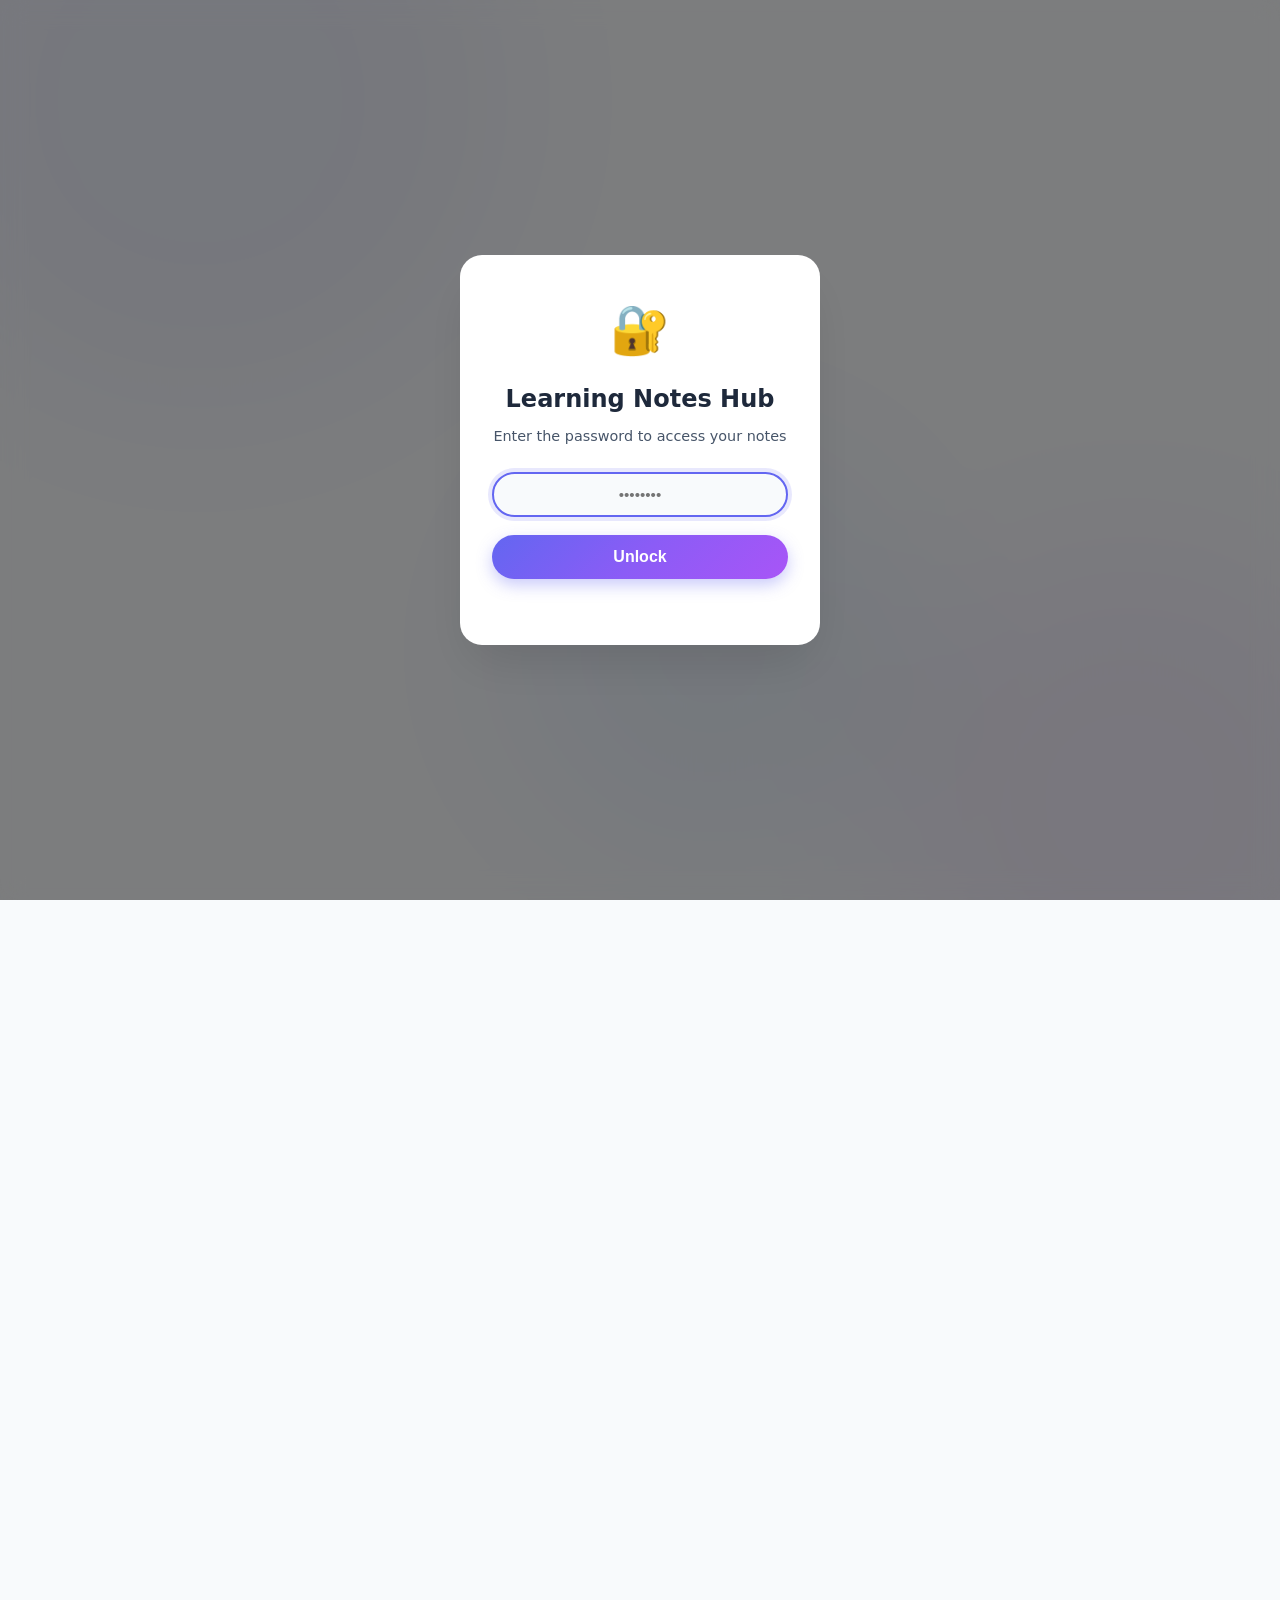
<file: index.html>
<!DOCTYPE html>
<html lang="en">
<head>
    <meta charset="UTF-8">
    <meta name="viewport" content="width=device-width, initial-scale=1.0">
    <title>📚 Learning Notes Hub | Secure Login</title>
    <style>
        :root {
            --bg: #f8fafc;
            --bg-card: #ffffff;
            --bg-sidebar: #ffffff;
            --text: #1e293b;
            --text-secondary: #475569;
            --text-muted: #94a3b8;
            --border: #e2e8f0;
            --shadow-sm: 0 1px 2px rgba(0,0,0,0.05), 0 1px 3px rgba(0,0,0,0.04);
            --shadow-md: 0 4px 12px rgba(0,0,0,0.06), 0 2px 6px rgba(0,0,0,0.04);
            --shadow-lg: 0 12px 28px rgba(0,0,0,0.08), 0 4px 12px rgba(0,0,0,0.04);
            --shadow-xl: 0 25px 50px -12px rgba(0,0,0,0.12);
            --accent: #6366f1;
            --accent-light: #818cf8;
            --accent-bg: #eef2ff;
            --accent-gradient: linear-gradient(135deg, #6366f1 0%, #8b5cf6 50%, #a855f7 100%);
            --radius-sm: 10px;
            --radius: 16px;
            --radius-lg: 22px;
            --radius-xl: 28px;
            --transition: 0.25s cubic-bezier(0.4, 0, 0.2, 1);
            --transition-smooth: 0.35s cubic-bezier(0.25, 0.8, 0.25, 1.2);
            --font: 'Inter', system-ui, -apple-system, 'Segoe UI', Roboto, sans-serif;
        }
        [data-theme="dark"] {
            --bg: #0f172a;
            --bg-card: #1e293b;
            --bg-sidebar: #1a2332;
            --text: #f1f5f9;
            --text-secondary: #cbd5e1;
            --text-muted: #64748b;
            --border: #334155;
            --shadow-sm: 0 1px 3px rgba(0,0,0,0.3);
            --shadow-md: 0 4px 16px rgba(0,0,0,0.35);
            --shadow-lg: 0 12px 30px rgba(0,0,0,0.4);
            --shadow-xl: 0 25px 55px rgba(0,0,0,0.45);
            --accent-bg: #1e1b4b;
        }

        * { box-sizing: border-box; margin: 0; padding: 0; }
        html { scroll-behavior: smooth; font-size: 16px; }
        body {
            font-family: var(--font);
            background: var(--bg);
            color: var(--text);
            line-height: 1.6;
            min-height: 100vh;
            transition: background 0.4s, color 0.4s;
            display: flex;
            flex-direction: column;
            overflow-x: hidden;
        }

        .bg-decoration {
            position: fixed; top:0; left:0; width:100%; height:100%; pointer-events: none; z-index:0; overflow: hidden;
        }
        .blob {
            position: absolute; border-radius: 50%; filter: blur(80px); opacity: 0.07;
            transition: opacity 0.4s; will-change: transform;
        }
        .blob-1 { width:600px; height:600px; background: var(--accent); top:-200px; left:-100px; animation: floatBlob 20s infinite alternate ease-in-out; }
        .blob-2 { width:500px; height:500px; background:#a855f7; bottom:-150px; right:-100px; animation: floatBlob 25s infinite alternate-reverse ease-in-out; }
        .blob-3 { width:400px; height:400px; background:#3b82f6; top:50%; left:40%; animation: floatBlob 30s infinite alternate ease-in-out; }
        @keyframes floatBlob {
            0% { transform: translate(0,0) scale(1); }
            100% { transform: translate(40px,-30px) scale(1.1); }
        }

        .login-overlay {
            position: fixed; inset: 0; background: rgba(0,0,0,0.5);
            backdrop-filter: blur(12px); -webkit-backdrop-filter: blur(12px);
            display: flex; align-items: center; justify-content: center;
            z-index: 1000; transition: opacity 0.4s, visibility 0.4s;
        }
        .login-overlay.hidden { opacity: 0; visibility: hidden; pointer-events: none; }
        .login-card {
            background: var(--bg-card); border-radius: var(--radius-lg);
            padding: 36px 32px; width: 360px; max-width: 90vw;
            box-shadow: var(--shadow-xl); text-align: center;
            animation: slideUp 0.5s cubic-bezier(0.22,0.61,0.36,1);
        }
        @keyframes slideUp {
            from { opacity: 0; transform: translateY(30px); }
            to { opacity: 1; transform: translateY(0); }
        }
        .login-logo { font-size: 3rem; margin-bottom: 12px; }
        .login-title { font-weight: 700; font-size: 1.5rem; margin-bottom: 6px; color: var(--text); }
        .login-subtitle { color: var(--text-secondary); font-size: 0.9rem; margin-bottom: 24px; }
        .login-input {
            width: 100%; padding: 12px 16px; border-radius: 50px;
            border: 2px solid var(--border); background: var(--bg);
            font-size: 0.95rem; color: var(--text); outline: none;
            transition: all var(--transition); text-align: center;
        }
        .login-input:focus { border-color: var(--accent); box-shadow: 0 0 0 4px rgba(99,102,241,0.15); }
        .login-btn {
            width: 100%; margin-top: 18px; padding: 13px;
            border-radius: 50px; border: none;
            background: var(--accent-gradient); color: white;
            font-weight: 700; font-size: 1rem; cursor: pointer;
            transition: all var(--transition); box-shadow: 0 6px 16px rgba(99,102,241,0.35);
        }
        .login-btn:hover { transform: translateY(-2px); box-shadow: 0 10px 22px rgba(99,102,241,0.45); }
        .login-error { color: #ef4444; font-size: 0.85rem; margin-top: 10px; min-height: 20px; transition: 0.2s; }

        .app-wrapper { display: flex; flex: 1; flex-direction: column; opacity: 0; transition: opacity 0.4s; }
        .app-wrapper.visible { opacity: 1; }

        .top-nav {
            position: sticky; top:0; z-index:100; background: var(--bg-card);
            border-bottom:1px solid var(--border); padding:0 28px; height:68px;
            display:flex; align-items:center; justify-content:space-between;
            backdrop-filter:blur(14px); -webkit-backdrop-filter:blur(14px);
            box-shadow:var(--shadow-sm); transition:all 0.4s;
        }
        @supports (backdrop-filter: blur(14px)) {
            .top-nav { background: color-mix(in srgb, var(--bg-card) 80%, transparent); }
        }
        .nav-brand { display:flex; align-items:center; gap:12px; font-weight:700; font-size:1.35rem; letter-spacing:-0.4px; color:var(--text); text-decoration:none; white-space:nowrap; }
        .logo-icon { width:44px; height:44px; border-radius:var(--radius-sm); background:var(--accent-gradient); display:flex; align-items:center; justify-content:center; font-size:1.4rem; color:white; box-shadow:0 6px 16px rgba(99,102,241,0.35); transition:transform 0.3s; }
        .nav-brand:hover .logo-icon { transform:scale(1.05) rotate(5deg); }
        .nav-actions { display:flex; align-items:center; gap:10px; }
        .icon-btn { width:42px; height:42px; border-radius:50%; border:2px solid var(--border); background:var(--bg-card); cursor:pointer; font-size:1.2rem; display:flex; align-items:center; justify-content:center; color:var(--text); transition:all var(--transition); flex-shrink:0; }
        .icon-btn:hover { border-color:var(--accent); background:var(--accent-bg); box-shadow:var(--shadow-md); transform:scale(1.05); }
        .theme-toggle .moon, .theme-toggle .sun { position:absolute; transition:opacity 0.3s, transform 0.3s; }
        .theme-toggle .sun { opacity:0; transform:rotate(90deg); }
        [data-theme="dark"] .theme-toggle .moon { opacity:0; transform:rotate(-90deg); }
        [data-theme="dark"] .theme-toggle .sun { opacity:1; transform:rotate(0deg); }
        .menu-btn { display:none; }

        .app-container { display:flex; flex:1; position:relative; z-index:1; }
        .sidebar-overlay { display:none; position:fixed; inset:0; background:rgba(0,0,0,0.4); z-index:48; backdrop-filter:blur(2px); }
        .sidebar-overlay.active { display:block; }

        .sidebar {
            width:270px; min-width:270px; background:var(--bg-sidebar);
            border-right:1px solid var(--border); padding:24px 14px;
            display:flex; flex-direction:column; gap:4px; overflow-y:auto;
            transition:all 0.4s; z-index:50; position:sticky;
            top:68px; height:calc(100vh - 68px); backdrop-filter:blur(12px);
        }
        .sidebar-label { font-size:0.7rem; text-transform:uppercase; letter-spacing:1.8px; color:var(--text-muted); padding:8px 14px 6px; font-weight:700; }
        .sidebar-link {
            display:flex; align-items:center; gap:10px; padding:11px 14px;
            border-radius:var(--radius-sm); text-decoration:none;
            color:var(--text-secondary); font-weight:500; font-size:0.9rem;
            transition:all var(--transition); cursor:pointer; border:none;
            background:transparent; width:100%; text-align:left; position:relative;
        }
        .sidebar-link:hover { background:var(--accent-bg); color:var(--accent); }
        .sidebar-link.active {
            background:var(--accent-bg); color:var(--accent);
            font-weight:600; box-shadow:inset 3px 0 0 var(--accent);
        }
        .cat-dot { width:10px; height:10px; border-radius:50%; flex-shrink:0; }
        .sidebar-link .badge { margin-left:auto; background:var(--border); color:var(--text-secondary); font-size:0.7rem; padding:2px 9px; border-radius:20px; font-weight:600; transition:all var(--transition); }
        .sidebar-link.active .badge { background:var(--accent); color:white; }

        .main-content { flex:1; padding:32px 36px 40px; overflow-y:auto; max-width:100%; position:relative; }
        .search-wrapper { position:relative; max-width:540px; margin-bottom:32px; }
        .search-input {
            width:100%; padding:14px 20px 14px 48px; border-radius:60px;
            border:2px solid var(--border); background:var(--bg-card);
            font-size:0.95rem; color:var(--text); transition:all var(--transition-smooth);
            outline:none; box-shadow:var(--shadow-sm);
        }
        .search-input:focus { border-color:var(--accent); box-shadow:0 0 0 5px rgba(99,102,241,0.12), var(--shadow-md); transform:scale(1.01); }
        .search-input::placeholder { color:var(--text-muted); }
        .search-icon { position:absolute; left:18px; top:50%; transform:translateY(-50%); font-size:1.1rem; color:var(--text-muted); transition:color 0.3s; pointer-events:none; }
        .search-input:focus ~ .search-icon { color:var(--accent); }
        .search-clear { position:absolute; right:15px; top:50%; transform:translateY(-50%); background:var(--border); border:none; width:28px; height:28px; border-radius:50%; cursor:pointer; font-size:0.85rem; color:var(--text-secondary); display:none; align-items:center; justify-content:center; transition:all 0.2s; }
        .search-clear.visible { display:flex; }
        .search-clear:hover { background:#ef4444; color:white; }

        .section-header { display:flex; align-items:baseline; gap:14px; margin-bottom:22px; flex-wrap:wrap; }
        .section-title { font-size:1.55rem; font-weight:700; letter-spacing:-0.5px; }
        .section-count { font-size:0.8rem; color:var(--text-muted); background:var(--border); padding:3px 12px; border-radius:24px; font-weight:600; }

        .notes-grid { display:grid; grid-template-columns:repeat(auto-fill, minmax(300px,1fr)); gap:20px; margin-bottom:30px; }

        .note-card {
            background:var(--bg-card); border-radius:var(--radius);
            padding:24px 20px 20px; border:1px solid var(--border);
            box-shadow:var(--shadow-sm); transition:all var(--transition-smooth);
            cursor:pointer; text-decoration:none; color:inherit;
            display:flex; flex-direction:column; gap:14px;
            position:relative; overflow:hidden;
            animation:cardEntry 0.5s cubic-bezier(0.22,0.61,0.36,1) forwards;
            opacity:0; transform:translateY(20px) scale(0.97);
        }
        @keyframes cardEntry { to { opacity:1; transform:translateY(0) scale(1); } }
        .note-card::before { content:''; position:absolute; top:0; left:0; right:0; height:5px; border-radius:var(--radius) var(--radius) 0 0; transition:height 0.35s; }
        .note-card:hover { box-shadow:var(--shadow-xl); transform:translateY(-6px) scale(1.02); border-color:transparent; }
        .note-card:hover::before { height:8px; }
        .note-card:active { transform:scale(0.98); transition:0.1s; }
        .card-arrow { position:absolute; top:20px; right:20px; font-size:0.9rem; color:var(--text-muted); opacity:0; transform:translateX(-10px); transition:all 0.35s; }
        .note-card:hover .card-arrow { opacity:1; transform:translateX(0); }
        .card-icon-row { display:flex; align-items:center; gap:12px; }
        .card-icon { width:44px; height:44px; border-radius:var(--radius-sm); display:flex; align-items:center; justify-content:center; font-size:1.3rem; flex-shrink:0; }
        .card-title { font-weight:700; font-size:1.05rem; letter-spacing:-0.2px; }
        .card-desc { font-size:0.88rem; color:var(--text-secondary); line-height:1.5; flex:1; }
        .card-tags { display:flex; flex-wrap:wrap; gap:6px; }
        .tag { font-size:0.7rem; padding:5px 10px; border-radius:24px; font-weight:600; letter-spacing:0.2px; background:var(--accent-bg); color:var(--accent); }
        .card-meta { font-size:0.75rem; color:var(--text-muted); display:flex; align-items:center; gap:6px; }

        .no-results { display:none; text-align:center; padding:50px; color:var(--text-muted); }
        .no-results.visible { display:block; }

        .app-footer { text-align:center; padding:18px 24px; font-size:0.8rem; color:var(--text-muted); border-top:1px solid var(--border); background:var(--bg-card); z-index:2; }

        @media (max-width:900px) {
            .sidebar { position:fixed; left:-290px; top:68px; height:calc(100vh - 68px); width:280px; min-width:280px; z-index:99; box-shadow:var(--shadow-xl); }
            .sidebar.open { left:0; }
            .menu-btn { display:flex; }
            .main-content { padding:20px 16px; }
            .notes-grid { grid-template-columns:repeat(auto-fill, minmax(260px,1fr)); gap:14px; }
            .nav-brand { font-size:1.15rem; }
            .logo-icon { width:38px; height:38px; font-size:1.2rem; }
        }
        @media (max-width:500px) {
            .notes-grid { grid-template-columns:1fr; }
            .note-card { padding:18px 14px; }
        }
    </style>
</head>
<body>
    <div class="bg-decoration">
        <div class="blob blob-1"></div>
        <div class="blob blob-2"></div>
        <div class="blob blob-3"></div>
    </div>

    <!-- LOGIN OVERLAY -->
    <div class="login-overlay" id="loginOverlay">
        <div class="login-card">
            <div class="login-logo">🔐</div>
            <h2 class="login-title">Learning Notes Hub</h2>
            <p class="login-subtitle">Enter the password to access your notes</p>
            <input type="password" class="login-input" id="passwordInput" placeholder="••••••••" autocomplete="off" />
            <button class="login-btn" id="loginBtn">Unlock</button>
            <div class="login-error" id="loginError"></div>
        </div>
    </div>

    <!-- MAIN APP -->
    <div class="app-wrapper" id="appWrapper">
        <nav class="top-nav">
            <a href="#" class="nav-brand">
                <span class="logo-icon">📚</span>
                <span>Learning Notes Hub</span>
            </a>
            <div class="nav-actions">
                <button class="icon-btn" id="logoutBtn" title="Logout">🚪</button>
                <button class="icon-btn theme-toggle" id="themeToggle" aria-label="Toggle theme">
                    <span class="moon">🌙</span>
                    <span class="sun">☀️</span>
                </button>
                <button class="icon-btn menu-btn" id="menuBtn">☰</button>
            </div>
        </nav>

        <div class="sidebar-overlay" id="sidebarOverlay"></div>

        <div class="app-container">
            <aside class="sidebar" id="sidebar">
                <span class="sidebar-label">📂 Categories</span>
            </aside>

            <main class="main-content" id="mainContent">
                <div class="search-wrapper">
                    <span class="search-icon">🔍</span>
                    <input type="text" class="search-input" id="searchInput" placeholder="Search notes (title, tag, description)..." aria-label="Search notes">
                    <button class="search-clear" id="searchClear" aria-label="Clear">✕</button>
                </div>
                <div class="section-header">
                    <h2 class="section-title" id="sectionTitle">📋 All Notes</h2>
                    <span class="section-count" id="sectionCount">0 notes</span>
                </div>
                <div class="notes-grid" id="notesGrid"></div>
                <div class="no-results" id="noResults">
                    <div style="font-size:3rem; margin-bottom:12px;">🔎</div>
                    <h3>No matching notes</h3>
                    <p>Try another search or category.</p>
                </div>
            </main>
        </div>

        <footer class="app-footer">
            <p>📚 <strong>Learning Notes Hub</strong> — your knowledge, beautifully organized.</p>
        </footer>
    </div>

    <script>
        (function() {
            // ========== AUTHENTICATION CONFIGURATION ==========
            // 🔐 Current password: notes123
            //    To change it, replace PASSWORD_HASH with the SHA‑256 of your new password.
            //    Use the browser console: crypto.subtle.digest('SHA-256', new TextEncoder().encode('your_password'))
            //      .then(hash => Array.from(new Uint8Array(hash)).map(b => b.toString(16).padStart(2,'0')).join(''))
            const PASSWORD_HASH = '717e5bbdad33ca4d119b7cf28fd6fa3317fd1bb2cbd108b54d0abb254392460f'; // hash for "notes123"
            const SESSION_KEY = 'notesHubAuthenticated';

            // ========== NOTES DATA (Updated Topics) ==========
            const notesData = [
                { id:1, title:'Selenium WebDriver Basics', desc:'Setting up WebDriver, browser commands, locating elements, first script.', category:'selenium', icon:'🌐', link:'notes/selenium-webdriver-basics.html', date:'2024-01-10', tags:['webdriver','browser','locators'] },
                { id:2, title:'Selenium Locators Deep Dive', desc:'ID, name, XPath, CSS selectors, relative locators, best practices.', category:'selenium', icon:'🔍', link:'notes/selenium-locators.html', date:'2024-02-15', tags:['xpath','css','selectors'] },
                { id:3, title:'Handling Web Elements with Selenium', desc:'Checkboxes, radio buttons, dropdowns, alerts, frames, waits.', category:'selenium', icon:'🖱️', link:'notes/selenium-web-elements.html', date:'2024-03-20', tags:['waits','alerts','frames'] },
                { id:4, title:'Selenium Grid & Parallel Testing', desc:'Setting up Grid, running tests in parallel, configuration, scaling.', category:'selenium', icon:'⚡', link:'notes/selenium-grid.html', date:'2024-04-12', tags:['grid','parallel','hub'] },
                { id:5, title:'Java Fundamentals for Testers', desc:'OOP concepts, data types, control flow, exception handling.', category:'java', icon:'☕', link:'notes/java-fundamentals.html', date:'2024-01-05', tags:['oop','basics','syntax'] },
                { id:6, title:'Java Collections Framework', desc:'Lists, sets, maps, iterators, sorting, and common use in automation.', category:'java', icon:'🗃️', link:'notes/java-collections.html', date:'2024-02-18', tags:['arraylist','hashmap','streams'] },
                { id:7, title:'Java File Handling & I/O', desc:'Reading/writing files, properties files, Excel/CSV parsing for test data.', category:'java', icon:'📄', link:'notes/java-file-io.html', date:'2024-04-02', tags:['io','properties','csv'] },
                { id:8, title:'Unix/Linux Commands for QA', desc:'Navigating file system, permissions, process management, grep, awk, sed.', category:'unix', icon:'🐧', link:'notes/unix-commands-qa.html', date:'2024-03-01', tags:['bash','shell','scripting'] },
                { id:9, title:'Shell Scripting for Automation', desc:'Writing .sh scripts, variables, loops, cron jobs, error handling.', category:'unix', icon:'📜', link:'notes/shell-scripting.html', date:'2024-04-10', tags:['bash','automation','cron'] },
                { id:10, title:'DevOps Culture & Practices', desc:'CI/CD principles, collaboration, tools overview, monitoring.', category:'devops', icon:'🔄', link:'notes/devops-culture.html', date:'2024-01-28', tags:['ci/cd','agile','collaboration'] },
                { id:11, title:'CI/CD with Jenkins', desc:'Pipeline as code, job creation, integration with Git, automated builds.', category:'devops', icon:'🔧', link:'notes/jenkins-cicd.html', date:'2024-03-12', tags:['jenkins','pipeline','groovy'] },
                { id:12, title:'Docker for Test Environments', desc:'Containerization, Dockerfile, docker-compose, running Selenium in containers.', category:'devops', icon:'🐳', link:'notes/docker-test-env.html', date:'2024-05-06', tags:['docker','containers','grid'] },
                { id:13, title:'Introduction to API Testing', desc:'REST vs SOAP, HTTP methods, status codes, Postman basics.', category:'api-testing', icon:'🔗', link:'notes/api-testing-intro.html', date:'2024-02-05', tags:['rest','http','postman'] },
                { id:14, title:'API Test Automation with REST Assured', desc:'Setting up REST Assured, request/response validation, JSON/XML parsing.', category:'api-testing', icon:'🧪', link:'notes/rest-assured.html', date:'2024-04-22', tags:['restassured','java','json'] },
                { id:15, title:'Advanced API Testing Techniques', desc:'Authentication, OAuth2, chaining requests, schema validation.', category:'api-testing', icon:'🔐', link:'notes/api-advanced.html', date:'2024-06-01', tags:['oauth','schema','headers'] },
                { id:16, title:'Testing Fundamentals', desc:'SDLC, STLC, test levels, test types, black-box vs white-box.', category:'testing-basics', icon:'📋', link:'notes/testing-fundamentals.html', date:'2024-01-15', tags:['sdlc','stlc','types'] },
                { id:17, title:'Test Case Design Techniques', desc:'Equivalence partitioning, boundary value analysis, decision tables.', category:'testing-basics', icon:'✏️', link:'notes/test-design.html', date:'2024-03-08', tags:['testcase','bva','ecp'] },
                { id:18, title:'Defect Life Cycle & Management', desc:'Bug reporting, severity vs priority, JIRA workflow, root cause analysis.', category:'testing-basics', icon:'🐞', link:'notes/defect-management.html', date:'2024-05-20', tags:['bug','jira','severity'] },
                { id:5, title:'Java Notes By Pawan Kumar Part 1', category:'java', icon:'☕', link:'PawanKumarPart1.html', tags:['oop','basics','syntax'] },
                { id:5, title:'Java Notes By Pawan Kumar Part 2', category:'java', icon:'☕', link:'PawanKumarPart2.html', tags:['oop','basics','syntax'] },
                { id:19, title:'Selenium Basics Tentative notes', category:'selenium', icon:'🌐', link:'SeleniumBasicsPart1.html',tags:['webdriver','browser','locators'] },
                { id:20, title:'Selenium Locators Tentative notes', category:'selenium', icon:'🌐', link:'SeleniumBasicsPart2.html',tags:['webdriver','browser','locators'] },
                
            ];

            const categoryColors = {
                selenium:        { dot:'#10b981', cardAccent:'accent-green', iconBg:'green' },
                java:            { dot:'#f59e0b', cardAccent:'accent-amber', iconBg:'amber' },
                unix:            { dot:'#3b82f6', cardAccent:'accent-blue', iconBg:'blue' },
                devops:          { dot:'#8b5cf6', cardAccent:'accent-purple', iconBg:'purple' },
                'api-testing':   { dot:'#ec4899', cardAccent:'accent-pink', iconBg:'pink' },
                'testing-basics':{ dot:'#ef4444', cardAccent:'accent-red', iconBg:'red' }
            };

            // ========== DOM REFS ==========
            const loginOverlay = document.getElementById('loginOverlay');
            const passwordInput = document.getElementById('passwordInput');
            const loginBtn = document.getElementById('loginBtn');
            const loginError = document.getElementById('loginError');
            const appWrapper = document.getElementById('appWrapper');
            const logoutBtn = document.getElementById('logoutBtn');
            const sidebar = document.getElementById('sidebar');
            const notesGrid = document.getElementById('notesGrid');
            const searchInput = document.getElementById('searchInput');
            const searchClear = document.getElementById('searchClear');
            const noResults = document.getElementById('noResults');
            const sectionTitle = document.getElementById('sectionTitle');
            const sectionCount = document.getElementById('sectionCount');
            const themeToggle = document.getElementById('themeToggle');
            const menuBtn = document.getElementById('menuBtn');
            const sidebarOverlay = document.getElementById('sidebarOverlay');

            let activeCategory = 'all';
            let searchQuery = '';

            // ========== AUTH LOGIC ==========
            async function sha256(message) {
                const msgBuffer = new TextEncoder().encode(message);
                const hashBuffer = await crypto.subtle.digest('SHA-256', msgBuffer);
                const hashArray = Array.from(new Uint8Array(hashBuffer));
                return hashArray.map(b => b.toString(16).padStart(2, '0')).join('');
            }

            async function checkPassword(password) {
                const hash = await sha256(password);
                return hash === PASSWORD_HASH;
            }

            function showApp() {
                loginOverlay.classList.add('hidden');
                appWrapper.classList.add('visible');
                sessionStorage.setItem(SESSION_KEY, 'true');
                setTimeout(() => searchInput.focus(), 100);
            }

            function showLogin() {
                loginOverlay.classList.remove('hidden');
                appWrapper.classList.remove('visible');
                sessionStorage.removeItem(SESSION_KEY);
                passwordInput.value = '';
                loginError.textContent = '';
                passwordInput.focus();
            }

            loginBtn.addEventListener('click', async () => {
                const password = passwordInput.value.trim();
                if (!password) {
                    loginError.textContent = 'Please enter a password.';
                    return;
                }
                const valid = await checkPassword(password);
                if (valid) {
                    showApp();
                } else {
                    loginError.textContent = 'Incorrect password. Try again.';
                    passwordInput.value = '';
                    passwordInput.focus();
                }
            });

            passwordInput.addEventListener('keypress', (e) => {
                if (e.key === 'Enter') loginBtn.click();
            });

            logoutBtn.addEventListener('click', showLogin);

            if (sessionStorage.getItem(SESSION_KEY) === 'true') {
                showApp();
            } else {
                loginOverlay.classList.remove('hidden');
                passwordInput.focus();
            }

            // ========== BUILD SIDEBAR ==========
            function buildSidebar() {
                const label = sidebar.querySelector('.sidebar-label');
                sidebar.innerHTML = '';
                sidebar.appendChild(label);

                const allBtn = document.createElement('button');
                allBtn.className = 'sidebar-link active';
                allBtn.setAttribute('data-category', 'all');
                allBtn.innerHTML = `<span>📋</span> All Notes <span class="badge">${notesData.length}</span>`;
                sidebar.appendChild(allBtn);

                const catMap = new Map();
                notesData.forEach(note => {
                    if (!catMap.has(note.category)) catMap.set(note.category, 0);
                    catMap.set(note.category, catMap.get(note.category) + 1);
                });

                catMap.forEach((count, cat) => {
                    const colors = categoryColors[cat] || { dot:'#94a3b8' };
                    const btn = document.createElement('button');
                    btn.className = 'sidebar-link';
                    btn.setAttribute('data-category', cat);
                    btn.innerHTML = `
                        <span class="cat-dot" style="background:${colors.dot};"></span>
                        ${cat.charAt(0).toUpperCase() + cat.slice(1).replace('-',' ')}
                        <span class="badge">${count}</span>
                    `;
                    sidebar.appendChild(btn);
                });

                const quickLabel = document.createElement('span');
                quickLabel.className = 'sidebar-label';
                quickLabel.style.marginTop = '14px';
                quickLabel.textContent = '🔗 Quick Links';
                sidebar.appendChild(quickLabel);
                ['⭐ Starred Notes', '🕐 Recently Viewed', '📝 Add New Note'].forEach(text => {
                    const link = document.createElement('a');
                    link.href = '#';
                    link.className = 'sidebar-link';
                    link.style.fontSize = '0.84rem';
                    link.textContent = text;
                    sidebar.appendChild(link);
                });

                document.querySelectorAll('.sidebar-link[data-category]').forEach(btn => {
                    btn.addEventListener('click', function() {
                        document.querySelectorAll('.sidebar-link[data-category]').forEach(b => b.classList.remove('active'));
                        this.classList.add('active');
                        activeCategory = this.getAttribute('data-category');
                        renderNotes();
                        if (window.innerWidth <= 900) closeSidebar();
                        document.getElementById('mainContent').scrollTop = 0;
                    });
                });
            }

            // ========== RENDER NOTES ==========
            function renderNotes() {
                let filtered = notesData;
                if (activeCategory !== 'all') filtered = filtered.filter(n => n.category === activeCategory);
                if (searchQuery.trim()) {
                    const q = searchQuery.trim().toLowerCase();
                    filtered = filtered.filter(n =>
                        n.title.toLowerCase().includes(q) ||
                        n.desc.toLowerCase().includes(q) ||
                        n.tags.some(t => t.toLowerCase().includes(q)) ||
                        n.category.toLowerCase().includes(q)
                    );
                }

                notesGrid.innerHTML = '';
                if (filtered.length === 0) {
                    noResults.classList.add('visible');
                    sectionCount.textContent = '0 notes';
                } else {
                    noResults.classList.remove('visible');
                    sectionCount.textContent = `${filtered.length} note${filtered.length>1?'s':''}`;
                    filtered.forEach((note, index) => {
                        const colors = categoryColors[note.category] || { cardAccent:'accent-indigo', iconBg:'indigo' };
                        const card = document.createElement('a');
                        card.className = `note-card ${colors.cardAccent}`;
                        card.href = note.link;
                        card.target = '_blank';
                        card.rel = 'noopener';
                        card.style.animationDelay = `${index * 0.04}s`;
                        card.innerHTML = `
                            <span class="card-arrow">↗</span>
                            <div class="card-icon-row">
                                <span class="card-icon ${colors.iconBg}" style="background: var(--${colors.iconBg}-bg); color: var(--${colors.iconBg});">${note.icon}</span>
                                <span class="card-title">${escapeHTML(note.title)}</span>
                            </div>
                            <p class="card-desc">${escapeHTML(note.desc)}</p>
                            <div class="card-tags">
                                ${note.tags.map(tag => `<span class="tag">#${escapeHTML(tag)}</span>`).join('')}
                            </div>
                            <span class="card-meta">📅 ${note.date}</span>
                        `;
                        notesGrid.appendChild(card);
                    });
                }

                const emojiMap = {
                    selenium: '🌐',
                    java: '☕',
                    unix: '🐧',
                    devops: '🔄',
                    'api-testing': '🔗',
                    'testing-basics': '📋'
                };
                sectionTitle.textContent = activeCategory === 'all' ? '📋 All Notes' : `${emojiMap[activeCategory] || '📌'} ${activeCategory.charAt(0).toUpperCase() + activeCategory.slice(1).replace('-',' ')} Notes`;
                updateBadgeCounts();
            }

            function updateBadgeCounts() {
                const allBadge = document.querySelector('.sidebar-link[data-category="all"] .badge');
                if (allBadge) allBadge.textContent = notesData.length;
                const catCounts = new Map();
                notesData.forEach(n => catCounts.set(n.category, (catCounts.get(n.category)||0)+1));
                document.querySelectorAll('.sidebar-link[data-category]').forEach(btn => {
                    const cat = btn.getAttribute('data-category');
                    if (cat === 'all') return;
                    const badge = btn.querySelector('.badge');
                    if (badge) badge.textContent = catCounts.get(cat) || 0;
                });
            }

            function escapeHTML(str) { const d = document.createElement('div'); d.textContent = str; return d.innerHTML; }

            searchInput.addEventListener('input', function() {
                searchQuery = this.value;
                searchClear.classList.toggle('visible', !!searchQuery.trim());
                renderNotes();
            });
            searchClear.addEventListener('click', ()=>{
                searchInput.value=''; searchQuery=''; searchClear.classList.remove('visible'); renderNotes(); searchInput.focus();
            });

            const setTheme = (theme) => {
                document.documentElement.setAttribute('data-theme', theme);
                localStorage.setItem('notesHubTheme', theme);
            };
            setTheme(localStorage.getItem('notesHubTheme') || 'light');
            themeToggle.addEventListener('click', ()=>{
                const current = document.documentElement.getAttribute('data-theme');
                setTheme(current === 'dark' ? 'light' : 'dark');
            });

            function openSidebar() { sidebar.classList.add('open'); sidebarOverlay.classList.add('active'); document.body.style.overflow='hidden'; }
            function closeSidebar() { sidebar.classList.remove('open'); sidebarOverlay.classList.remove('active'); document.body.style.overflow=''; }
            menuBtn.addEventListener('click', ()=> sidebar.classList.contains('open') ? closeSidebar() : openSidebar());
            sidebarOverlay.addEventListener('click', closeSidebar);
            document.addEventListener('keydown', (e)=>{
                if (e.key === 'Escape' && sidebar.classList.contains('open')) closeSidebar();
                if ((e.ctrlKey && e.key === 'k') || (e.key === '/' && document.activeElement !== searchInput)) {
                    e.preventDefault(); searchInput.focus();
                }
            });
            window.addEventListener('resize', ()=>{ if (window.innerWidth > 900) closeSidebar(); });

            buildSidebar();
            renderNotes();
            document.querySelector(`.sidebar-link[data-category="${activeCategory}"]`)?.classList.add('active');
        })();
    </script>
</body>
</html>
</file>
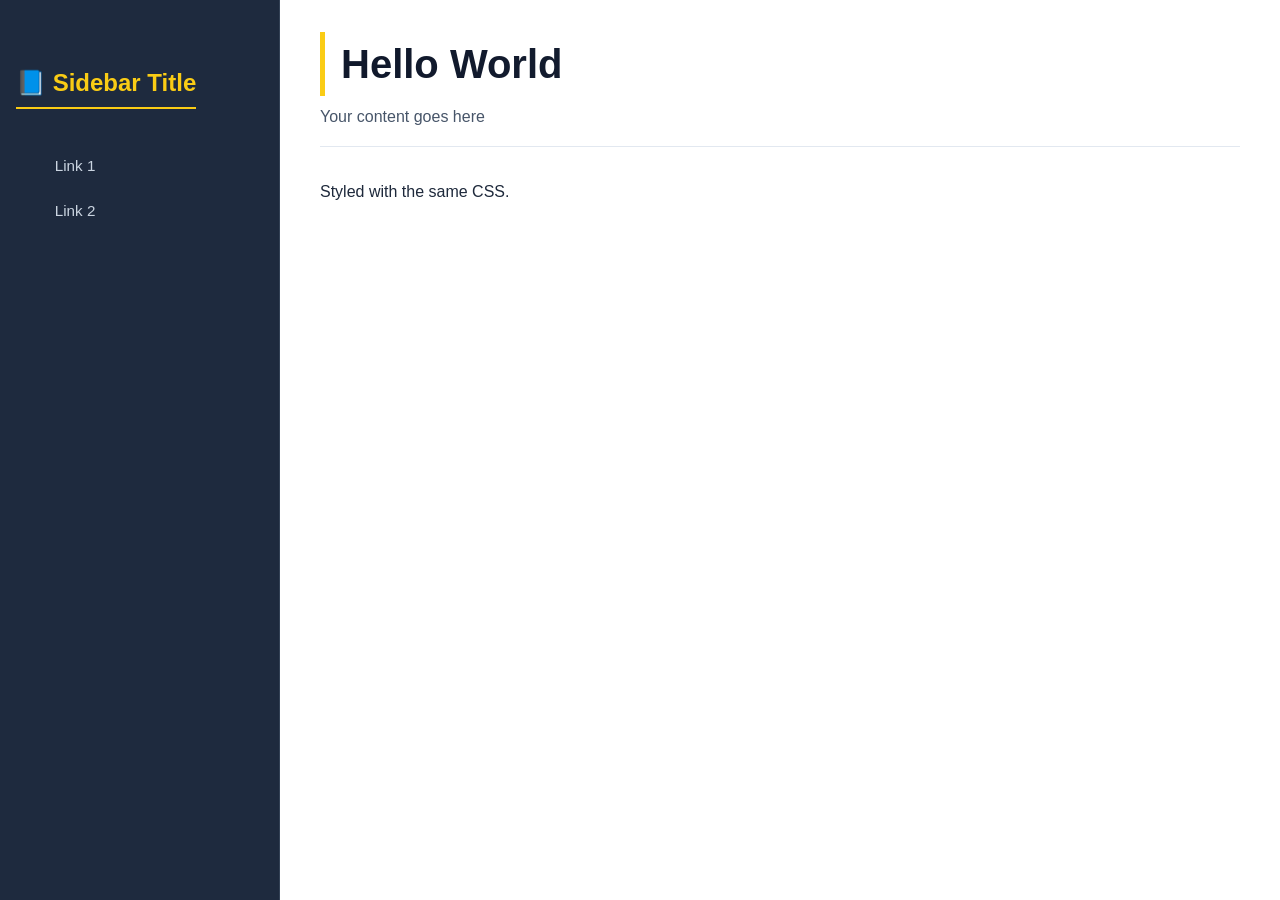
<file: deepseek_html_20260602_417289.html>
<!DOCTYPE html>
<html lang="en">
<head>
    <meta charset="UTF-8">
    <meta name="viewport" content="width=device-width, initial-scale=1.0">
    <title>My Page</title>
    <link rel="stylesheet" href="styles.css">
</head>
<body>
    <div class="container">
        <aside class="sidebar">
            <h2>📘 Sidebar Title</h2>
            <nav>
                <ul>
                    <li><a href="#">Link 1</a></li>
                    <li><a href="#">Link 2</a></li>
                </ul>
            </nav>
        </aside>
        <main class="main-content">
            <h1>Hello World</h1>
            <div class="subhead">Your content goes here</div>
            <p>Styled with the same CSS.</p>
        </main>
    </div>
</body>
</html>
</file>
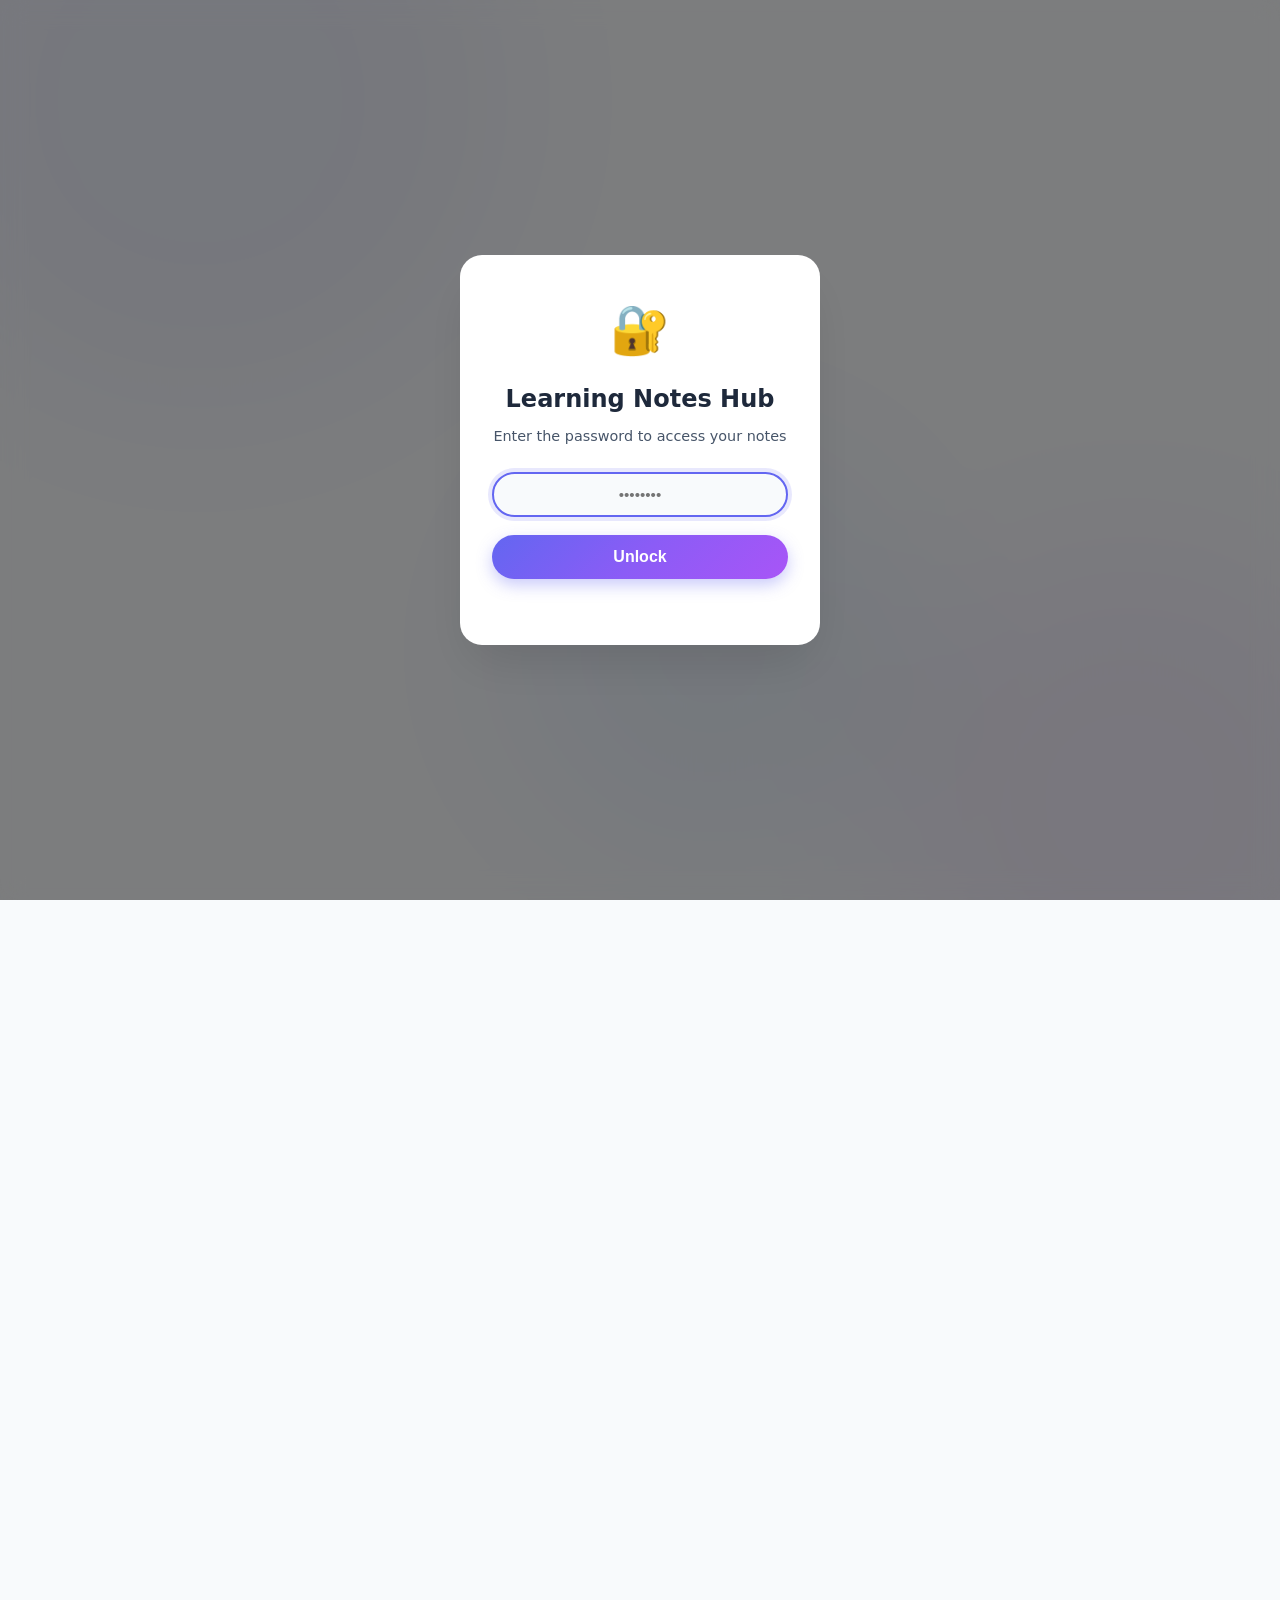
<file: Demo.html>
<!DOCTYPE html>
<html lang="en">
<head>
    <meta charset="UTF-8">
    <meta name="viewport" content="width=device-width, initial-scale=1.0">
    <title>📚 Learning Notes Hub | Secure Login</title>
    <style>
        :root {
            --bg: #f8fafc;
            --bg-card: #ffffff;
            --bg-sidebar: #ffffff;
            --text: #1e293b;
            --text-secondary: #475569;
            --text-muted: #94a3b8;
            --border: #e2e8f0;
            --shadow-sm: 0 1px 2px rgba(0,0,0,0.05), 0 1px 3px rgba(0,0,0,0.04);
            --shadow-md: 0 4px 12px rgba(0,0,0,0.06), 0 2px 6px rgba(0,0,0,0.04);
            --shadow-lg: 0 12px 28px rgba(0,0,0,0.08), 0 4px 12px rgba(0,0,0,0.04);
            --shadow-xl: 0 25px 50px -12px rgba(0,0,0,0.12);
            --accent: #6366f1;
            --accent-light: #818cf8;
            --accent-bg: #eef2ff;
            --accent-gradient: linear-gradient(135deg, #6366f1 0%, #8b5cf6 50%, #a855f7 100%);
            --radius-sm: 10px;
            --radius: 16px;
            --radius-lg: 22px;
            --radius-xl: 28px;
            --transition: 0.25s cubic-bezier(0.4, 0, 0.2, 1);
            --transition-smooth: 0.35s cubic-bezier(0.25, 0.8, 0.25, 1.2);
            --font: 'Inter', system-ui, -apple-system, 'Segoe UI', Roboto, sans-serif;
        }
        [data-theme="dark"] {
            --bg: #0f172a;
            --bg-card: #1e293b;
            --bg-sidebar: #1a2332;
            --text: #f1f5f9;
            --text-secondary: #cbd5e1;
            --text-muted: #64748b;
            --border: #334155;
            --shadow-sm: 0 1px 3px rgba(0,0,0,0.3);
            --shadow-md: 0 4px 16px rgba(0,0,0,0.35);
            --shadow-lg: 0 12px 30px rgba(0,0,0,0.4);
            --shadow-xl: 0 25px 55px rgba(0,0,0,0.45);
            --accent-bg: #1e1b4b;
        }

        * { box-sizing: border-box; margin: 0; padding: 0; }
        html { scroll-behavior: smooth; font-size: 16px; }
        body {
            font-family: var(--font);
            background: var(--bg);
            color: var(--text);
            line-height: 1.6;
            min-height: 100vh;
            transition: background 0.4s, color 0.4s;
            display: flex;
            flex-direction: column;
            overflow-x: hidden;
        }

        .bg-decoration {
            position: fixed; top:0; left:0; width:100%; height:100%; pointer-events: none; z-index:0; overflow: hidden;
        }
        .blob {
            position: absolute; border-radius: 50%; filter: blur(80px); opacity: 0.07;
            transition: opacity 0.4s; will-change: transform;
        }
        .blob-1 { width:600px; height:600px; background: var(--accent); top:-200px; left:-100px; animation: floatBlob 20s infinite alternate ease-in-out; }
        .blob-2 { width:500px; height:500px; background:#a855f7; bottom:-150px; right:-100px; animation: floatBlob 25s infinite alternate-reverse ease-in-out; }
        .blob-3 { width:400px; height:400px; background:#3b82f6; top:50%; left:40%; animation: floatBlob 30s infinite alternate ease-in-out; }
        @keyframes floatBlob {
            0% { transform: translate(0,0) scale(1); }
            100% { transform: translate(40px,-30px) scale(1.1); }
        }

        .login-overlay {
            position: fixed; inset: 0; background: rgba(0,0,0,0.5);
            backdrop-filter: blur(12px); -webkit-backdrop-filter: blur(12px);
            display: flex; align-items: center; justify-content: center;
            z-index: 1000; transition: opacity 0.4s, visibility 0.4s;
        }
        .login-overlay.hidden { opacity: 0; visibility: hidden; pointer-events: none; }
        .login-card {
            background: var(--bg-card); border-radius: var(--radius-lg);
            padding: 36px 32px; width: 360px; max-width: 90vw;
            box-shadow: var(--shadow-xl); text-align: center;
            animation: slideUp 0.5s cubic-bezier(0.22,0.61,0.36,1);
        }
        @keyframes slideUp {
            from { opacity: 0; transform: translateY(30px); }
            to { opacity: 1; transform: translateY(0); }
        }
        .login-logo { font-size: 3rem; margin-bottom: 12px; }
        .login-title { font-weight: 700; font-size: 1.5rem; margin-bottom: 6px; color: var(--text); }
        .login-subtitle { color: var(--text-secondary); font-size: 0.9rem; margin-bottom: 24px; }
        .login-input {
            width: 100%; padding: 12px 16px; border-radius: 50px;
            border: 2px solid var(--border); background: var(--bg);
            font-size: 0.95rem; color: var(--text); outline: none;
            transition: all var(--transition); text-align: center;
        }
        .login-input:focus { border-color: var(--accent); box-shadow: 0 0 0 4px rgba(99,102,241,0.15); }
        .login-btn {
            width: 100%; margin-top: 18px; padding: 13px;
            border-radius: 50px; border: none;
            background: var(--accent-gradient); color: white;
            font-weight: 700; font-size: 1rem; cursor: pointer;
            transition: all var(--transition); box-shadow: 0 6px 16px rgba(99,102,241,0.35);
        }
        .login-btn:hover { transform: translateY(-2px); box-shadow: 0 10px 22px rgba(99,102,241,0.45); }
        .login-error { color: #ef4444; font-size: 0.85rem; margin-top: 10px; min-height: 20px; transition: 0.2s; }

        .app-wrapper { display: flex; flex: 1; flex-direction: column; opacity: 0; transition: opacity 0.4s; }
        .app-wrapper.visible { opacity: 1; }

        .top-nav {
            position: sticky; top:0; z-index:100; background: var(--bg-card);
            border-bottom:1px solid var(--border); padding:0 28px; height:68px;
            display:flex; align-items:center; justify-content:space-between;
            backdrop-filter:blur(14px); -webkit-backdrop-filter:blur(14px);
            box-shadow:var(--shadow-sm); transition:all 0.4s;
        }
        @supports (backdrop-filter: blur(14px)) {
            .top-nav { background: color-mix(in srgb, var(--bg-card) 80%, transparent); }
        }
        .nav-brand { display:flex; align-items:center; gap:12px; font-weight:700; font-size:1.35rem; letter-spacing:-0.4px; color:var(--text); text-decoration:none; white-space:nowrap; }
        .logo-icon { width:44px; height:44px; border-radius:var(--radius-sm); background:var(--accent-gradient); display:flex; align-items:center; justify-content:center; font-size:1.4rem; color:white; box-shadow:0 6px 16px rgba(99,102,241,0.35); transition:transform 0.3s; }
        .nav-brand:hover .logo-icon { transform:scale(1.05) rotate(5deg); }
        .nav-actions { display:flex; align-items:center; gap:10px; }
        .icon-btn { width:42px; height:42px; border-radius:50%; border:2px solid var(--border); background:var(--bg-card); cursor:pointer; font-size:1.2rem; display:flex; align-items:center; justify-content:center; color:var(--text); transition:all var(--transition); flex-shrink:0; }
        .icon-btn:hover { border-color:var(--accent); background:var(--accent-bg); box-shadow:var(--shadow-md); transform:scale(1.05); }
        .theme-toggle .moon, .theme-toggle .sun { position:absolute; transition:opacity 0.3s, transform 0.3s; }
        .theme-toggle .sun { opacity:0; transform:rotate(90deg); }
        [data-theme="dark"] .theme-toggle .moon { opacity:0; transform:rotate(-90deg); }
        [data-theme="dark"] .theme-toggle .sun { opacity:1; transform:rotate(0deg); }
        .menu-btn { display:none; }

        .app-container { display:flex; flex:1; position:relative; z-index:1; }
        .sidebar-overlay { display:none; position:fixed; inset:0; background:rgba(0,0,0,0.4); z-index:48; backdrop-filter:blur(2px); }
        .sidebar-overlay.active { display:block; }

        .sidebar {
            width:270px; min-width:270px; background:var(--bg-sidebar);
            border-right:1px solid var(--border); padding:24px 14px;
            display:flex; flex-direction:column; gap:4px; overflow-y:auto;
            transition:all 0.4s; z-index:50; position:sticky;
            top:68px; height:calc(100vh - 68px); backdrop-filter:blur(12px);
        }
        .sidebar-label { font-size:0.7rem; text-transform:uppercase; letter-spacing:1.8px; color:var(--text-muted); padding:8px 14px 6px; font-weight:700; }
        .sidebar-link {
            display:flex; align-items:center; gap:10px; padding:11px 14px;
            border-radius:var(--radius-sm); text-decoration:none;
            color:var(--text-secondary); font-weight:500; font-size:0.9rem;
            transition:all var(--transition); cursor:pointer; border:none;
            background:transparent; width:100%; text-align:left; position:relative;
        }
        .sidebar-link:hover { background:var(--accent-bg); color:var(--accent); }
        .sidebar-link.active {
            background:var(--accent-bg); color:var(--accent);
            font-weight:600; box-shadow:inset 3px 0 0 var(--accent);
        }
        .cat-dot { width:10px; height:10px; border-radius:50%; flex-shrink:0; }
        .sidebar-link .badge { margin-left:auto; background:var(--border); color:var(--text-secondary); font-size:0.7rem; padding:2px 9px; border-radius:20px; font-weight:600; transition:all var(--transition); }
        .sidebar-link.active .badge { background:var(--accent); color:white; }

        .main-content { flex:1; padding:32px 36px 40px; overflow-y:auto; max-width:100%; position:relative; }
        .search-wrapper { position:relative; max-width:540px; margin-bottom:32px; }
        .search-input {
            width:100%; padding:14px 20px 14px 48px; border-radius:60px;
            border:2px solid var(--border); background:var(--bg-card);
            font-size:0.95rem; color:var(--text); transition:all var(--transition-smooth);
            outline:none; box-shadow:var(--shadow-sm);
        }
        .search-input:focus { border-color:var(--accent); box-shadow:0 0 0 5px rgba(99,102,241,0.12), var(--shadow-md); transform:scale(1.01); }
        .search-input::placeholder { color:var(--text-muted); }
        .search-icon { position:absolute; left:18px; top:50%; transform:translateY(-50%); font-size:1.1rem; color:var(--text-muted); transition:color 0.3s; pointer-events:none; }
        .search-input:focus ~ .search-icon { color:var(--accent); }
        .search-clear { position:absolute; right:15px; top:50%; transform:translateY(-50%); background:var(--border); border:none; width:28px; height:28px; border-radius:50%; cursor:pointer; font-size:0.85rem; color:var(--text-secondary); display:none; align-items:center; justify-content:center; transition:all 0.2s; }
        .search-clear.visible { display:flex; }
        .search-clear:hover { background:#ef4444; color:white; }

        .section-header { display:flex; align-items:baseline; gap:14px; margin-bottom:22px; flex-wrap:wrap; }
        .section-title { font-size:1.55rem; font-weight:700; letter-spacing:-0.5px; }
        .section-count { font-size:0.8rem; color:var(--text-muted); background:var(--border); padding:3px 12px; border-radius:24px; font-weight:600; }

        .notes-grid { display:grid; grid-template-columns:repeat(auto-fill, minmax(300px,1fr)); gap:20px; margin-bottom:30px; }

        .note-card {
            background:var(--bg-card); border-radius:var(--radius);
            padding:24px 20px 20px; border:1px solid var(--border);
            box-shadow:var(--shadow-sm); transition:all var(--transition-smooth);
            cursor:pointer; text-decoration:none; color:inherit;
            display:flex; flex-direction:column; gap:14px;
            position:relative; overflow:hidden;
            animation:cardEntry 0.5s cubic-bezier(0.22,0.61,0.36,1) forwards;
            opacity:0; transform:translateY(20px) scale(0.97);
        }
        @keyframes cardEntry { to { opacity:1; transform:translateY(0) scale(1); } }
        .note-card::before { content:''; position:absolute; top:0; left:0; right:0; height:5px; border-radius:var(--radius) var(--radius) 0 0; transition:height 0.35s; }
        .note-card:hover { box-shadow:var(--shadow-xl); transform:translateY(-6px) scale(1.02); border-color:transparent; }
        .note-card:hover::before { height:8px; }
        .note-card:active { transform:scale(0.98); transition:0.1s; }
        .card-arrow { position:absolute; top:20px; right:20px; font-size:0.9rem; color:var(--text-muted); opacity:0; transform:translateX(-10px); transition:all 0.35s; }
        .note-card:hover .card-arrow { opacity:1; transform:translateX(0); }
        .card-icon-row { display:flex; align-items:center; gap:12px; }
        .card-icon { width:44px; height:44px; border-radius:var(--radius-sm); display:flex; align-items:center; justify-content:center; font-size:1.3rem; flex-shrink:0; }
        .card-title { font-weight:700; font-size:1.05rem; letter-spacing:-0.2px; }
        .card-desc { font-size:0.88rem; color:var(--text-secondary); line-height:1.5; flex:1; }
        .card-tags { display:flex; flex-wrap:wrap; gap:6px; }
        .tag { font-size:0.7rem; padding:5px 10px; border-radius:24px; font-weight:600; letter-spacing:0.2px; background:var(--accent-bg); color:var(--accent); }
        .card-meta { font-size:0.75rem; color:var(--text-muted); display:flex; align-items:center; gap:6px; }

        .no-results { display:none; text-align:center; padding:50px; color:var(--text-muted); }
        .no-results.visible { display:block; }

        .app-footer { text-align:center; padding:18px 24px; font-size:0.8rem; color:var(--text-muted); border-top:1px solid var(--border); background:var(--bg-card); z-index:2; }

        @media (max-width:900px) {
            .sidebar { position:fixed; left:-290px; top:68px; height:calc(100vh - 68px); width:280px; min-width:280px; z-index:99; box-shadow:var(--shadow-xl); }
            .sidebar.open { left:0; }
            .menu-btn { display:flex; }
            .main-content { padding:20px 16px; }
            .notes-grid { grid-template-columns:repeat(auto-fill, minmax(260px,1fr)); gap:14px; }
            .nav-brand { font-size:1.15rem; }
            .logo-icon { width:38px; height:38px; font-size:1.2rem; }
        }
        @media (max-width:500px) {
            .notes-grid { grid-template-columns:1fr; }
            .note-card { padding:18px 14px; }
        }
    </style>
</head>
<body>
    <div class="bg-decoration">
        <div class="blob blob-1"></div>
        <div class="blob blob-2"></div>
        <div class="blob blob-3"></div>
    </div>

    <!-- LOGIN OVERLAY -->
    <div class="login-overlay" id="loginOverlay">
        <div class="login-card">
            <div class="login-logo">🔐</div>
            <h2 class="login-title">Learning Notes Hub</h2>
            <p class="login-subtitle">Enter the password to access your notes</p>
            <input type="password" class="login-input" id="passwordInput" placeholder="••••••••" autocomplete="off" />
            <button class="login-btn" id="loginBtn">Unlock</button>
            <div class="login-error" id="loginError"></div>
        </div>
    </div>

    <!-- MAIN APP -->
    <div class="app-wrapper" id="appWrapper">
        <nav class="top-nav">
            <a href="#" class="nav-brand">
                <span class="logo-icon">📚</span>
                <span>Learning Notes Hub</span>
            </a>
            <div class="nav-actions">
                <button class="icon-btn" id="logoutBtn" title="Logout">🚪</button>
                <button class="icon-btn theme-toggle" id="themeToggle" aria-label="Toggle theme">
                    <span class="moon">🌙</span>
                    <span class="sun">☀️</span>
                </button>
                <button class="icon-btn menu-btn" id="menuBtn">☰</button>
            </div>
        </nav>

        <div class="sidebar-overlay" id="sidebarOverlay"></div>

        <div class="app-container">
            <aside class="sidebar" id="sidebar">
                <span class="sidebar-label">📂 Categories</span>
            </aside>

            <main class="main-content" id="mainContent">
                <div class="search-wrapper">
                    <span class="search-icon">🔍</span>
                    <input type="text" class="search-input" id="searchInput" placeholder="Search notes (title, tag, description)..." aria-label="Search notes">
                    <button class="search-clear" id="searchClear" aria-label="Clear">✕</button>
                </div>
                <div class="section-header">
                    <h2 class="section-title" id="sectionTitle">📋 All Notes</h2>
                    <span class="section-count" id="sectionCount">0 notes</span>
                </div>
                <div class="notes-grid" id="notesGrid"></div>
                <div class="no-results" id="noResults">
                    <div style="font-size:3rem; margin-bottom:12px;">🔎</div>
                    <h3>No matching notes</h3>
                    <p>Try another search or category.</p>
                </div>
            </main>
        </div>

        <footer class="app-footer">
            <p>📚 <strong>Learning Notes Hub</strong> — your knowledge, beautifully organized.</p>
        </footer>
    </div>

    <script>
        (function() {
            // ========== AUTHENTICATION CONFIGURATION ==========
            // 🔐 Current password: notes123
            //    To change it, replace PASSWORD_HASH with the SHA‑256 of your new password.
            //    Use the browser console: crypto.subtle.digest('SHA-256', new TextEncoder().encode('your_password'))
            //      .then(hash => Array.from(new Uint8Array(hash)).map(b => b.toString(16).padStart(2,'0')).join(''))
            const PASSWORD_HASH = '717e5bbdad33ca4d119b7cf28fd6fa3317fd1bb2cbd108b54d0abb254392460f'; // hash for "notes123"
            const SESSION_KEY = 'notesHubAuthenticated';

            // ========== NOTES DATA (Updated Topics) ==========
            const notesData = [
                { id:1, title:'Selenium WebDriver Basics', desc:'Setting up WebDriver, browser commands, locating elements, first script.', category:'selenium', icon:'🌐', link:'notes/selenium-webdriver-basics.html', date:'2024-01-10', tags:['webdriver','browser','locators'] },
                { id:2, title:'Selenium Locators Deep Dive', desc:'ID, name, XPath, CSS selectors, relative locators, best practices.', category:'selenium', icon:'🔍', link:'notes/selenium-locators.html', date:'2024-02-15', tags:['xpath','css','selectors'] },
                { id:3, title:'Handling Web Elements with Selenium', desc:'Checkboxes, radio buttons, dropdowns, alerts, frames, waits.', category:'selenium', icon:'🖱️', link:'notes/selenium-web-elements.html', date:'2024-03-20', tags:['waits','alerts','frames'] },
                { id:4, title:'Selenium Grid & Parallel Testing', desc:'Setting up Grid, running tests in parallel, configuration, scaling.', category:'selenium', icon:'⚡', link:'notes/selenium-grid.html', date:'2024-04-12', tags:['grid','parallel','hub'] },
                { id:5, title:'Java Fundamentals for Testers', desc:'OOP concepts, data types, control flow, exception handling.', category:'java', icon:'☕', link:'PawanKumarPart1.html', date:'2024-01-05', tags:['oop','basics','syntax'] },
                { id:6, title:'Java Collections Framework', desc:'Lists, sets, maps, iterators, sorting, and common use in automation.', category:'java', icon:'🗃️', link:'notes/java-collections.html', date:'2024-02-18', tags:['arraylist','hashmap','streams'] },
                { id:7, title:'Java File Handling & I/O', desc:'Reading/writing files, properties files, Excel/CSV parsing for test data.', category:'java', icon:'📄', link:'notes/java-file-io.html', date:'2024-04-02', tags:['io','properties','csv'] },
                { id:8, title:'Unix/Linux Commands for QA', desc:'Navigating file system, permissions, process management, grep, awk, sed.', category:'unix', icon:'🐧', link:'notes/unix-commands-qa.html', date:'2024-03-01', tags:['bash','shell','scripting'] },
                { id:9, title:'Shell Scripting for Automation', desc:'Writing .sh scripts, variables, loops, cron jobs, error handling.', category:'unix', icon:'📜', link:'notes/shell-scripting.html', date:'2024-04-10', tags:['bash','automation','cron'] },
                { id:10, title:'DevOps Culture & Practices', desc:'CI/CD principles, collaboration, tools overview, monitoring.', category:'devops', icon:'🔄', link:'notes/devops-culture.html', date:'2024-01-28', tags:['ci/cd','agile','collaboration'] },
                { id:11, title:'CI/CD with Jenkins', desc:'Pipeline as code, job creation, integration with Git, automated builds.', category:'devops', icon:'🔧', link:'notes/jenkins-cicd.html', date:'2024-03-12', tags:['jenkins','pipeline','groovy'] },
                { id:12, title:'Docker for Test Environments', desc:'Containerization, Dockerfile, docker-compose, running Selenium in containers.', category:'devops', icon:'🐳', link:'notes/docker-test-env.html', date:'2024-05-06', tags:['docker','containers','grid'] },
                { id:13, title:'Introduction to API Testing', desc:'REST vs SOAP, HTTP methods, status codes, Postman basics.', category:'api-testing', icon:'🔗', link:'notes/api-testing-intro.html', date:'2024-02-05', tags:['rest','http','postman'] },
                { id:14, title:'API Test Automation with REST Assured', desc:'Setting up REST Assured, request/response validation, JSON/XML parsing.', category:'api-testing', icon:'🧪', link:'notes/rest-assured.html', date:'2024-04-22', tags:['restassured','java','json'] },
                { id:15, title:'Advanced API Testing Techniques', desc:'Authentication, OAuth2, chaining requests, schema validation.', category:'api-testing', icon:'🔐', link:'notes/api-advanced.html', date:'2024-06-01', tags:['oauth','schema','headers'] },
                { id:16, title:'Testing Fundamentals', desc:'SDLC, STLC, test levels, test types, black-box vs white-box.', category:'testing-basics', icon:'📋', link:'notes/testing-fundamentals.html', date:'2024-01-15', tags:['sdlc','stlc','types'] },
                { id:17, title:'Test Case Design Techniques', desc:'Equivalence partitioning, boundary value analysis, decision tables.', category:'testing-basics', icon:'✏️', link:'notes/test-design.html', date:'2024-03-08', tags:['testcase','bva','ecp'] },
                { id:18, title:'Defect Life Cycle & Management', desc:'Bug reporting, severity vs priority, JIRA workflow, root cause analysis.', category:'testing-basics', icon:'🐞', link:'notes/defect-management.html', date:'2024-05-20', tags:['bug','jira','severity'] }
            ];

            const categoryColors = {
                selenium:        { dot:'#10b981', cardAccent:'accent-green', iconBg:'green' },
                java:            { dot:'#f59e0b', cardAccent:'accent-amber', iconBg:'amber' },
                unix:            { dot:'#3b82f6', cardAccent:'accent-blue', iconBg:'blue' },
                devops:          { dot:'#8b5cf6', cardAccent:'accent-purple', iconBg:'purple' },
                'api-testing':   { dot:'#ec4899', cardAccent:'accent-pink', iconBg:'pink' },
                'testing-basics':{ dot:'#ef4444', cardAccent:'accent-red', iconBg:'red' }
            };

            // ========== DOM REFS ==========
            const loginOverlay = document.getElementById('loginOverlay');
            const passwordInput = document.getElementById('passwordInput');
            const loginBtn = document.getElementById('loginBtn');
            const loginError = document.getElementById('loginError');
            const appWrapper = document.getElementById('appWrapper');
            const logoutBtn = document.getElementById('logoutBtn');
            const sidebar = document.getElementById('sidebar');
            const notesGrid = document.getElementById('notesGrid');
            const searchInput = document.getElementById('searchInput');
            const searchClear = document.getElementById('searchClear');
            const noResults = document.getElementById('noResults');
            const sectionTitle = document.getElementById('sectionTitle');
            const sectionCount = document.getElementById('sectionCount');
            const themeToggle = document.getElementById('themeToggle');
            const menuBtn = document.getElementById('menuBtn');
            const sidebarOverlay = document.getElementById('sidebarOverlay');

            let activeCategory = 'all';
            let searchQuery = '';

            // ========== AUTH LOGIC ==========
            async function sha256(message) {
                const msgBuffer = new TextEncoder().encode(message);
                const hashBuffer = await crypto.subtle.digest('SHA-256', msgBuffer);
                const hashArray = Array.from(new Uint8Array(hashBuffer));
                return hashArray.map(b => b.toString(16).padStart(2, '0')).join('');
            }

            async function checkPassword(password) {
                const hash = await sha256(password);
                return hash === PASSWORD_HASH;
            }

            function showApp() {
                loginOverlay.classList.add('hidden');
                appWrapper.classList.add('visible');
                sessionStorage.setItem(SESSION_KEY, 'true');
                setTimeout(() => searchInput.focus(), 100);
            }

            function showLogin() {
                loginOverlay.classList.remove('hidden');
                appWrapper.classList.remove('visible');
                sessionStorage.removeItem(SESSION_KEY);
                passwordInput.value = '';
                loginError.textContent = '';
                passwordInput.focus();
            }

            loginBtn.addEventListener('click', async () => {
                const password = passwordInput.value.trim();
                if (!password) {
                    loginError.textContent = 'Please enter a password.';
                    return;
                }
                const valid = await checkPassword(password);
                if (valid) {
                    showApp();
                } else {
                    loginError.textContent = 'Incorrect password. Try again.';
                    passwordInput.value = '';
                    passwordInput.focus();
                }
            });

            passwordInput.addEventListener('keypress', (e) => {
                if (e.key === 'Enter') loginBtn.click();
            });

            logoutBtn.addEventListener('click', showLogin);

            if (sessionStorage.getItem(SESSION_KEY) === 'true') {
                showApp();
            } else {
                loginOverlay.classList.remove('hidden');
                passwordInput.focus();
            }

            // ========== BUILD SIDEBAR ==========
            function buildSidebar() {
                const label = sidebar.querySelector('.sidebar-label');
                sidebar.innerHTML = '';
                sidebar.appendChild(label);

                const allBtn = document.createElement('button');
                allBtn.className = 'sidebar-link active';
                allBtn.setAttribute('data-category', 'all');
                allBtn.innerHTML = `<span>📋</span> All Notes <span class="badge">${notesData.length}</span>`;
                sidebar.appendChild(allBtn);

                const catMap = new Map();
                notesData.forEach(note => {
                    if (!catMap.has(note.category)) catMap.set(note.category, 0);
                    catMap.set(note.category, catMap.get(note.category) + 1);
                });

                catMap.forEach((count, cat) => {
                    const colors = categoryColors[cat] || { dot:'#94a3b8' };
                    const btn = document.createElement('button');
                    btn.className = 'sidebar-link';
                    btn.setAttribute('data-category', cat);
                    btn.innerHTML = `
                        <span class="cat-dot" style="background:${colors.dot};"></span>
                        ${cat.charAt(0).toUpperCase() + cat.slice(1).replace('-',' ')}
                        <span class="badge">${count}</span>
                    `;
                    sidebar.appendChild(btn);
                });

                const quickLabel = document.createElement('span');
                quickLabel.className = 'sidebar-label';
                quickLabel.style.marginTop = '14px';
                quickLabel.textContent = '🔗 Quick Links';
                sidebar.appendChild(quickLabel);
                ['⭐ Starred Notes', '🕐 Recently Viewed', '📝 Add New Note'].forEach(text => {
                    const link = document.createElement('a');
                    link.href = '#';
                    link.className = 'sidebar-link';
                    link.style.fontSize = '0.84rem';
                    link.textContent = text;
                    sidebar.appendChild(link);
                });

                document.querySelectorAll('.sidebar-link[data-category]').forEach(btn => {
                    btn.addEventListener('click', function() {
                        document.querySelectorAll('.sidebar-link[data-category]').forEach(b => b.classList.remove('active'));
                        this.classList.add('active');
                        activeCategory = this.getAttribute('data-category');
                        renderNotes();
                        if (window.innerWidth <= 900) closeSidebar();
                        document.getElementById('mainContent').scrollTop = 0;
                    });
                });
            }

            // ========== RENDER NOTES ==========
            function renderNotes() {
                let filtered = notesData;
                if (activeCategory !== 'all') filtered = filtered.filter(n => n.category === activeCategory);
                if (searchQuery.trim()) {
                    const q = searchQuery.trim().toLowerCase();
                    filtered = filtered.filter(n =>
                        n.title.toLowerCase().includes(q) ||
                        n.desc.toLowerCase().includes(q) ||
                        n.tags.some(t => t.toLowerCase().includes(q)) ||
                        n.category.toLowerCase().includes(q)
                    );
                }

                notesGrid.innerHTML = '';
                if (filtered.length === 0) {
                    noResults.classList.add('visible');
                    sectionCount.textContent = '0 notes';
                } else {
                    noResults.classList.remove('visible');
                    sectionCount.textContent = `${filtered.length} note${filtered.length>1?'s':''}`;
                    filtered.forEach((note, index) => {
                        const colors = categoryColors[note.category] || { cardAccent:'accent-indigo', iconBg:'indigo' };
                        const card = document.createElement('a');
                        card.className = `note-card ${colors.cardAccent}`;
                        card.href = note.link;
                        card.target = '_blank';
                        card.rel = 'noopener';
                        card.style.animationDelay = `${index * 0.04}s`;
                        card.innerHTML = `
                            <span class="card-arrow">↗</span>
                            <div class="card-icon-row">
                                <span class="card-icon ${colors.iconBg}" style="background: var(--${colors.iconBg}-bg); color: var(--${colors.iconBg});">${note.icon}</span>
                                <span class="card-title">${escapeHTML(note.title)}</span>
                            </div>
                            <p class="card-desc">${escapeHTML(note.desc)}</p>
                            <div class="card-tags">
                                ${note.tags.map(tag => `<span class="tag">#${escapeHTML(tag)}</span>`).join('')}
                            </div>
                            <span class="card-meta">📅 ${note.date}</span>
                        `;
                        notesGrid.appendChild(card);
                    });
                }

                const emojiMap = {
                    selenium: '🌐',
                    java: '☕',
                    unix: '🐧',
                    devops: '🔄',
                    'api-testing': '🔗',
                    'testing-basics': '📋'
                };
                sectionTitle.textContent = activeCategory === 'all' ? '📋 All Notes' : `${emojiMap[activeCategory] || '📌'} ${activeCategory.charAt(0).toUpperCase() + activeCategory.slice(1).replace('-',' ')} Notes`;
                updateBadgeCounts();
            }

            function updateBadgeCounts() {
                const allBadge = document.querySelector('.sidebar-link[data-category="all"] .badge');
                if (allBadge) allBadge.textContent = notesData.length;
                const catCounts = new Map();
                notesData.forEach(n => catCounts.set(n.category, (catCounts.get(n.category)||0)+1));
                document.querySelectorAll('.sidebar-link[data-category]').forEach(btn => {
                    const cat = btn.getAttribute('data-category');
                    if (cat === 'all') return;
                    const badge = btn.querySelector('.badge');
                    if (badge) badge.textContent = catCounts.get(cat) || 0;
                });
            }

            function escapeHTML(str) { const d = document.createElement('div'); d.textContent = str; return d.innerHTML; }

            searchInput.addEventListener('input', function() {
                searchQuery = this.value;
                searchClear.classList.toggle('visible', !!searchQuery.trim());
                renderNotes();
            });
            searchClear.addEventListener('click', ()=>{
                searchInput.value=''; searchQuery=''; searchClear.classList.remove('visible'); renderNotes(); searchInput.focus();
            });

            const setTheme = (theme) => {
                document.documentElement.setAttribute('data-theme', theme);
                localStorage.setItem('notesHubTheme', theme);
            };
            setTheme(localStorage.getItem('notesHubTheme') || 'light');
            themeToggle.addEventListener('click', ()=>{
                const current = document.documentElement.getAttribute('data-theme');
                setTheme(current === 'dark' ? 'light' : 'dark');
            });

            function openSidebar() { sidebar.classList.add('open'); sidebarOverlay.classList.add('active'); document.body.style.overflow='hidden'; }
            function closeSidebar() { sidebar.classList.remove('open'); sidebarOverlay.classList.remove('active'); document.body.style.overflow=''; }
            menuBtn.addEventListener('click', ()=> sidebar.classList.contains('open') ? closeSidebar() : openSidebar());
            sidebarOverlay.addEventListener('click', closeSidebar);
            document.addEventListener('keydown', (e)=>{
                if (e.key === 'Escape' && sidebar.classList.contains('open')) closeSidebar();
                if ((e.ctrlKey && e.key === 'k') || (e.key === '/' && document.activeElement !== searchInput)) {
                    e.preventDefault(); searchInput.focus();
                }
            });
            window.addEventListener('resize', ()=>{ if (window.innerWidth > 900) closeSidebar(); });

            buildSidebar();
            renderNotes();
            document.querySelector(`.sidebar-link[data-category="${activeCategory}"]`)?.classList.add('active');
        })();
    </script>
</body>
</html>
</file>
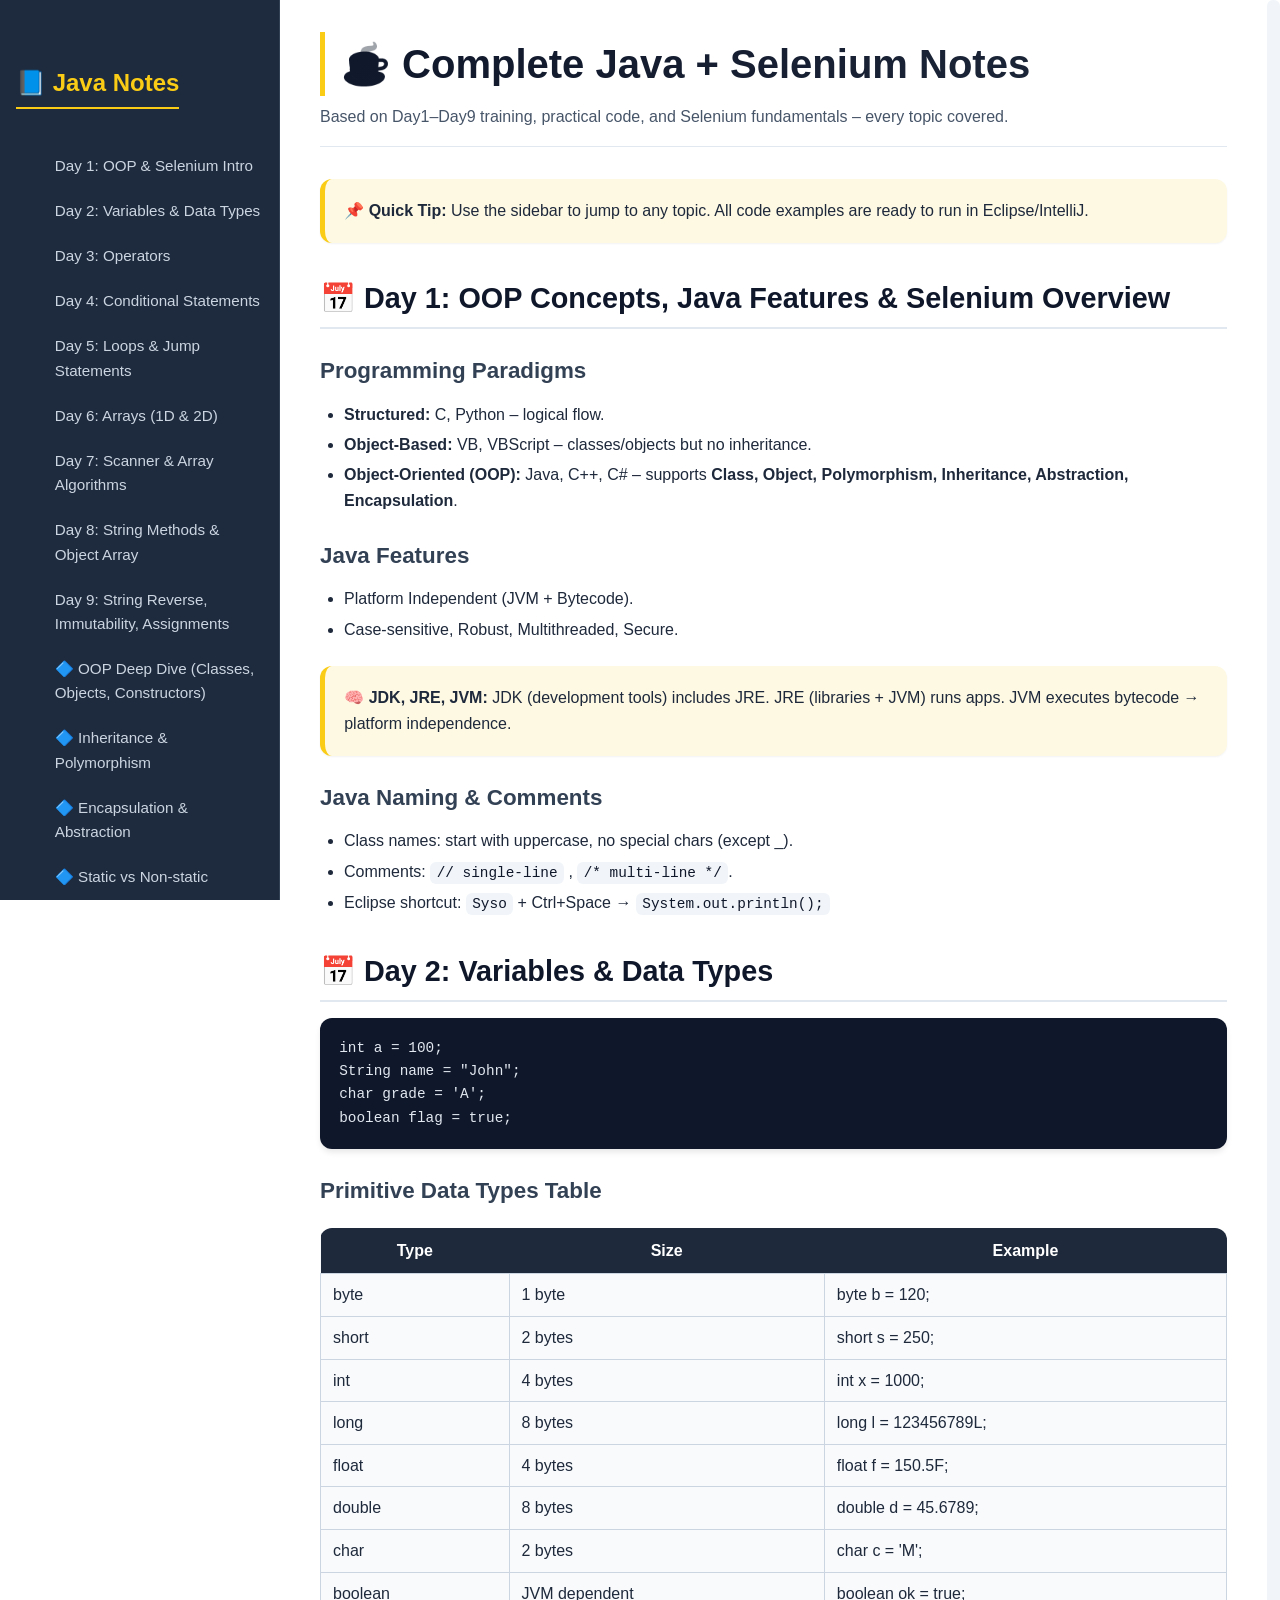
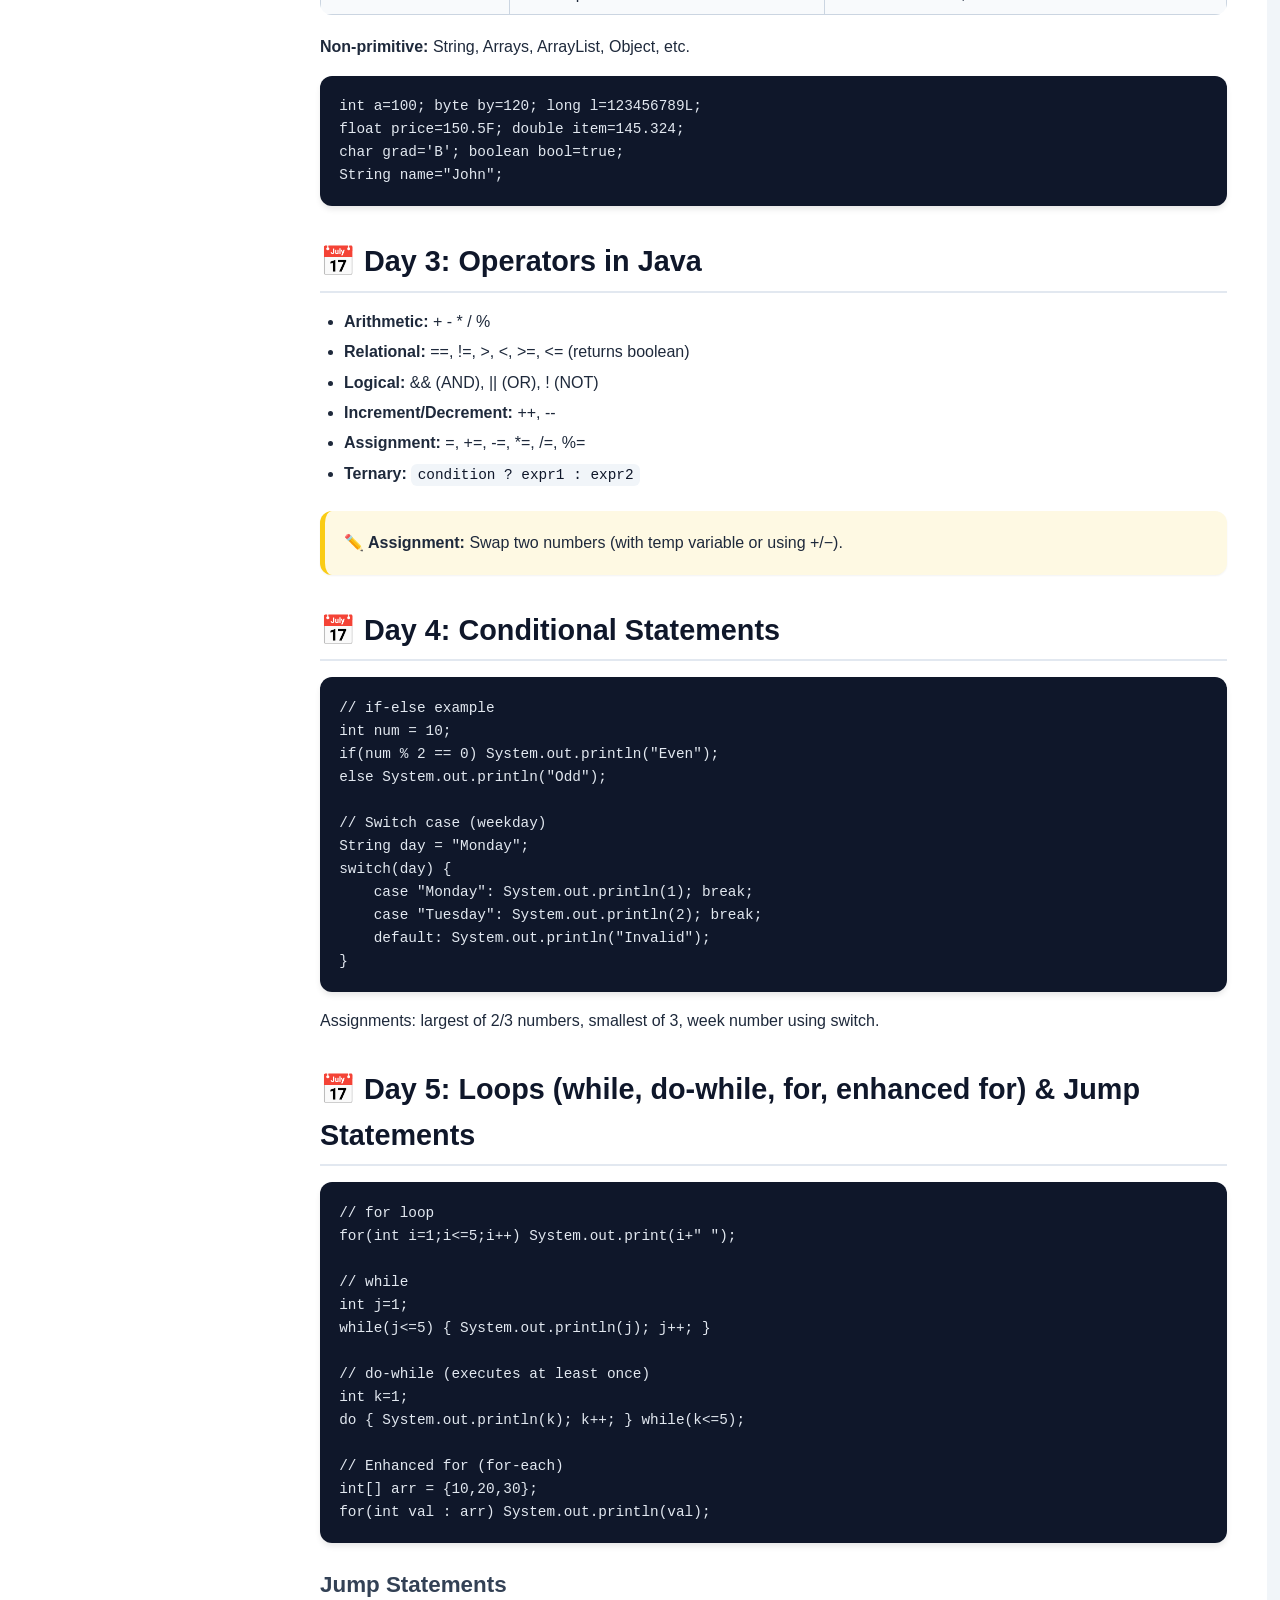
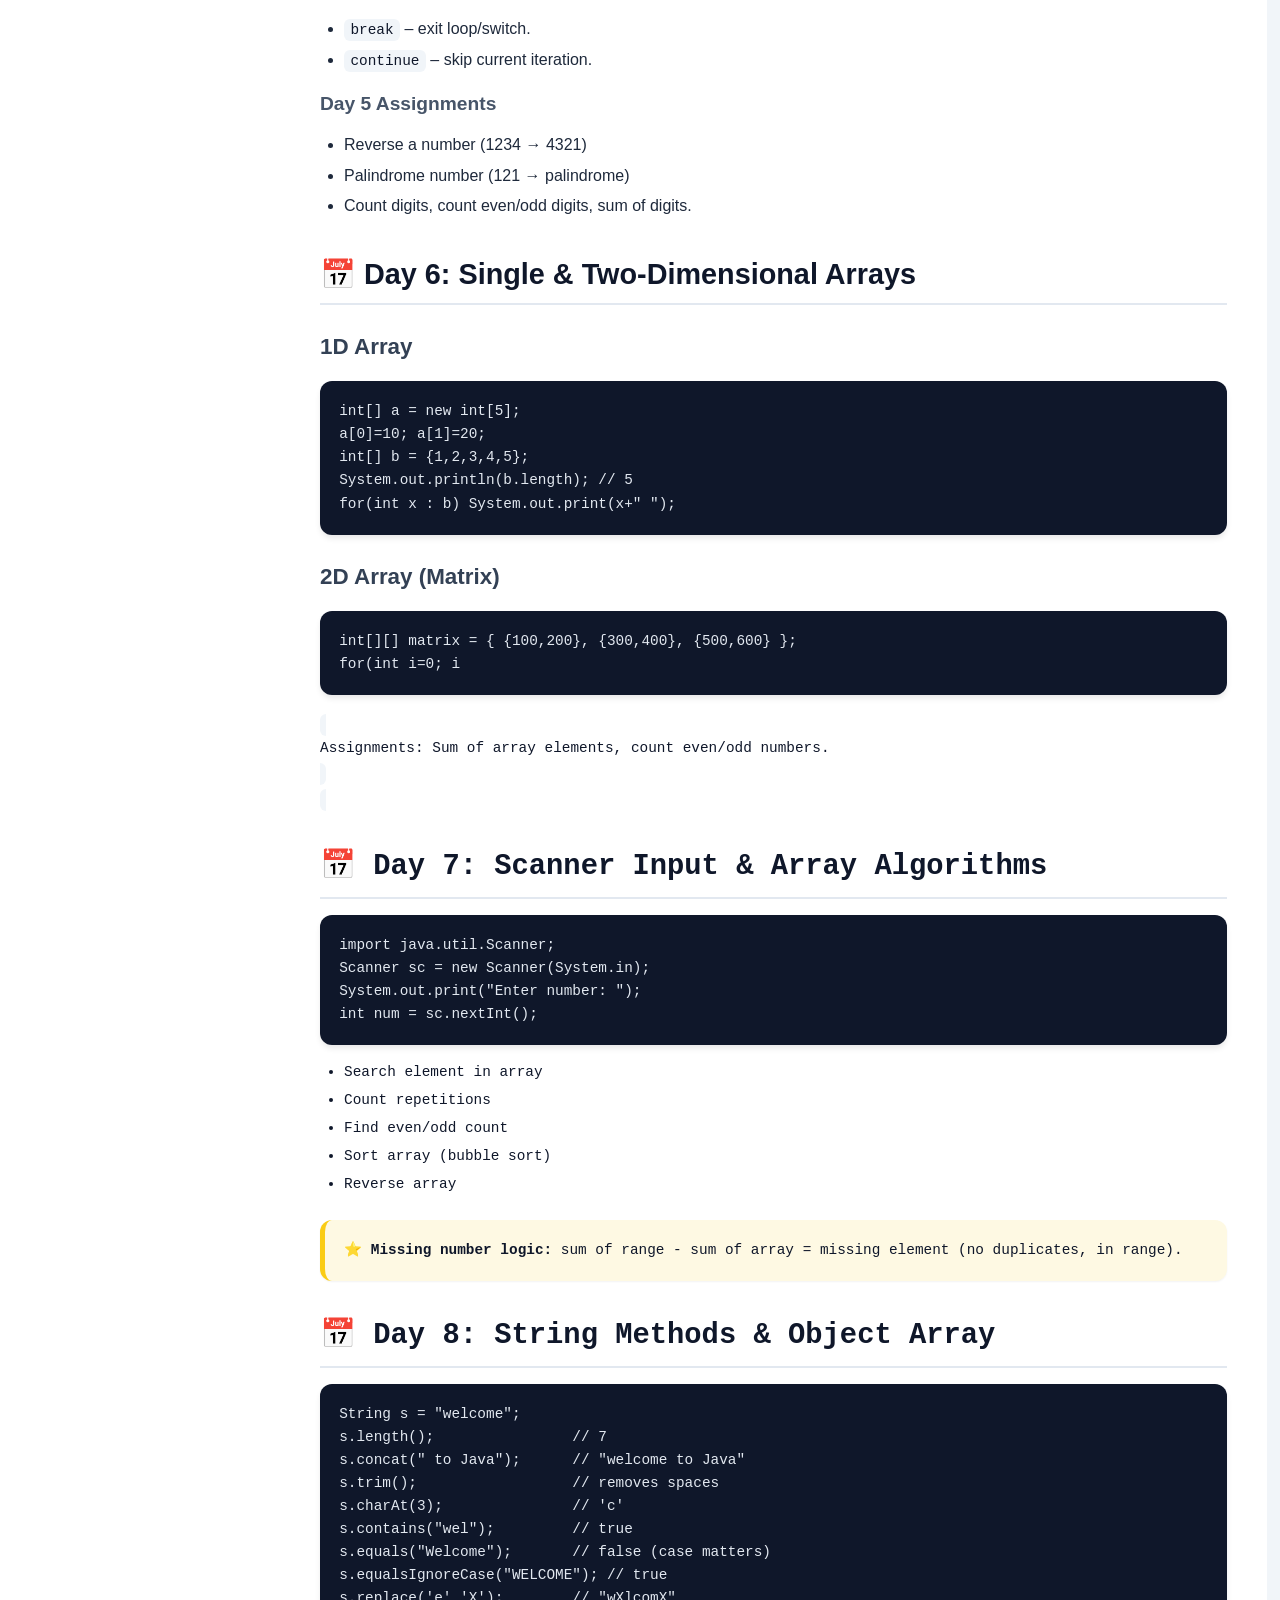
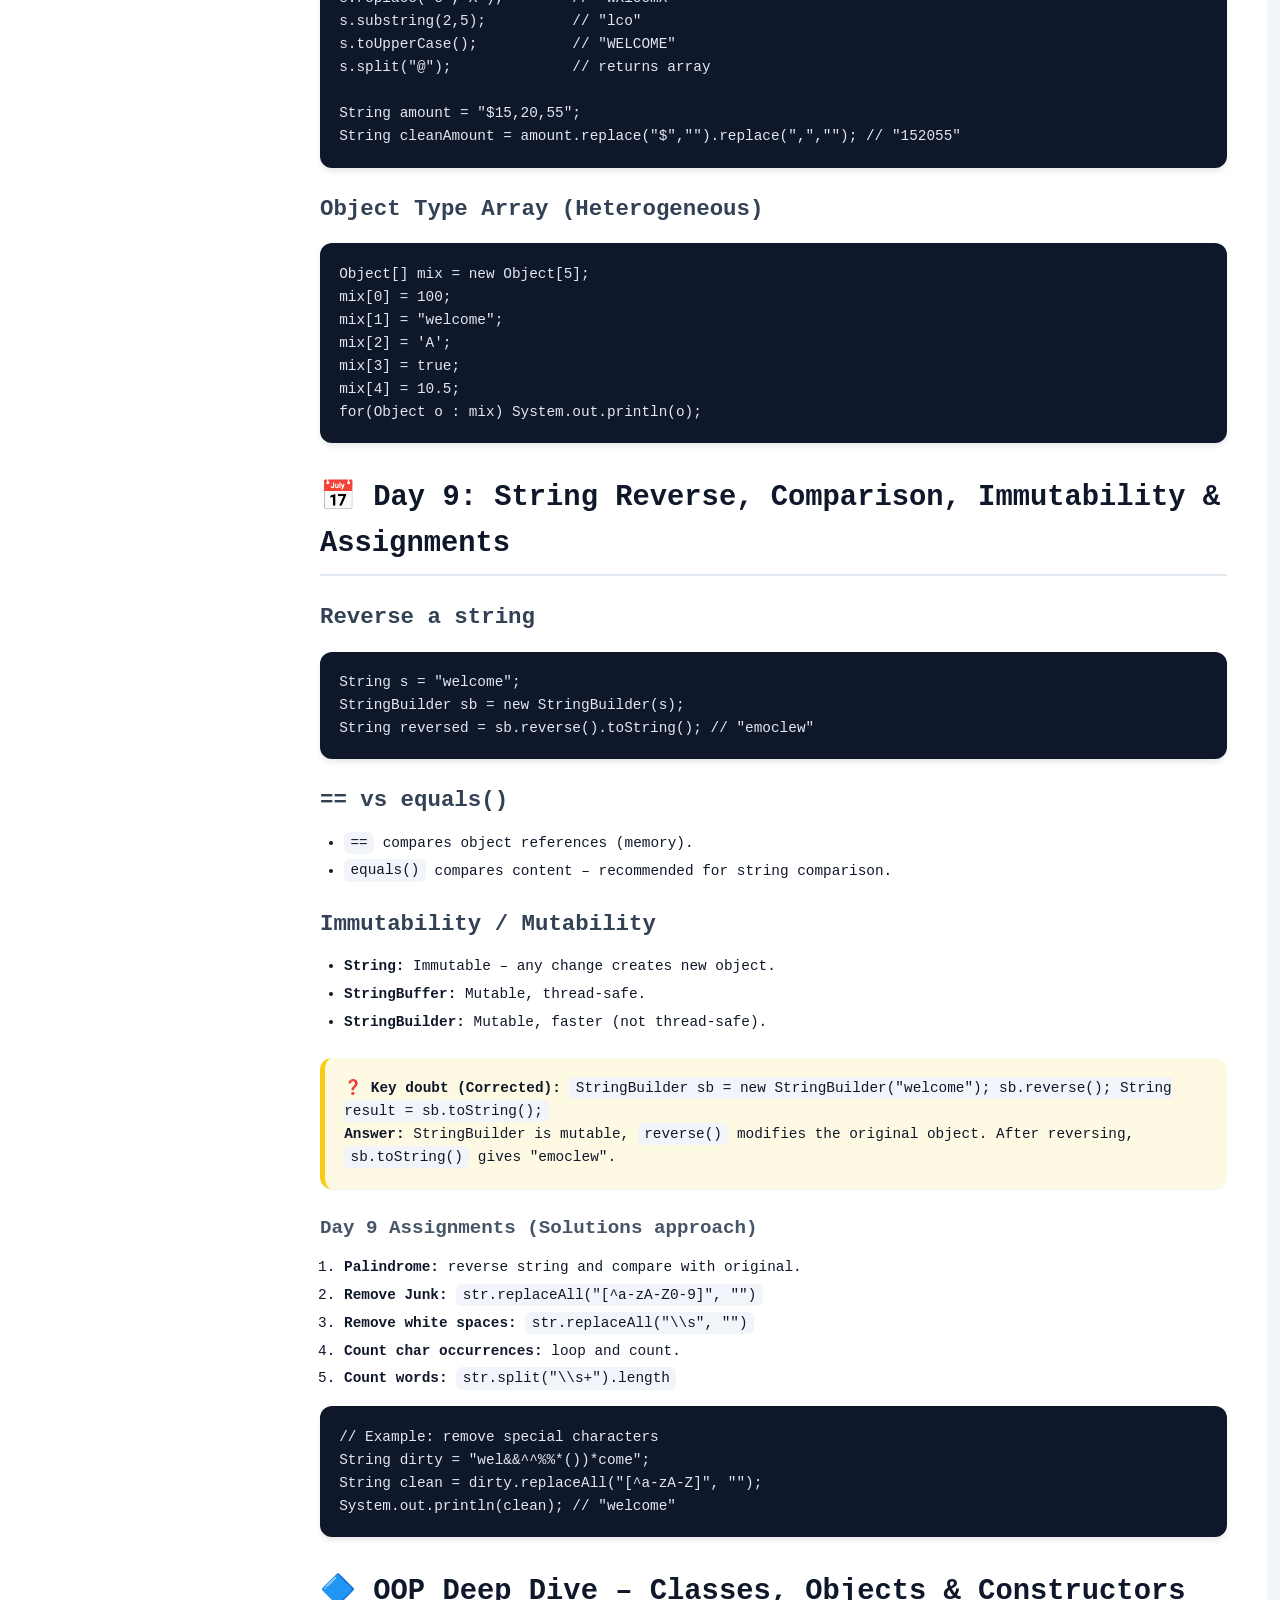
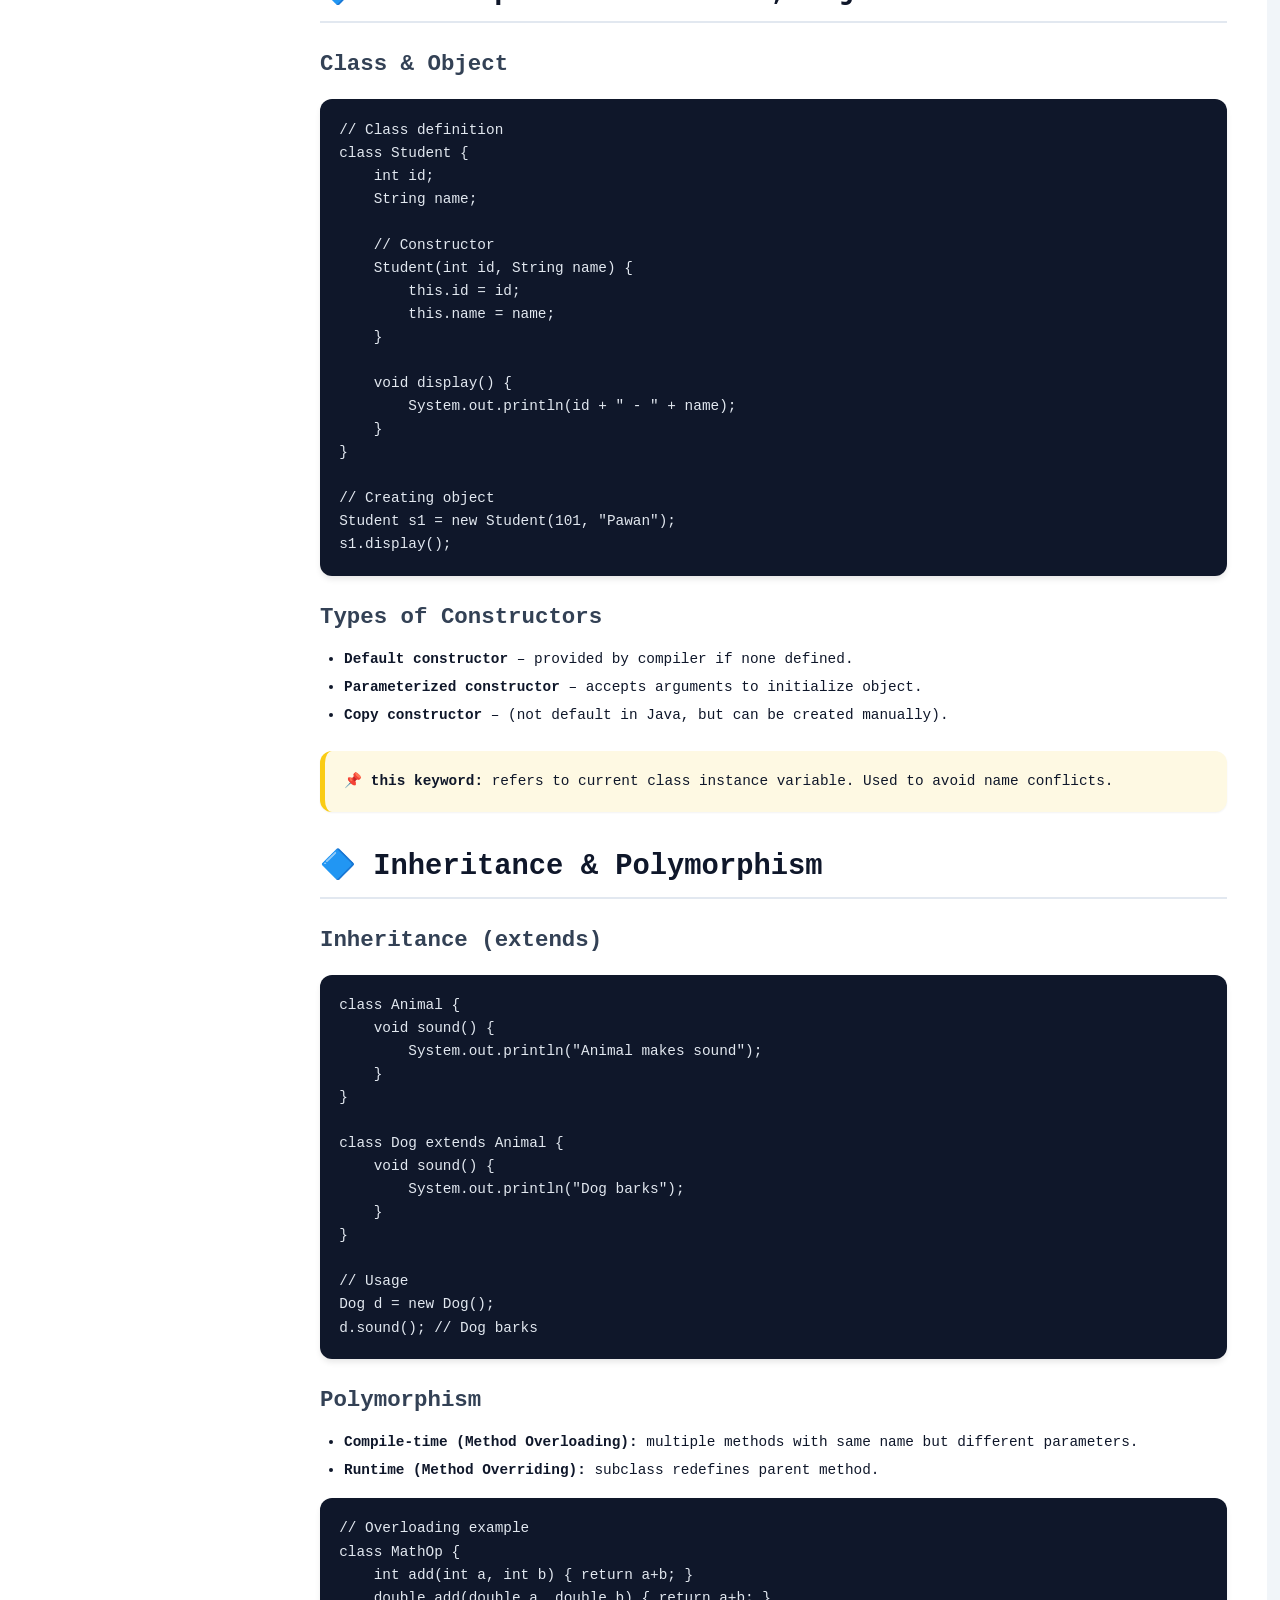
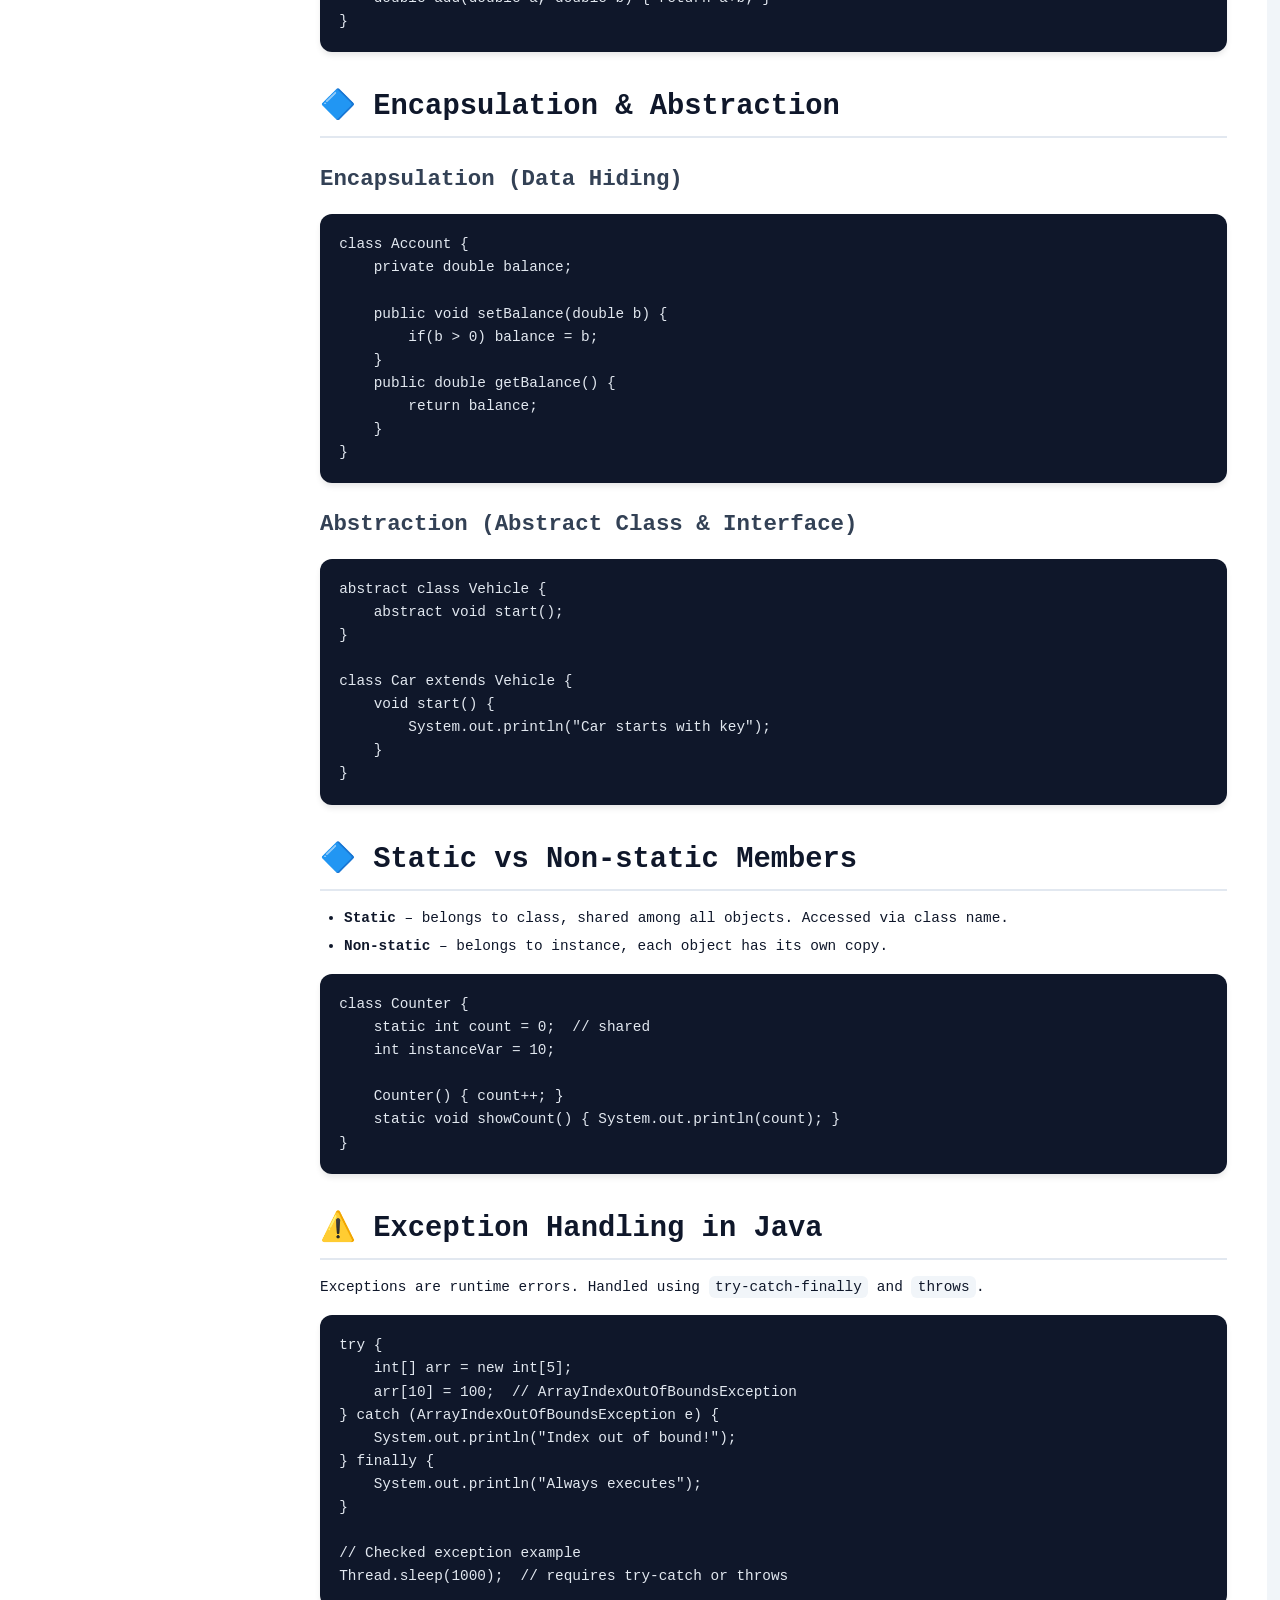
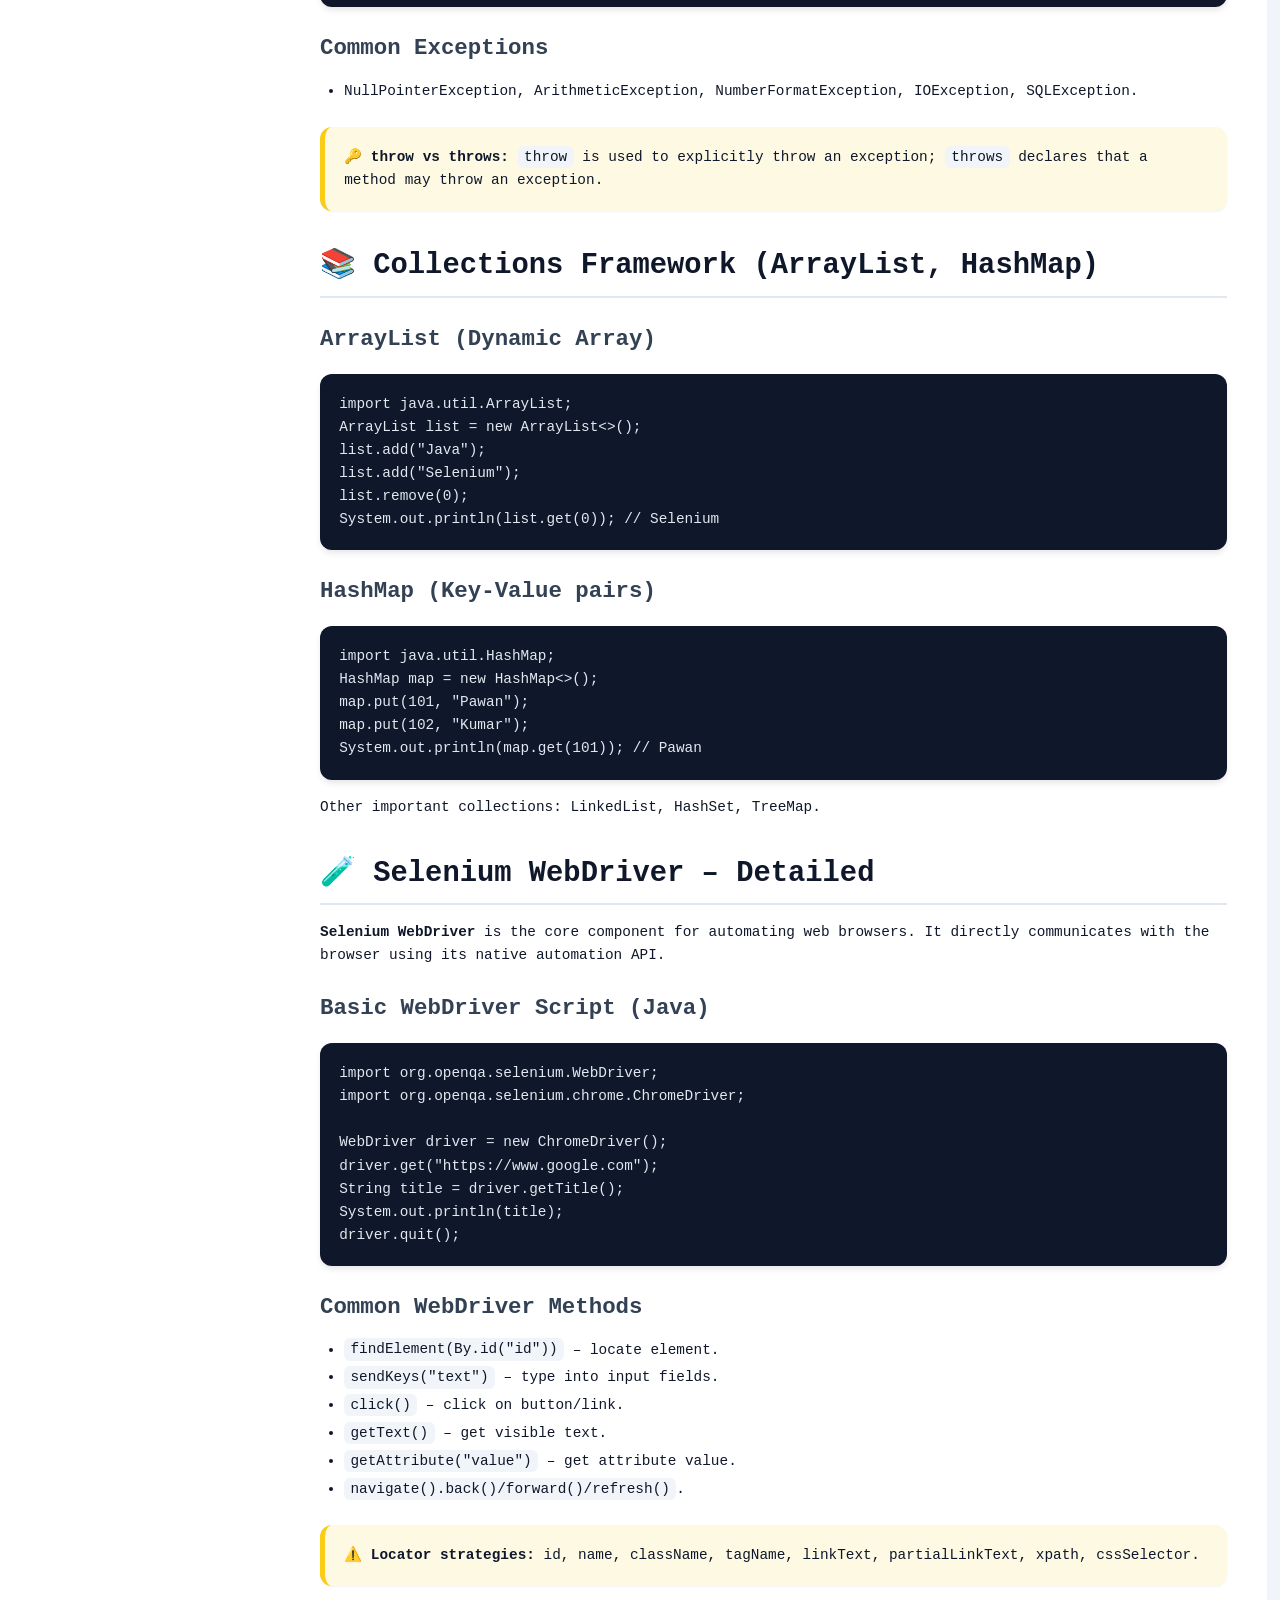
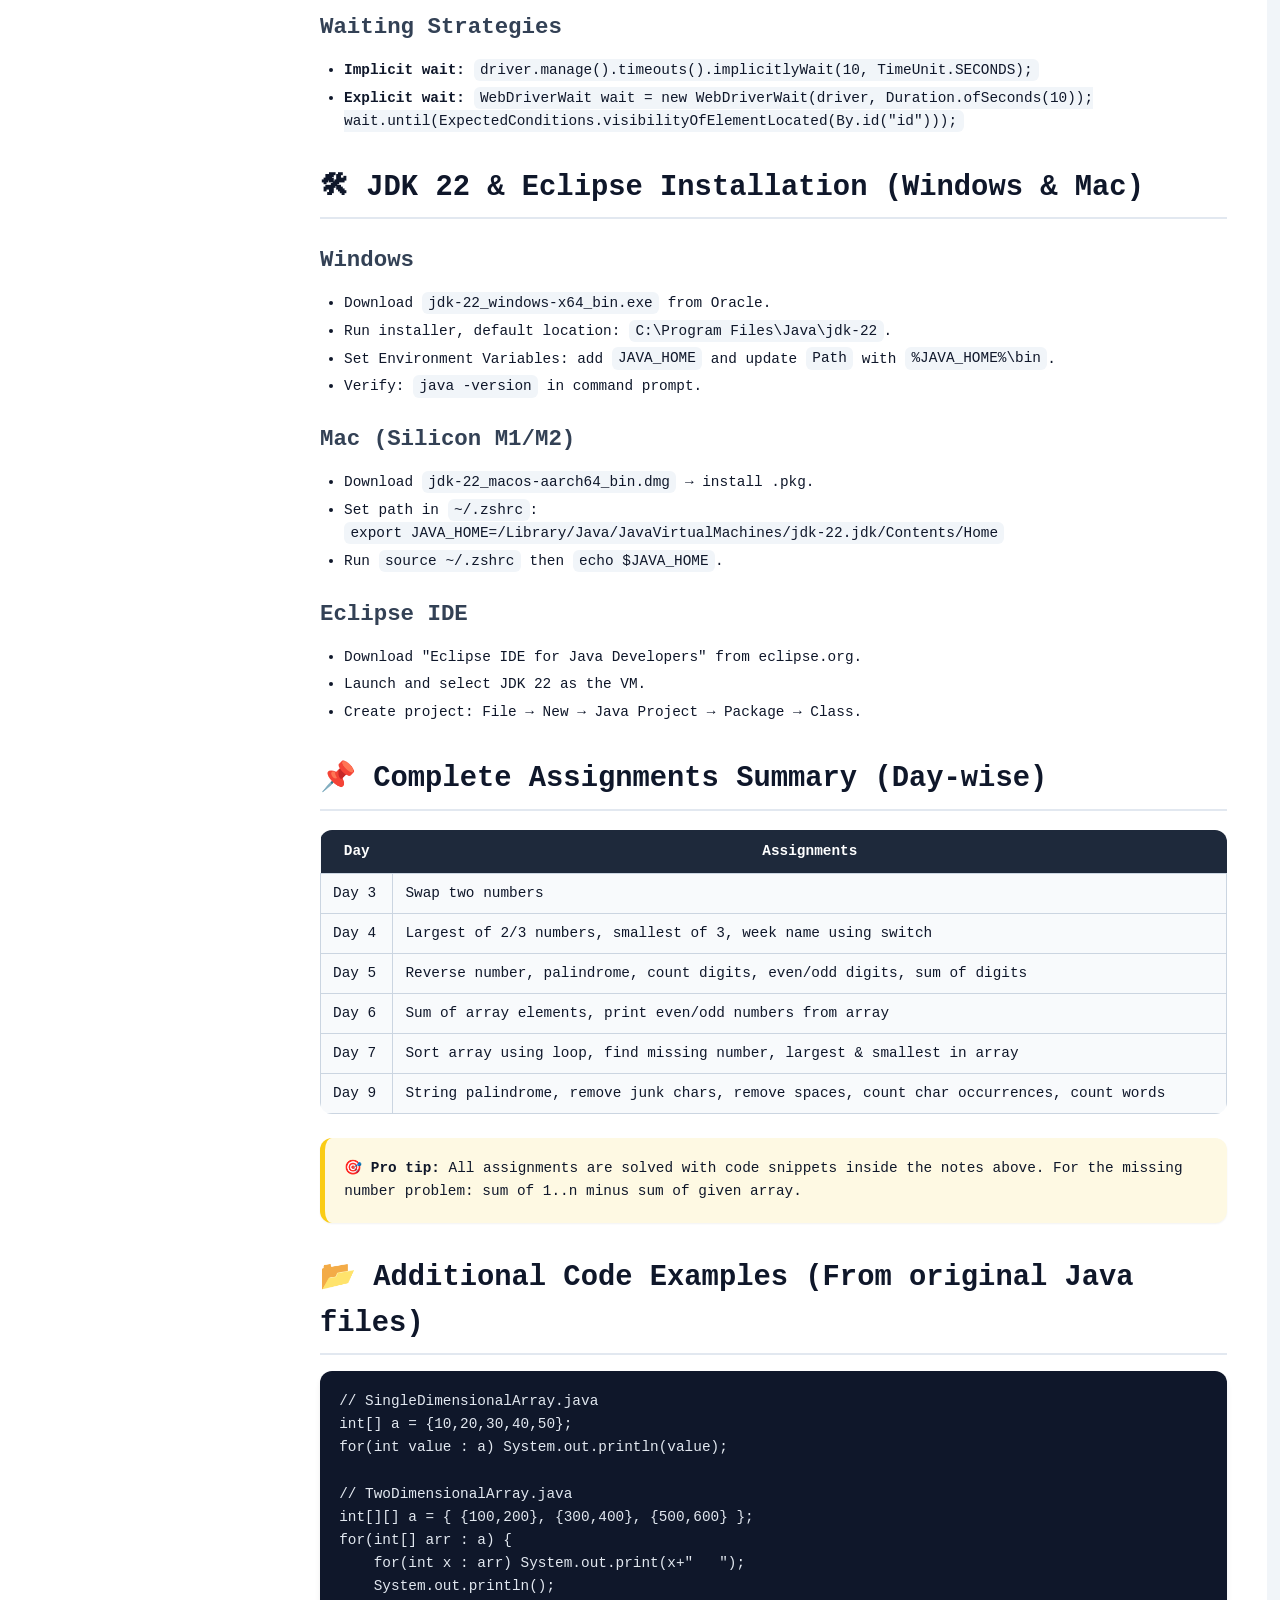
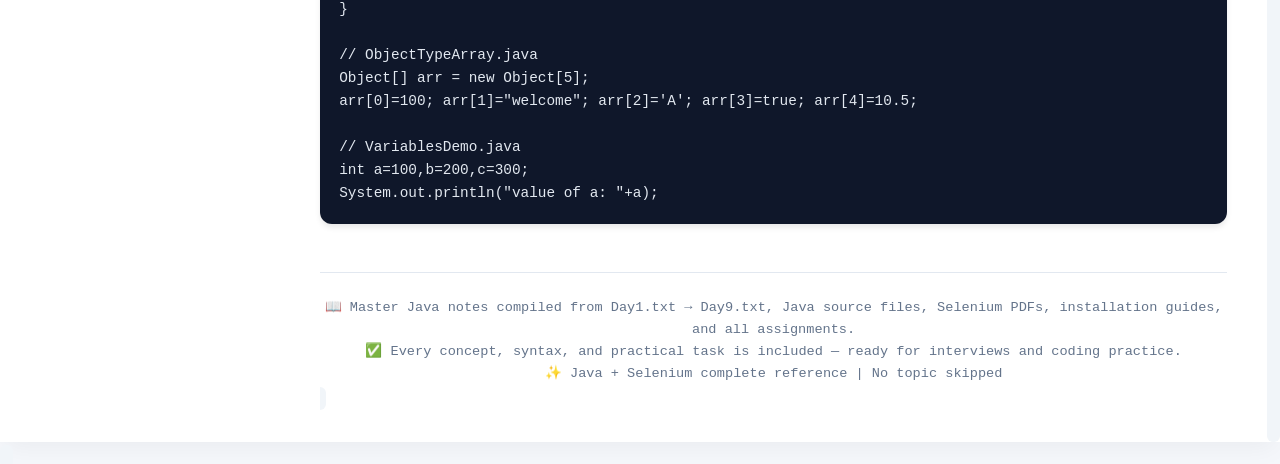
<file: PawanKumarPart1.html>
<!DOCTYPE html>
<html lang="en">
<head>
    <meta charset="UTF-8">
    <meta name="viewport" content="width=device-width, initial-scale=1.0">
    <title>Java + Selenium Notes – Pawan Kumar Part1 (Complete)</title>
    <link rel="stylesheet" href="styles.css">
</head>
<body>
<div class="container">
    <aside class="sidebar">
        <h2>📘 Java Notes</h2>
        <nav>
            <ul>
                <li><a href="#day1">Day 1: OOP & Selenium Intro</a></li>
                <li><a href="#day2">Day 2: Variables & Data Types</a></li>
                <li><a href="#day3">Day 3: Operators</a></li>
                <li><a href="#day4">Day 4: Conditional Statements</a></li>
                <li><a href="#day5">Day 5: Loops & Jump Statements</a></li>
                <li><a href="#day6">Day 6: Arrays (1D & 2D)</a></li>
                <li><a href="#day7">Day 7: Scanner & Array Algorithms</a></li>
                <li><a href="#day8">Day 8: String Methods & Object Array</a></li>
                <li><a href="#day9">Day 9: String Reverse, Immutability, Assignments</a></li>
                <li><a href="#oops">🔷 OOP Deep Dive (Classes, Objects, Constructors)</a></li>
                <li><a href="#inheritance">🔷 Inheritance & Polymorphism</a></li>
                <li><a href="#encapsulation">🔷 Encapsulation & Abstraction</a></li>
                <li><a href="#static">🔷 Static vs Non‑static</a></li>
                <li><a href="#exception">⚠️ Exception Handling</a></li>
                <li><a href="#collections">📚 Collections Framework (ArrayList, HashMap)</a></li>
                <li><a href="#selenium">🧪 Selenium WebDriver – Detailed</a></li>
                <li><a href="#install">🛠 JDK + Eclipse Install (Win/Mac)</a></li>
                <li><a href="#assignments">📌 All Assignments Summary</a></li>
            </ul>
        </nav>
    </aside>

    <main class="main-content">
        <h1>☕ Complete Java + Selenium Notes</h1>
        <div class="subhead">Based on Day1–Day9 training, practical code, and Selenium fundamentals – every topic covered.</div>
        
        <div class="note-box">
            <strong>📌 Quick Tip:</strong> Use the sidebar to jump to any topic. All code examples are ready to run in Eclipse/IntelliJ.
        </div>

        <!-- Day 1 to Day 9 (original content, unchanged) -->
        <section id="day1">
            <h2>📅 Day 1: OOP Concepts, Java Features & Selenium Overview</h2>
            <h3>Programming Paradigms</h3>
            <ul>
                <li><strong>Structured:</strong> C, Python – logical flow.</li>
                <li><strong>Object-Based:</strong> VB, VBScript – classes/objects but no inheritance.</li>
                <li><strong>Object-Oriented (OOP):</strong> Java, C++, C# – supports <strong>Class, Object, Polymorphism, Inheritance, Abstraction, Encapsulation</strong>.</li>
            </ul>
            <h3>Java Features</h3>
            <ul>
                <li>Platform Independent (JVM + Bytecode).</li>
                <li>Case-sensitive, Robust, Multithreaded, Secure.</li>
            </ul>
            <div class="note-box">
                <strong>🧠 JDK, JRE, JVM:</strong> JDK (development tools) includes JRE. JRE (libraries + JVM) runs apps. JVM executes bytecode → platform independence.
            </div>
            <h3>Java Naming & Comments</h3>
            <ul>
                <li>Class names: start with uppercase, no special chars (except _).</li>
                <li>Comments: <code>// single-line</code> , <code>/* multi-line */</code>.</li>
                <li>Eclipse shortcut: <code>Syso</code> + Ctrl+Space → <code>System.out.println();</code></li>
            </ul>
        </section>

        <section id="day2">
            <h2>📅 Day 2: Variables & Data Types</h2>
            <pre><code>int a = 100;
String name = "John";
char grade = 'A';
boolean flag = true;</code></pre>
            <h3>Primitive Data Types Table</h3>
            <table>
                <tr><th>Type</th><th>Size</th><th>Example</th></tr>
                <tr><td>byte</td><td>1 byte</td><td>byte b = 120;</td></tr>
                <tr><td>short</td><td>2 bytes</td><td>short s = 250;</td></tr>
                <tr><td>int</td><td>4 bytes</td><td>int x = 1000;</td></tr>
                <tr><td>long</td><td>8 bytes</td><td>long l = 123456789L;</td></tr>
                <tr><td>float</td><td>4 bytes</td><td>float f = 150.5F;</td></tr>
                <tr><td>double</td><td>8 bytes</td><td>double d = 45.6789;</td></tr>
                <tr><td>char</td><td>2 bytes</td><td>char c = 'M';</td></tr>
                <tr><td>boolean</td><td>JVM dependent</td><td>boolean ok = true;</td></tr>
            </table>
            <p><strong>Non-primitive:</strong> String, Arrays, ArrayList, Object, etc.</p>
            <pre><code>int a=100; byte by=120; long l=123456789L;
float price=150.5F; double item=145.324;
char grad='B'; boolean bool=true;
String name="John";</code></pre>
        </section>

        <section id="day3">
            <h2>📅 Day 3: Operators in Java</h2>
            <ul>
                <li><strong>Arithmetic:</strong> + - * / %</li>
                <li><strong>Relational:</strong> ==, !=, >, <, >=, <= (returns boolean)</li>
                <li><strong>Logical:</strong> && (AND), || (OR), ! (NOT)</li>
                <li><strong>Increment/Decrement:</strong> ++, --</li>
                <li><strong>Assignment:</strong> =, +=, -=, *=, /=, %=</li>
                <li><strong>Ternary:</strong> <code>condition ? expr1 : expr2</code></li>
            </ul>
            <div class="note-box">
                <strong>✏️ Assignment:</strong> Swap two numbers (with temp variable or using +/−).
            </div>
        </section>

        <section id="day4">
            <h2>📅 Day 4: Conditional Statements</h2>
            <pre><code>// if-else example
int num = 10;
if(num % 2 == 0) System.out.println("Even");
else System.out.println("Odd");

// Switch case (weekday)
String day = "Monday";
switch(day) {
    case "Monday": System.out.println(1); break;
    case "Tuesday": System.out.println(2); break;
    default: System.out.println("Invalid");
}</code></pre>
            <p>Assignments: largest of 2/3 numbers, smallest of 3, week number using switch.</p>
        </section>

        <section id="day5">
            <h2>📅 Day 5: Loops (while, do-while, for, enhanced for) & Jump Statements</h2>
            <pre><code>// for loop
for(int i=1;i<=5;i++) System.out.print(i+" ");

// while
int j=1;
while(j<=5) { System.out.println(j); j++; }

// do-while (executes at least once)
int k=1;
do { System.out.println(k); k++; } while(k<=5);

// Enhanced for (for-each)
int[] arr = {10,20,30};
for(int val : arr) System.out.println(val);</code></pre>
            <h3>Jump Statements</h3>
            <ul><li><code>break</code> – exit loop/switch.</li><li><code>continue</code> – skip current iteration.</li></ul>
            <h4>Day 5 Assignments</h4>
            <ul>
                <li>Reverse a number (1234 → 4321)</li>
                <li>Palindrome number (121 → palindrome)</li>
                <li>Count digits, count even/odd digits, sum of digits.</li>
            </ul>
        </section>

        <section id="day6">
            <h2>📅 Day 6: Single & Two-Dimensional Arrays</h2>
            <h3>1D Array</h3>
            <pre><code>int[] a = new int[5];
a[0]=10; a[1]=20;
int[] b = {1,2,3,4,5};
System.out.println(b.length); // 5
for(int x : b) System.out.print(x+" ");</code></pre>
            <h3>2D Array (Matrix)</h3>
            <pre><code>int[][] matrix = { {100,200}, {300,400}, {500,600} };
for(int i=0; i<matrix.length; i++) {
    for(int j=0; j<matrix[i].length; j++)
        System.out.print(matrix[i][j] + " ");
    System.out.println();
}
// Enhanced for 2D
for(int[] row : matrix) {
    for(int val : row) System.out.print(val + " ");
    System.out.println();
}</code></pre>
            <p>Assignments: Sum of array elements, count even/odd numbers.</p>
        </section>

        <section id="day7">
            <h2>📅 Day 7: Scanner Input & Array Algorithms</h2>
            <pre><code>import java.util.Scanner;
Scanner sc = new Scanner(System.in);
System.out.print("Enter number: ");
int num = sc.nextInt();</code></pre>
            <ul>
                <li>Search element in array</li>
                <li>Count repetitions</li>
                <li>Find even/odd count</li>
                <li>Sort array (bubble sort)</li>
                <li>Reverse array</li>
            </ul>
            <div class="note-box">
                <strong>⭐ Missing number logic:</strong> sum of range - sum of array = missing element (no duplicates, in range).
            </div>
        </section>

        <section id="day8">
            <h2>📅 Day 8: String Methods & Object Array</h2>
            <pre><code>String s = "welcome";
s.length();                // 7
s.concat(" to Java");      // "welcome to Java"
s.trim();                  // removes spaces
s.charAt(3);               // 'c'
s.contains("wel");         // true
s.equals("Welcome");       // false (case matters)
s.equalsIgnoreCase("WELCOME"); // true
s.replace('e','X');        // "wXlcomX"
s.substring(2,5);          // "lco"
s.toUpperCase();           // "WELCOME"
s.split("@");              // returns array

String amount = "$15,20,55";
String cleanAmount = amount.replace("$","").replace(",",""); // "152055"</code></pre>
            <h3>Object Type Array (Heterogeneous)</h3>
            <pre><code>Object[] mix = new Object[5];
mix[0] = 100;
mix[1] = "welcome";
mix[2] = 'A';
mix[3] = true;
mix[4] = 10.5;
for(Object o : mix) System.out.println(o);</code></pre>
        </section>

        <section id="day9">
            <h2>📅 Day 9: String Reverse, Comparison, Immutability & Assignments</h2>
            <h3>Reverse a string</h3>
            <pre><code>String s = "welcome";
StringBuilder sb = new StringBuilder(s);
String reversed = sb.reverse().toString(); // "emoclew"</code></pre>
            <h3>== vs equals()</h3>
            <ul><li><code>==</code> compares object references (memory).</li><li><code>equals()</code> compares content – recommended for string comparison.</li></ul>
            <h3>Immutability / Mutability</h3>
            <ul>
                <li><strong>String:</strong> Immutable – any change creates new object.</li>
                <li><strong>StringBuffer:</strong> Mutable, thread-safe.</li>
                <li><strong>StringBuilder:</strong> Mutable, faster (not thread-safe).</li>
            </ul>
            <div class="note-box">
                <strong>❓ Key doubt (Corrected):</strong> <code>StringBuilder sb = new StringBuilder("welcome"); sb.reverse(); String result = sb.toString();</code><br>
                <strong>Answer:</strong> StringBuilder is mutable, <code>reverse()</code> modifies the original object. After reversing, <code>sb.toString()</code> gives "emoclew".
            </div>
            <h4>Day 9 Assignments (Solutions approach)</h4>
            <ol>
                <li><strong>Palindrome:</strong> reverse string and compare with original.</li>
                <li><strong>Remove Junk:</strong> <code>str.replaceAll("[^a-zA-Z0-9]", "")</code></li>
                <li><strong>Remove white spaces:</strong> <code>str.replaceAll("\\s", "")</code></li>
                <li><strong>Count char occurrences:</strong> loop and count.</li>
                <li><strong>Count words:</strong> <code>str.split("\\s+").length</code></li>
            </ol>
            <pre><code>// Example: remove special characters
String dirty = "wel&&^^%%*())*come";
String clean = dirty.replaceAll("[^a-zA-Z]", "");
System.out.println(clean); // "welcome"</code></pre>
        </section>

        <!-- ========== NEW SECTIONS ADDED (Missing topics) ========== -->
        <section id="oops">
            <h2>🔷 OOP Deep Dive – Classes, Objects & Constructors</h2>
            <h3>Class & Object</h3>
            <pre><code>// Class definition
class Student {
    int id;
    String name;
    
    // Constructor
    Student(int id, String name) {
        this.id = id;
        this.name = name;
    }
    
    void display() {
        System.out.println(id + " - " + name);
    }
}

// Creating object
Student s1 = new Student(101, "Pawan");
s1.display();</code></pre>
            <h3>Types of Constructors</h3>
            <ul>
                <li><strong>Default constructor</strong> – provided by compiler if none defined.</li>
                <li><strong>Parameterized constructor</strong> – accepts arguments to initialize object.</li>
                <li><strong>Copy constructor</strong> – (not default in Java, but can be created manually).</li>
            </ul>
            <div class="note-box">
                <strong>📌 this keyword:</strong> refers to current class instance variable. Used to avoid name conflicts.
            </div>
        </section>

        <section id="inheritance">
            <h2>🔷 Inheritance & Polymorphism</h2>
            <h3>Inheritance (extends)</h3>
            <pre><code>class Animal {
    void sound() {
        System.out.println("Animal makes sound");
    }
}

class Dog extends Animal {
    void sound() {
        System.out.println("Dog barks");
    }
}

// Usage
Dog d = new Dog();
d.sound(); // Dog barks</code></pre>
            <h3>Polymorphism</h3>
            <ul>
                <li><strong>Compile-time (Method Overloading):</strong> multiple methods with same name but different parameters.</li>
                <li><strong>Runtime (Method Overriding):</strong> subclass redefines parent method.</li>
            </ul>
            <pre><code>// Overloading example
class MathOp {
    int add(int a, int b) { return a+b; }
    double add(double a, double b) { return a+b; }
}</code></pre>
        </section>

        <section id="encapsulation">
            <h2>🔷 Encapsulation & Abstraction</h2>
            <h3>Encapsulation (Data Hiding)</h3>
            <pre><code>class Account {
    private double balance;
    
    public void setBalance(double b) {
        if(b > 0) balance = b;
    }
    public double getBalance() {
        return balance;
    }
}</code></pre>
            <h3>Abstraction (Abstract Class & Interface)</h3>
            <pre><code>abstract class Vehicle {
    abstract void start();
}

class Car extends Vehicle {
    void start() {
        System.out.println("Car starts with key");
    }
}</code></pre>
        </section>

        <section id="static">
            <h2>🔷 Static vs Non‑static Members</h2>
            <ul>
                <li><strong>Static</strong> – belongs to class, shared among all objects. Accessed via class name.</li>
                <li><strong>Non‑static</strong> – belongs to instance, each object has its own copy.</li>
            </ul>
            <pre><code>class Counter {
    static int count = 0;  // shared
    int instanceVar = 10;
    
    Counter() { count++; }
    static void showCount() { System.out.println(count); }
}</code></pre>
        </section>

        <section id="exception">
            <h2>⚠️ Exception Handling in Java</h2>
            <p>Exceptions are runtime errors. Handled using <code>try-catch-finally</code> and <code>throws</code>.</p>
            <pre><code>try {
    int[] arr = new int[5];
    arr[10] = 100;  // ArrayIndexOutOfBoundsException
} catch (ArrayIndexOutOfBoundsException e) {
    System.out.println("Index out of bound!");
} finally {
    System.out.println("Always executes");
}

// Checked exception example
Thread.sleep(1000);  // requires try-catch or throws</code></pre>
            <h3>Common Exceptions</h3>
            <ul>
                <li>NullPointerException, ArithmeticException, NumberFormatException, IOException, SQLException.</li>
            </ul>
            <div class="note-box">
                <strong>🔑 throw vs throws:</strong> <code>throw</code> is used to explicitly throw an exception; <code>throws</code> declares that a method may throw an exception.
            </div>
        </section>

        <section id="collections">
            <h2>📚 Collections Framework (ArrayList, HashMap)</h2>
            <h3>ArrayList (Dynamic Array)</h3>
            <pre><code>import java.util.ArrayList;
ArrayList<String> list = new ArrayList<>();
list.add("Java");
list.add("Selenium");
list.remove(0);
System.out.println(list.get(0)); // Selenium</code></pre>
            <h3>HashMap (Key-Value pairs)</h3>
            <pre><code>import java.util.HashMap;
HashMap<Integer, String> map = new HashMap<>();
map.put(101, "Pawan");
map.put(102, "Kumar");
System.out.println(map.get(101)); // Pawan</code></pre>
            <p>Other important collections: LinkedList, HashSet, TreeMap.</p>
        </section>

        <!-- Enhanced Selenium Section -->
        <section id="selenium">
            <h2>🧪 Selenium WebDriver – Detailed</h2>
            <p><strong>Selenium WebDriver</strong> is the core component for automating web browsers. It directly communicates with the browser using its native automation API.</p>
            <h3>Basic WebDriver Script (Java)</h3>
            <pre><code>import org.openqa.selenium.WebDriver;
import org.openqa.selenium.chrome.ChromeDriver;

WebDriver driver = new ChromeDriver();
driver.get("https://www.google.com");
String title = driver.getTitle();
System.out.println(title);
driver.quit();</code></pre>
            <h3>Common WebDriver Methods</h3>
            <ul>
                <li><code>findElement(By.id("id"))</code> – locate element.</li>
                <li><code>sendKeys("text")</code> – type into input fields.</li>
                <li><code>click()</code> – click on button/link.</li>
                <li><code>getText()</code> – get visible text.</li>
                <li><code>getAttribute("value")</code> – get attribute value.</li>
                <li><code>navigate().back()/forward()/refresh()</code>.</li>
            </ul>
            <div class="note-box">
                <strong>⚠️ Locator strategies:</strong> id, name, className, tagName, linkText, partialLinkText, xpath, cssSelector.
            </div>
            <h3>Waiting Strategies</h3>
            <ul>
                <li><strong>Implicit wait:</strong> <code>driver.manage().timeouts().implicitlyWait(10, TimeUnit.SECONDS);</code></li>
                <li><strong>Explicit wait:</strong> <code>WebDriverWait wait = new WebDriverWait(driver, Duration.ofSeconds(10));<br>wait.until(ExpectedConditions.visibilityOfElementLocated(By.id("id")));</code></li>
            </ul>
        </section>

        <!-- Installation (unchanged) -->
        <section id="install">
            <h2>🛠 JDK 22 & Eclipse Installation (Windows & Mac)</h2>
            <h3>Windows</h3>
            <ul>
                <li>Download <code>jdk-22_windows-x64_bin.exe</code> from Oracle.</li>
                <li>Run installer, default location: <code>C:\Program Files\Java\jdk-22</code>.</li>
                <li>Set Environment Variables: add <code>JAVA_HOME</code> and update <code>Path</code> with <code>%JAVA_HOME%\bin</code>.</li>
                <li>Verify: <code>java -version</code> in command prompt.</li>
            </ul>
            <h3>Mac (Silicon M1/M2)</h3>
            <ul>
                <li>Download <code>jdk-22_macos-aarch64_bin.dmg</code> → install .pkg.</li>
                <li>Set path in <code>~/.zshrc</code>:<br>
                <code>export JAVA_HOME=/Library/Java/JavaVirtualMachines/jdk-22.jdk/Contents/Home</code></li>
                <li>Run <code>source ~/.zshrc</code> then <code>echo $JAVA_HOME</code>.</li>
            </ul>
            <h3>Eclipse IDE</h3>
            <ul>
                <li>Download "Eclipse IDE for Java Developers" from eclipse.org.</li>
                <li>Launch and select JDK 22 as the VM.</li>
                <li>Create project: File → New → Java Project → Package → Class.</li>
            </ul>
        </section>

        <!-- Assignments summary (unchanged) -->
        <section id="assignments">
            <h2>📌 Complete Assignments Summary (Day-wise)</h2>
            <table>
                <tr><th>Day</th><th>Assignments</th></tr>
                <tr><td>Day 3</td><td>Swap two numbers</td></tr>
                <tr><td>Day 4</td><td>Largest of 2/3 numbers, smallest of 3, week name using switch</td></tr>
                <tr><td>Day 5</td><td>Reverse number, palindrome, count digits, even/odd digits, sum of digits</td></tr>
                <tr><td>Day 6</td><td>Sum of array elements, print even/odd numbers from array</td></tr>
                <tr><td>Day 7</td><td>Sort array using loop, find missing number, largest & smallest in array</td></tr>
                <tr><td>Day 9</td><td>String palindrome, remove junk chars, remove spaces, count char occurrences, count words</td></tr>
            </table>
            <div class="note-box">
                <strong>🎯 Pro tip:</strong> All assignments are solved with code snippets inside the notes above. For the missing number problem: sum of 1..n minus sum of given array.
            </div>
        </section>

        <!-- Extra code snippets (unchanged) -->
        <h2>📂 Additional Code Examples (From original Java files)</h2>
        <pre><code>// SingleDimensionalArray.java
int[] a = {10,20,30,40,50};
for(int value : a) System.out.println(value);

// TwoDimensionalArray.java
int[][] a = { {100,200}, {300,400}, {500,600} };
for(int[] arr : a) {
    for(int x : arr) System.out.print(x+"   ");
    System.out.println();
}

// ObjectTypeArray.java
Object[] arr = new Object[5];
arr[0]=100; arr[1]="welcome"; arr[2]='A'; arr[3]=true; arr[4]=10.5;

// VariablesDemo.java
int a=100,b=200,c=300;
System.out.println("value of a: "+a);</code></pre>

        <footer>
            <p>📖 Master Java notes compiled from Day1.txt → Day9.txt, Java source files, Selenium PDFs, installation guides, and all assignments.<br>
            ✅ Every concept, syntax, and practical task is included — ready for interviews and coding practice.</p>
            <p>✨ Java + Selenium complete reference | No topic skipped</p>
        </footer>
    </main>
</div>
</body>
</html>
</file>
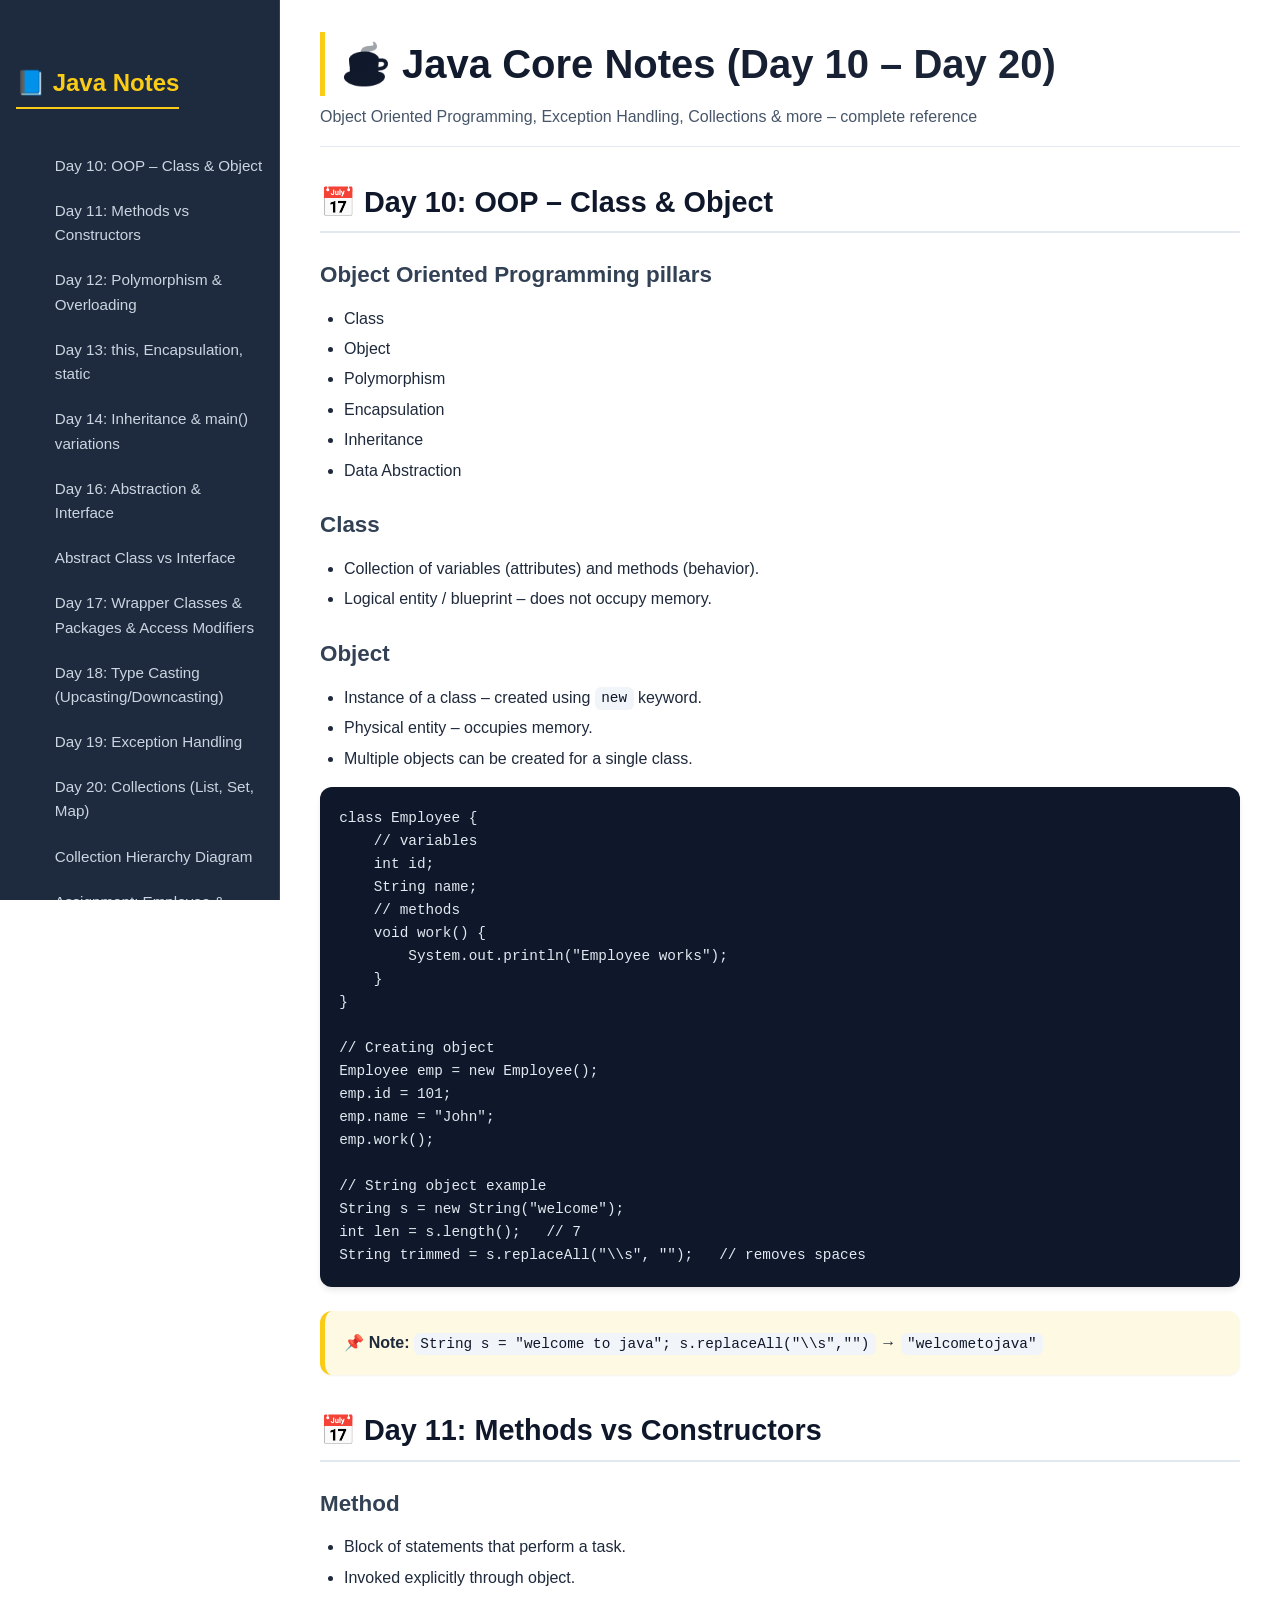
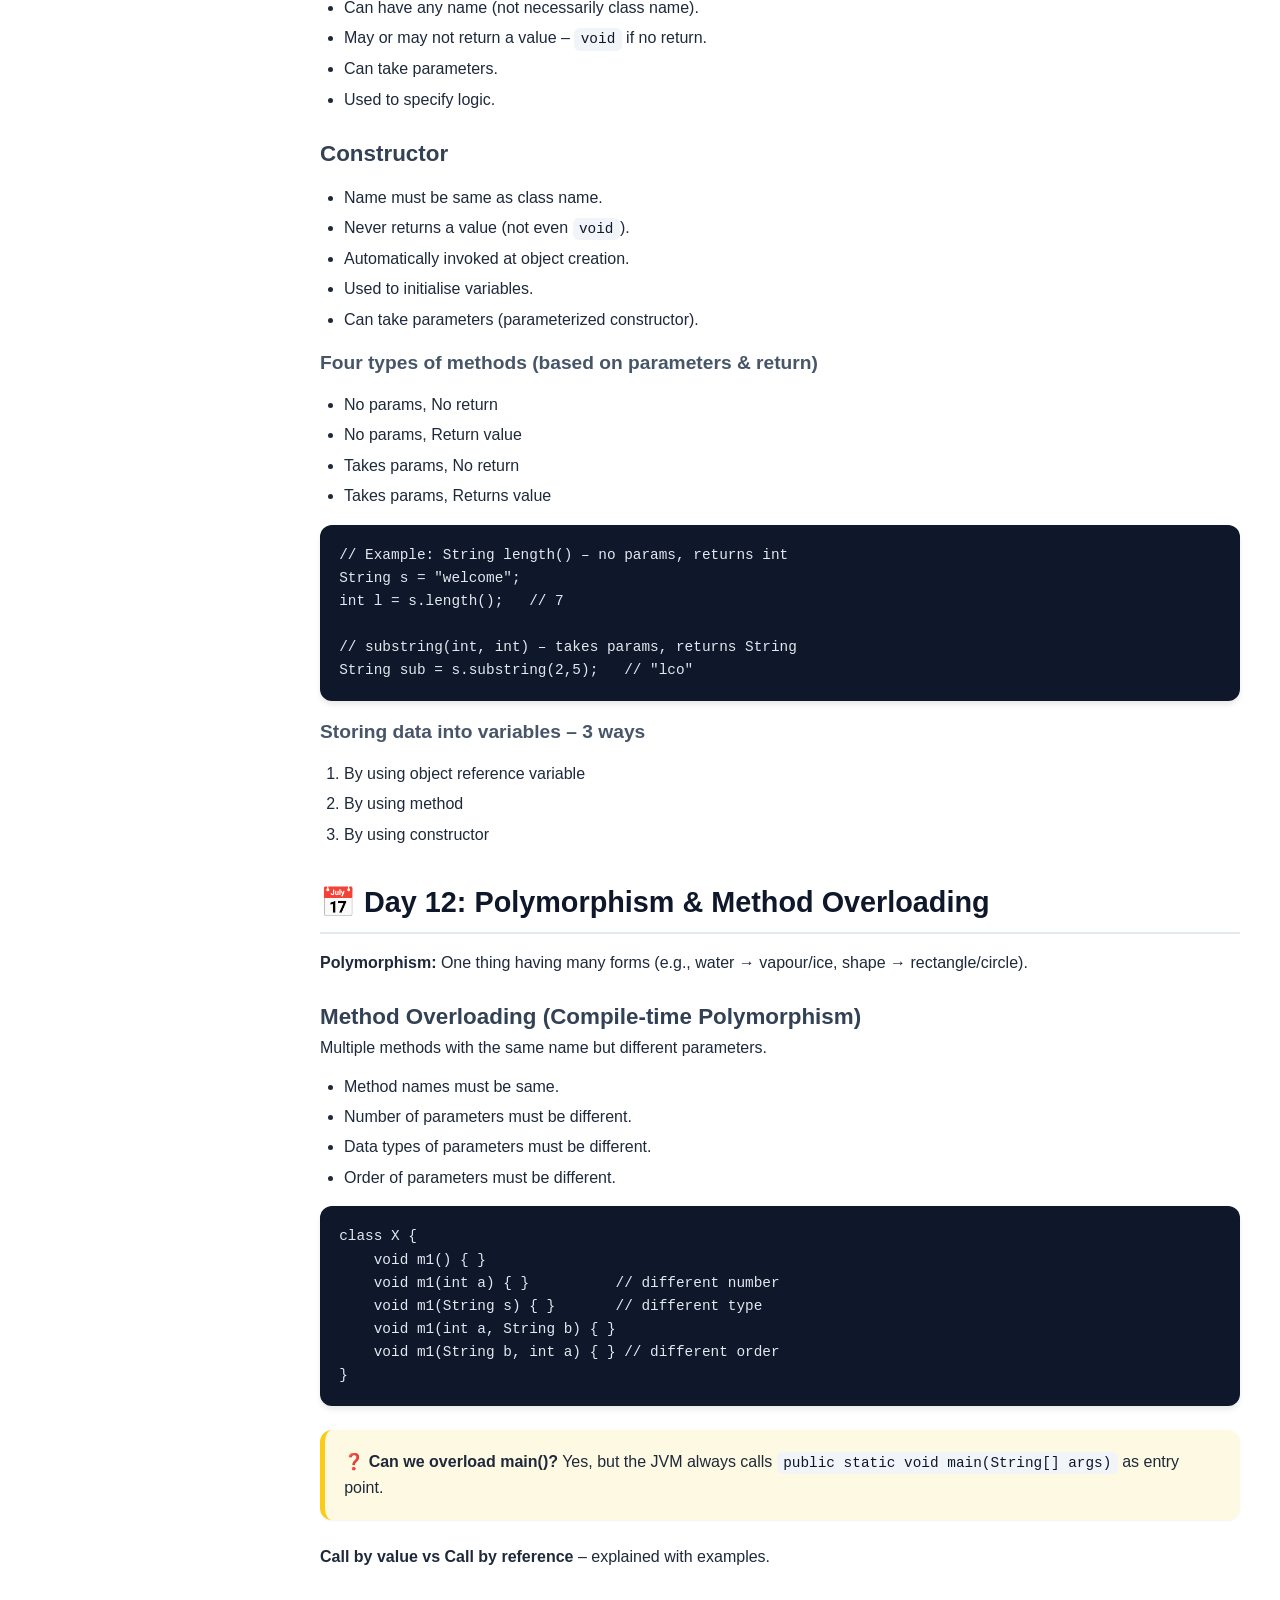
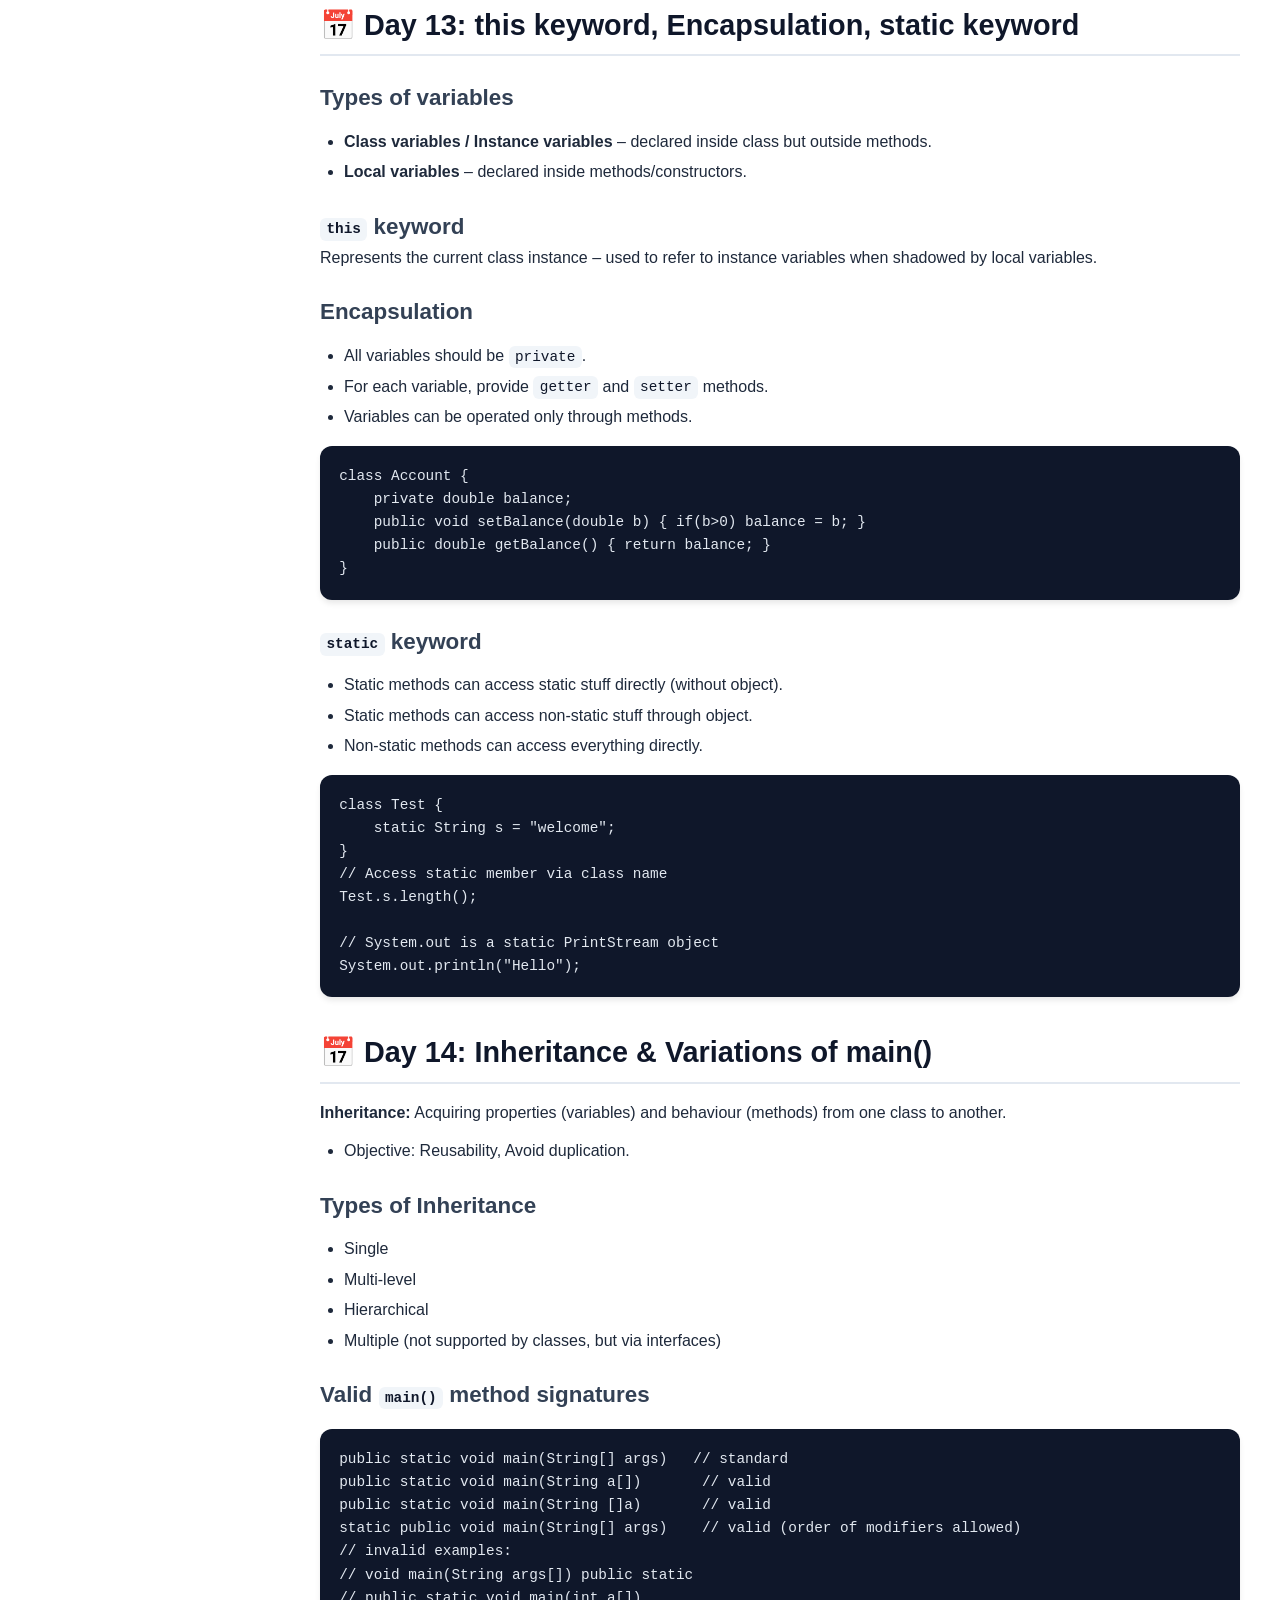
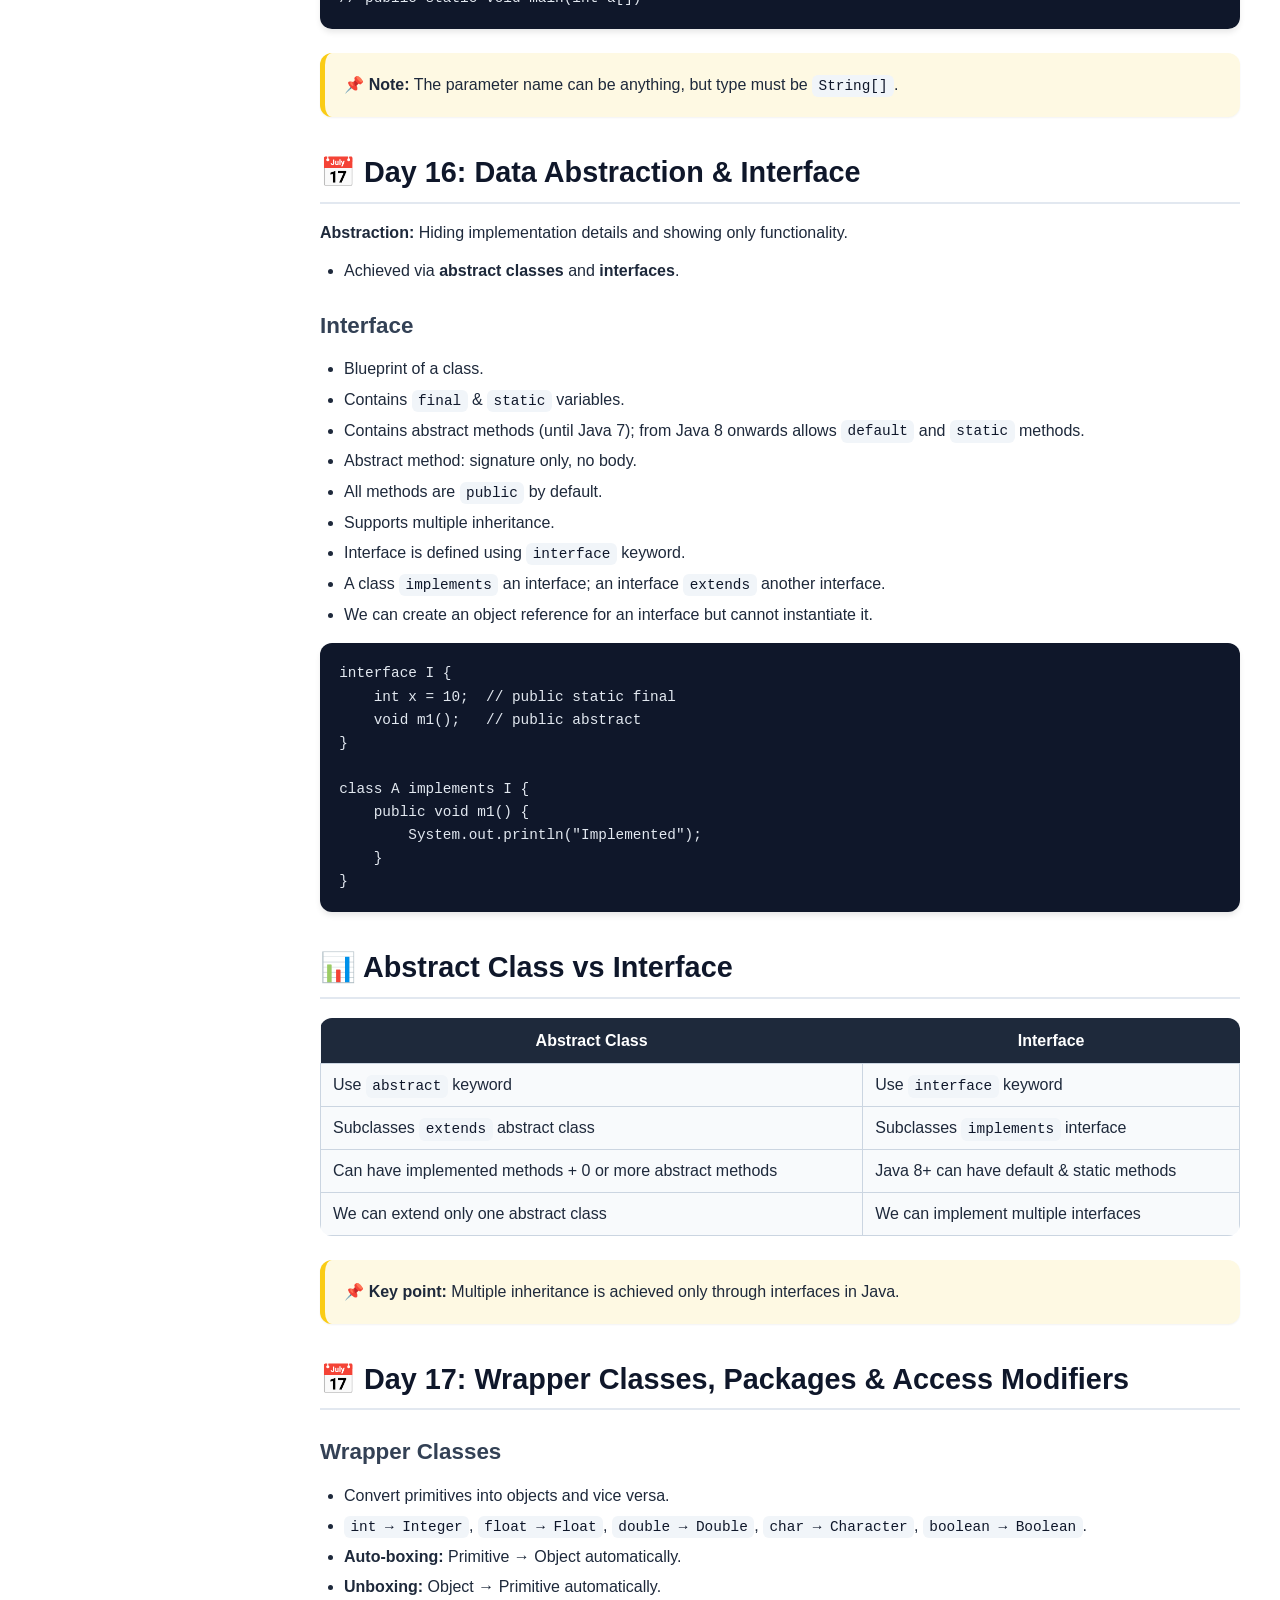
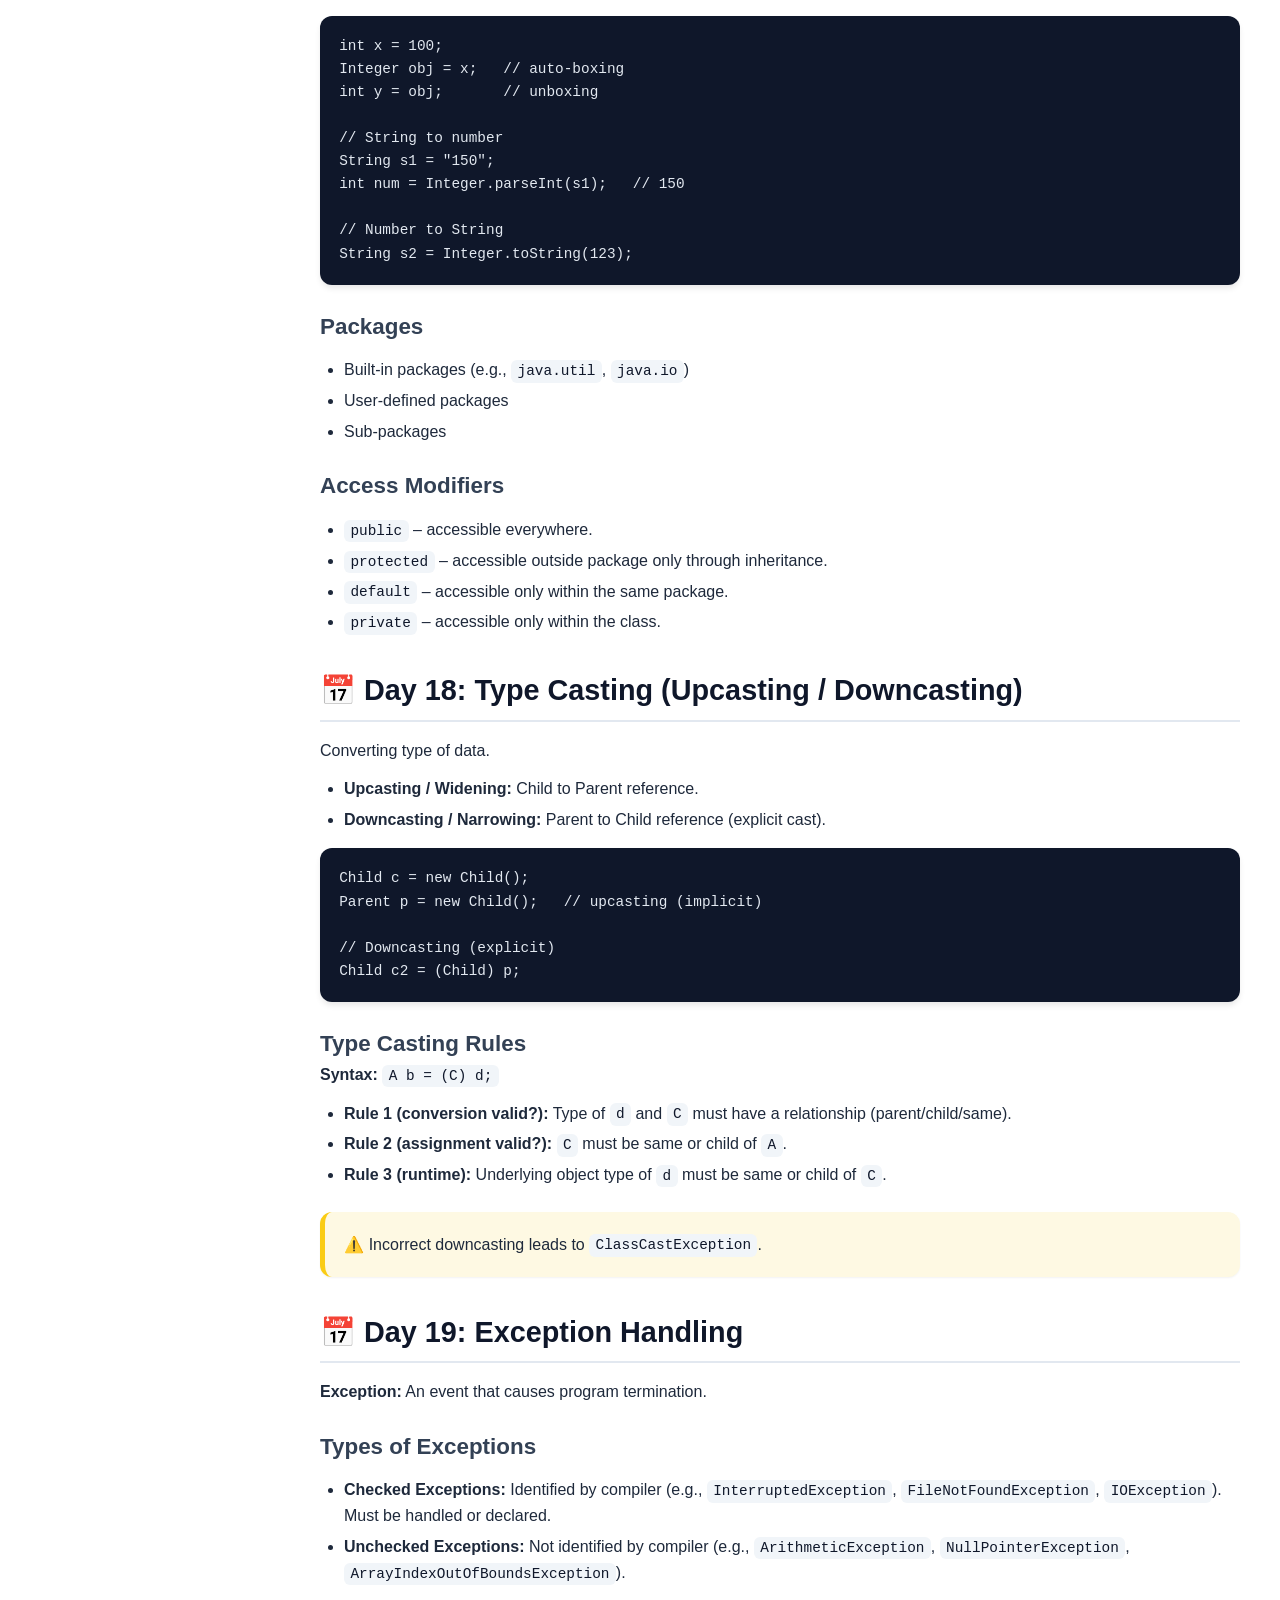
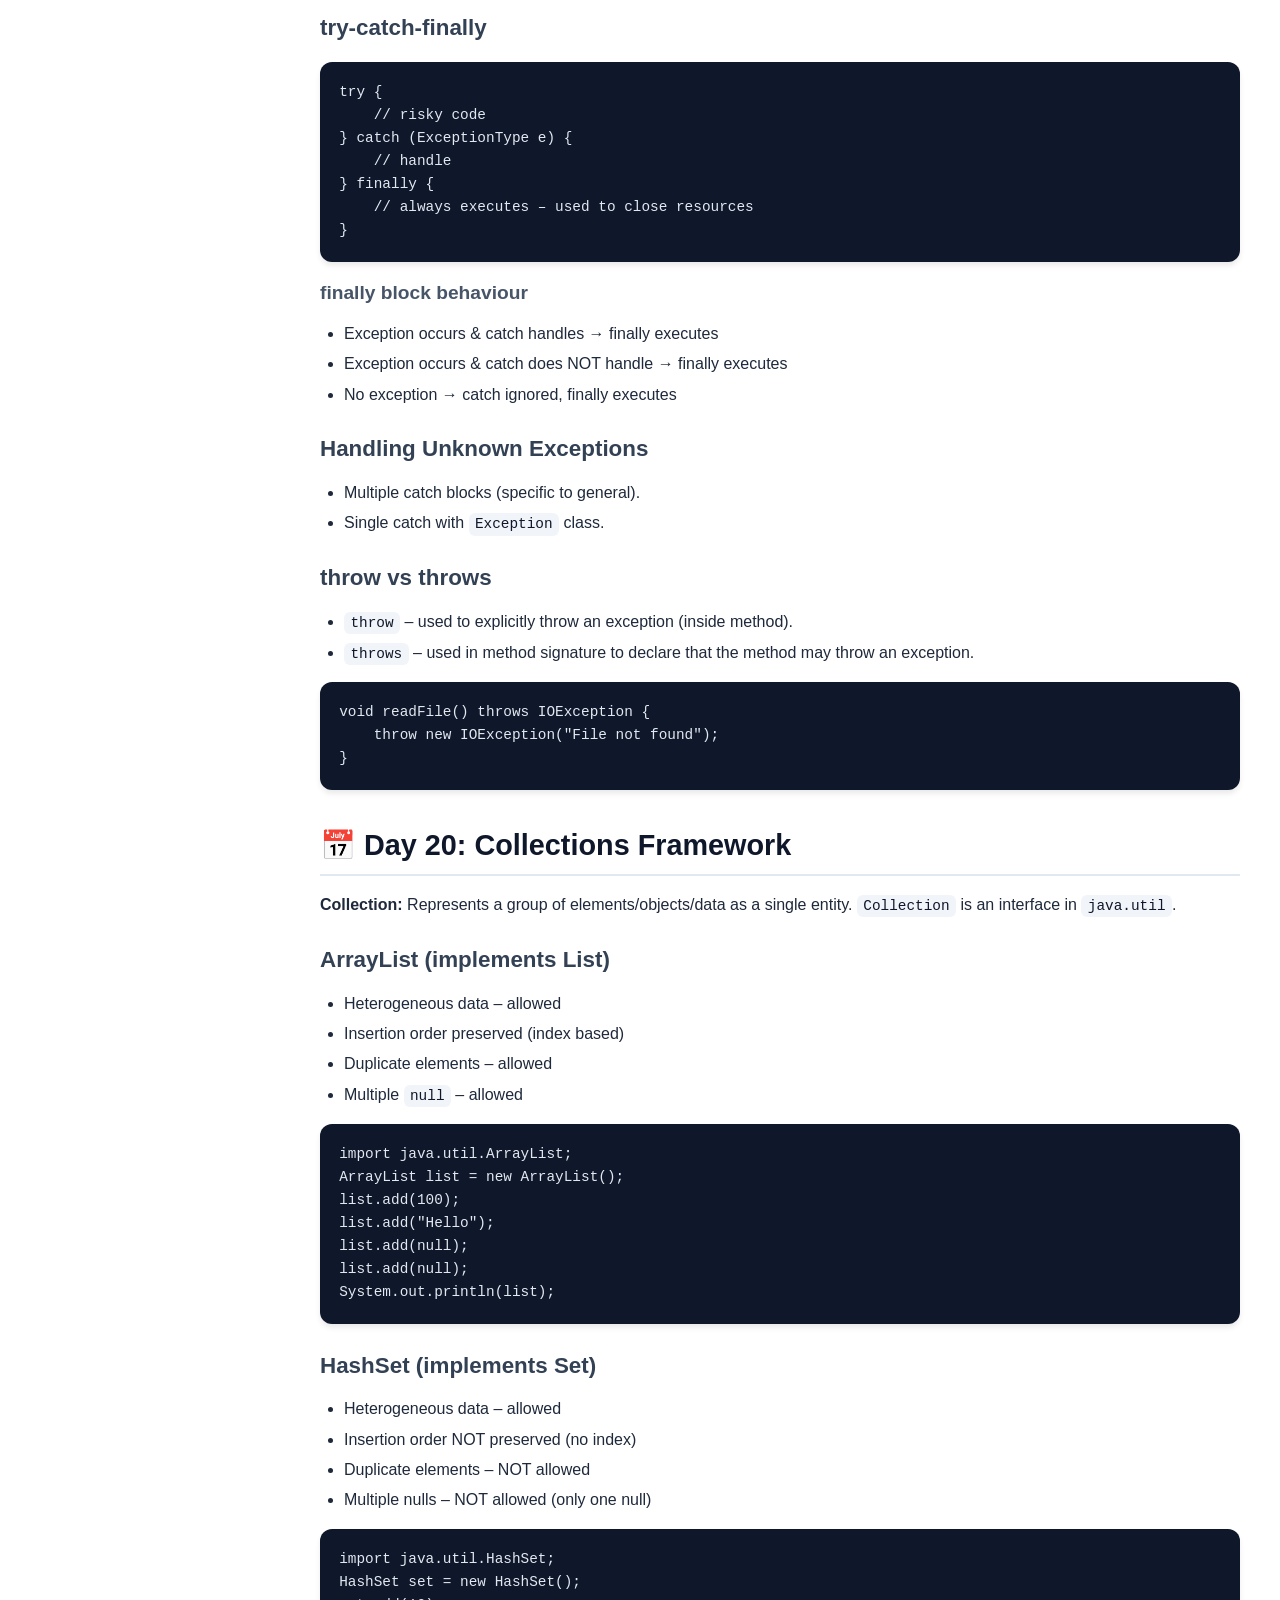
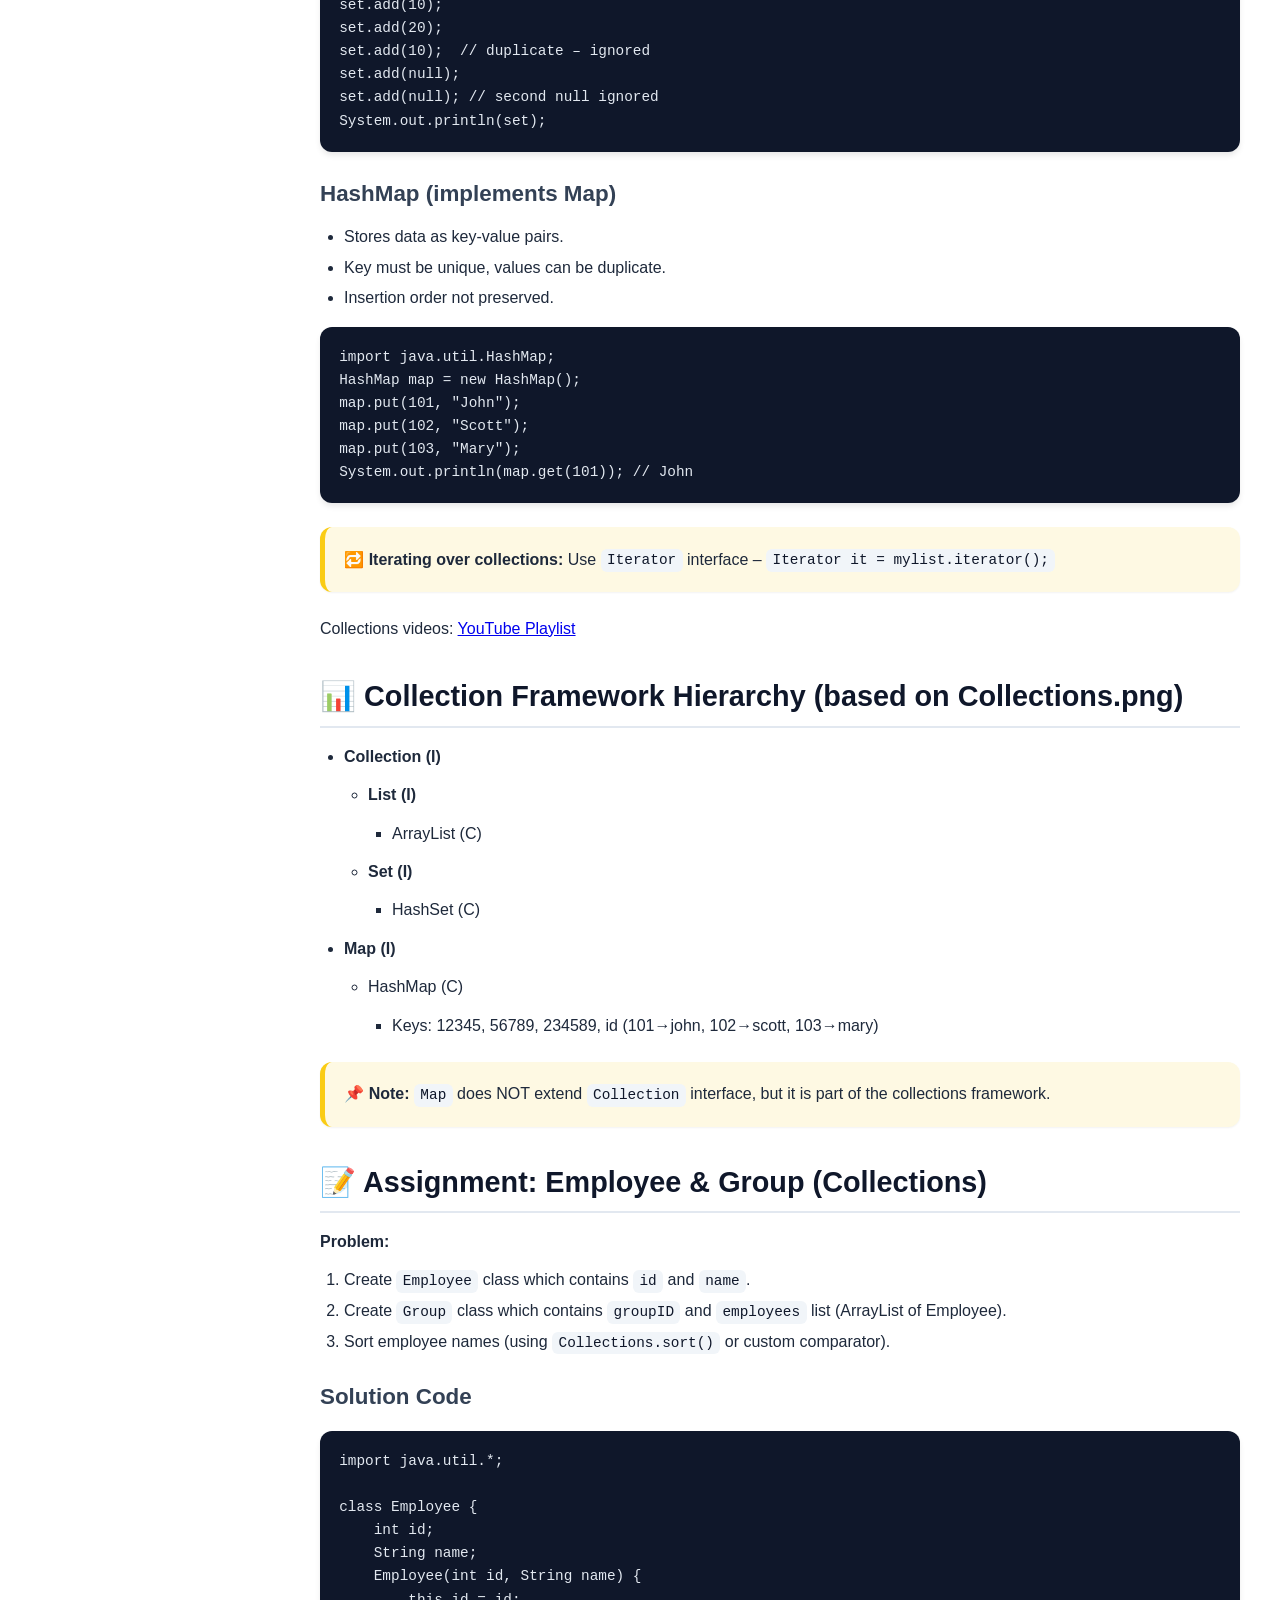
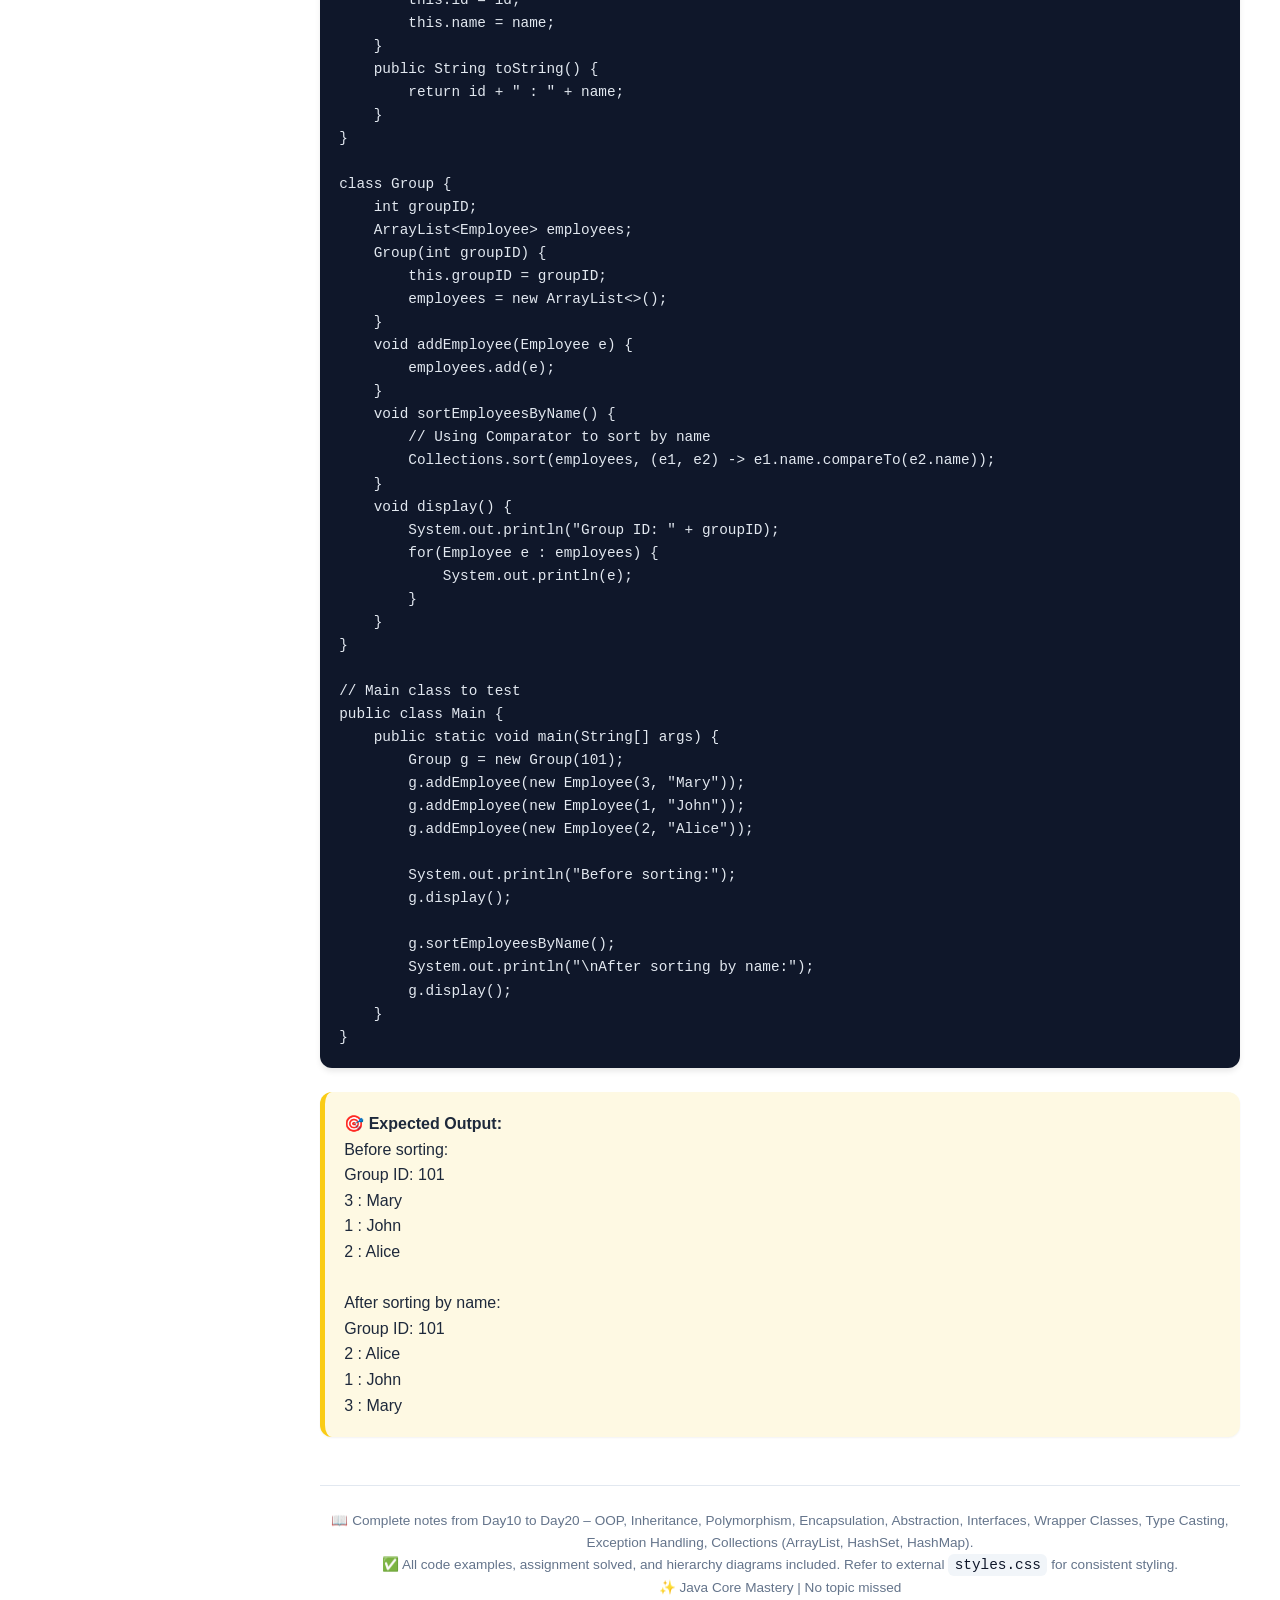
<file: PawanKumarPart2.html>
<!DOCTYPE html>
<html lang="en">
<head>
    <meta charset="UTF-8">
    <meta name="viewport" content="width=device-width, initial-scale=1.0">
    <title>Java Core Notes – Day10 to Day20 | Pawan Kumar</title>
    <!-- External CSS (same as original – link to styles.css) -->
    <link rel="stylesheet" href="styles.css">
</head>
<body>
<div class="container">
    <aside class="sidebar">
        <h2>📘 Java Notes</h2>
        <nav>
            <ul>
                <li><a href="#day10">Day 10: OOP – Class & Object</a></li>
                <li><a href="#day11">Day 11: Methods vs Constructors</a></li>
                <li><a href="#day12">Day 12: Polymorphism & Overloading</a></li>
                <li><a href="#day13">Day 13: this, Encapsulation, static</a></li>
                <li><a href="#day14">Day 14: Inheritance & main() variations</a></li>
                <li><a href="#day16">Day 16: Abstraction & Interface</a></li>
                <li><a href="#abstract-interface-compare">Abstract Class vs Interface</a></li>
                <li><a href="#day17">Day 17: Wrapper Classes & Packages & Access Modifiers</a></li>
                <li><a href="#day18">Day 18: Type Casting (Upcasting/Downcasting)</a></li>
                <li><a href="#day19">Day 19: Exception Handling</a></li>
                <li><a href="#day20">Day 20: Collections (List, Set, Map)</a></li>
                <li><a href="#collection-hierarchy">Collection Hierarchy Diagram</a></li>
                <li><a href="#assignment-emp-group">Assignment: Employee & Group</a></li>
            </ul>
        </nav>
    </aside>

    <main class="main-content">
        <h1>☕ Java Core Notes (Day 10 – Day 20)</h1>
        <div class="subhead">Object Oriented Programming, Exception Handling, Collections & more – complete reference</div>

        <!-- Day 10 -->
        <section id="day10">
            <h2>📅 Day 10: OOP – Class & Object</h2>
            <h3>Object Oriented Programming pillars</h3>
            <ul>
                <li>Class</li>
                <li>Object</li>
                <li>Polymorphism</li>
                <li>Encapsulation</li>
                <li>Inheritance</li>
                <li>Data Abstraction</li>
            </ul>
            <h3>Class</h3>
            <ul>
                <li>Collection of variables (attributes) and methods (behavior).</li>
                <li>Logical entity / blueprint – does not occupy memory.</li>
            </ul>
            <h3>Object</h3>
            <ul>
                <li>Instance of a class – created using <code>new</code> keyword.</li>
                <li>Physical entity – occupies memory.</li>
                <li>Multiple objects can be created for a single class.</li>
            </ul>
            <pre><code>class Employee {
    // variables
    int id;
    String name;
    // methods
    void work() {
        System.out.println("Employee works");
    }
}

// Creating object
Employee emp = new Employee();
emp.id = 101;
emp.name = "John";
emp.work();

// String object example
String s = new String("welcome");
int len = s.length();   // 7
String trimmed = s.replaceAll("\\s", "");   // removes spaces</code></pre>
            <div class="note-box">
                <strong>📌 Note:</strong> <code>String s = "welcome to java"; s.replaceAll("\\s","")</code> → <code>"welcometojava"</code>
            </div>
        </section>

        <!-- Day 11 -->
        <section id="day11">
            <h2>📅 Day 11: Methods vs Constructors</h2>
            <h3>Method</h3>
            <ul>
                <li>Block of statements that perform a task.</li>
                <li>Invoked explicitly through object.</li>
                <li>Can have any name (not necessarily class name).</li>
                <li>May or may not return a value – <code>void</code> if no return.</li>
                <li>Can take parameters.</li>
                <li>Used to specify logic.</li>
            </ul>
            <h3>Constructor</h3>
            <ul>
                <li>Name must be same as class name.</li>
                <li>Never returns a value (not even <code>void</code>).</li>
                <li>Automatically invoked at object creation.</li>
                <li>Used to initialise variables.</li>
                <li>Can take parameters (parameterized constructor).</li>
            </ul>
            <h4>Four types of methods (based on parameters & return)</h4>
            <ul>
                <li>No params, No return</li>
                <li>No params, Return value</li>
                <li>Takes params, No return</li>
                <li>Takes params, Returns value</li>
            </ul>
            <pre><code>// Example: String length() – no params, returns int
String s = "welcome";
int l = s.length();   // 7

// substring(int, int) – takes params, returns String
String sub = s.substring(2,5);   // "lco"</code></pre>
            <h4>Storing data into variables – 3 ways</h4>
            <ol>
                <li>By using object reference variable</li>
                <li>By using method</li>
                <li>By using constructor</li>
            </ol>
        </section>

        <!-- Day 12 -->
        <section id="day12">
            <h2>📅 Day 12: Polymorphism & Method Overloading</h2>
            <p><strong>Polymorphism:</strong> One thing having many forms (e.g., water → vapour/ice, shape → rectangle/circle).</p>
            <h3>Method Overloading (Compile‑time Polymorphism)</h3>
            <p>Multiple methods with the same name but different parameters.</p>
            <ul>
                <li>Method names must be same.</li>
                <li>Number of parameters must be different.</li>
                <li>Data types of parameters must be different.</li>
                <li>Order of parameters must be different.</li>
            </ul>
            <pre><code>class X {
    void m1() { }
    void m1(int a) { }          // different number
    void m1(String s) { }       // different type
    void m1(int a, String b) { }
    void m1(String b, int a) { } // different order
}</code></pre>
            <div class="note-box">
                <strong>❓ Can we overload main()?</strong> Yes, but the JVM always calls <code>public static void main(String[] args)</code> as entry point.
            </div>
            <p><strong>Call by value vs Call by reference</strong> – explained with examples.</p>
        </section>

        <!-- Day 13 -->
        <section id="day13">
            <h2>📅 Day 13: this keyword, Encapsulation, static keyword</h2>
            <h3>Types of variables</h3>
            <ul>
                <li><strong>Class variables / Instance variables</strong> – declared inside class but outside methods.</li>
                <li><strong>Local variables</strong> – declared inside methods/constructors.</li>
            </ul>
            <h3><code>this</code> keyword</h3>
            <p>Represents the current class instance – used to refer to instance variables when shadowed by local variables.</p>
            <h3>Encapsulation</h3>
            <ul>
                <li>All variables should be <code>private</code>.</li>
                <li>For each variable, provide <code>getter</code> and <code>setter</code> methods.</li>
                <li>Variables can be operated only through methods.</li>
            </ul>
            <pre><code>class Account {
    private double balance;
    public void setBalance(double b) { if(b>0) balance = b; }
    public double getBalance() { return balance; }
}</code></pre>
            <h3><code>static</code> keyword</h3>
            <ul>
                <li>Static methods can access static stuff directly (without object).</li>
                <li>Static methods can access non‑static stuff through object.</li>
                <li>Non‑static methods can access everything directly.</li>
            </ul>
            <pre><code>class Test {
    static String s = "welcome";
}
// Access static member via class name
Test.s.length();

// System.out is a static PrintStream object
System.out.println("Hello");</code></pre>
        </section>

        <!-- Day 14 -->
        <section id="day14">
            <h2>📅 Day 14: Inheritance & Variations of main()</h2>
            <p><strong>Inheritance:</strong> Acquiring properties (variables) and behaviour (methods) from one class to another.</p>
            <ul>
                <li>Objective: Reusability, Avoid duplication.</li>
            </ul>
            <h3>Types of Inheritance</h3>
            <ul>
                <li>Single</li>
                <li>Multi‑level</li>
                <li>Hierarchical</li>
                <li>Multiple (not supported by classes, but via interfaces)</li>
            </ul>
            <h3>Valid <code>main()</code> method signatures</h3>
            <pre><code>public static void main(String[] args)   // standard
public static void main(String a[])       // valid
public static void main(String []a)       // valid
static public void main(String[] args)    // valid (order of modifiers allowed)
// invalid examples:
// void main(String args[]) public static
// public static void main(int a[])</code></pre>
            <div class="note-box">
                <strong>📌 Note:</strong> The parameter name can be anything, but type must be <code>String[]</code>.
            </div>
        </section>

        <!-- Day 16: Abstraction and Interface -->
        <section id="day16">
            <h2>📅 Day 16: Data Abstraction & Interface</h2>
            <p><strong>Abstraction:</strong> Hiding implementation details and showing only functionality.</p>
            <ul>
                <li>Achieved via <strong>abstract classes</strong> and <strong>interfaces</strong>.</li>
            </ul>
            <h3>Interface</h3>
            <ul>
                <li>Blueprint of a class.</li>
                <li>Contains <code>final</code> & <code>static</code> variables.</li>
                <li>Contains abstract methods (until Java 7); from Java 8 onwards allows <code>default</code> and <code>static</code> methods.</li>
                <li>Abstract method: signature only, no body.</li>
                <li>All methods are <code>public</code> by default.</li>
                <li>Supports multiple inheritance.</li>
                <li>Interface is defined using <code>interface</code> keyword.</li>
                <li>A class <code>implements</code> an interface; an interface <code>extends</code> another interface.</li>
                <li>We can create an object reference for an interface but cannot instantiate it.</li>
            </ul>
            <pre><code>interface I {
    int x = 10;  // public static final
    void m1();   // public abstract
}

class A implements I {
    public void m1() {
        System.out.println("Implemented");
    }
}</code></pre>
        </section>

        <!-- Abstract Class vs Interface Comparison -->
        <section id="abstract-interface-compare">
            <h2>📊 Abstract Class vs Interface</h2>
            <table>
                <thead>
                    <tr><th>Abstract Class</th><th>Interface</th></tr>
                </thead>
                <tbody>
                    <tr><td>Use <code>abstract</code> keyword</td><td>Use <code>interface</code> keyword</td></tr>
                    <tr><td>Subclasses <code>extends</code> abstract class</td><td>Subclasses <code>implements</code> interface</td></tr>
                    <tr><td>Can have implemented methods + 0 or more abstract methods</td><td>Java 8+ can have default & static methods</td></tr>
                    <tr><td>We can extend only one abstract class</td><td>We can implement multiple interfaces</td></tr>
                </tbody>
            </table>
            <div class="note-box">
                <strong>📌 Key point:</strong> Multiple inheritance is achieved only through interfaces in Java.
            </div>
        </section>

        <!-- Day 17: Wrapper Classes, Packages, Access Modifiers -->
        <section id="day17">
            <h2>📅 Day 17: Wrapper Classes, Packages & Access Modifiers</h2>
            <h3>Wrapper Classes</h3>
            <ul>
                <li>Convert primitives into objects and vice versa.</li>
                <li><code>int → Integer</code>, <code>float → Float</code>, <code>double → Double</code>, <code>char → Character</code>, <code>boolean → Boolean</code>.</li>
                <li><strong>Auto‑boxing:</strong> Primitive → Object automatically.</li>
                <li><strong>Unboxing:</strong> Object → Primitive automatically.</li>
            </ul>
            <pre><code>int x = 100;
Integer obj = x;   // auto-boxing
int y = obj;       // unboxing

// String to number
String s1 = "150";
int num = Integer.parseInt(s1);   // 150

// Number to String
String s2 = Integer.toString(123);</code></pre>
            <h3>Packages</h3>
            <ul>
                <li>Built‑in packages (e.g., <code>java.util</code>, <code>java.io</code>)</li>
                <li>User‑defined packages</li>
                <li>Sub‑packages</li>
            </ul>
            <h3>Access Modifiers</h3>
            <ul>
                <li><code>public</code> – accessible everywhere.</li>
                <li><code>protected</code> – accessible outside package only through inheritance.</li>
                <li><code>default</code> – accessible only within the same package.</li>
                <li><code>private</code> – accessible only within the class.</li>
            </ul>
        </section>

        <!-- Day 18: Type Casting -->
        <section id="day18">
            <h2>📅 Day 18: Type Casting (Upcasting / Downcasting)</h2>
            <p>Converting type of data.</p>
            <ul>
                <li><strong>Upcasting / Widening:</strong> Child to Parent reference.</li>
                <li><strong>Downcasting / Narrowing:</strong> Parent to Child reference (explicit cast).</li>
            </ul>
            <pre><code>Child c = new Child();
Parent p = new Child();   // upcasting (implicit)

// Downcasting (explicit)
Child c2 = (Child) p;</code></pre>
            <h3>Type Casting Rules</h3>
            <p><strong>Syntax:</strong> <code>A b = (C) d;</code></p>
            <ul>
                <li><strong>Rule 1 (conversion valid?):</strong> Type of <code>d</code> and <code>C</code> must have a relationship (parent/child/same).</li>
                <li><strong>Rule 2 (assignment valid?):</strong> <code>C</code> must be same or child of <code>A</code>.</li>
                <li><strong>Rule 3 (runtime):</strong> Underlying object type of <code>d</code> must be same or child of <code>C</code>.</li>
            </ul>
            <div class="note-box">
                <strong>⚠️</strong> Incorrect downcasting leads to <code>ClassCastException</code>.
            </div>
        </section>

        <!-- Day 19: Exception Handling -->
        <section id="day19">
            <h2>📅 Day 19: Exception Handling</h2>
            <p><strong>Exception:</strong> An event that causes program termination.</p>
            <h3>Types of Exceptions</h3>
            <ul>
                <li><strong>Checked Exceptions:</strong> Identified by compiler (e.g., <code>InterruptedException</code>, <code>FileNotFoundException</code>, <code>IOException</code>). Must be handled or declared.</li>
                <li><strong>Unchecked Exceptions:</strong> Not identified by compiler (e.g., <code>ArithmeticException</code>, <code>NullPointerException</code>, <code>ArrayIndexOutOfBoundsException</code>).</li>
            </ul>
            <h3>try-catch-finally</h3>
            <pre><code>try {
    // risky code
} catch (ExceptionType e) {
    // handle
} finally {
    // always executes – used to close resources
}</code></pre>
            <h4>finally block behaviour</h4>
            <ul>
                <li>Exception occurs & catch handles → finally executes</li>
                <li>Exception occurs & catch does NOT handle → finally executes</li>
                <li>No exception → catch ignored, finally executes</li>
            </ul>
            <h3>Handling Unknown Exceptions</h3>
            <ul>
                <li>Multiple catch blocks (specific to general).</li>
                <li>Single catch with <code>Exception</code> class.</li>
            </ul>
            <h3>throw vs throws</h3>
            <ul>
                <li><code>throw</code> – used to explicitly throw an exception (inside method).</li>
                <li><code>throws</code> – used in method signature to declare that the method may throw an exception.</li>
            </ul>
            <pre><code>void readFile() throws IOException {
    throw new IOException("File not found");
}</code></pre>
        </section>

        <!-- Day 20: Collections -->
        <section id="day20">
            <h2>📅 Day 20: Collections Framework</h2>
            <p><strong>Collection:</strong> Represents a group of elements/objects/data as a single entity. <code>Collection</code> is an interface in <code>java.util</code>.</p>
            
            <h3>ArrayList (implements List)</h3>
            <ul>
                <li>Heterogeneous data – allowed</li>
                <li>Insertion order preserved (index based)</li>
                <li>Duplicate elements – allowed</li>
                <li>Multiple <code>null</code> – allowed</li>
            </ul>
            <pre><code>import java.util.ArrayList;
ArrayList list = new ArrayList();
list.add(100);
list.add("Hello");
list.add(null);
list.add(null);
System.out.println(list);</code></pre>
            
            <h3>HashSet (implements Set)</h3>
            <ul>
                <li>Heterogeneous data – allowed</li>
                <li>Insertion order NOT preserved (no index)</li>
                <li>Duplicate elements – NOT allowed</li>
                <li>Multiple nulls – NOT allowed (only one null)</li>
            </ul>
            <pre><code>import java.util.HashSet;
HashSet set = new HashSet();
set.add(10);
set.add(20);
set.add(10);  // duplicate – ignored
set.add(null);
set.add(null); // second null ignored
System.out.println(set);</code></pre>
            
            <h3>HashMap (implements Map)</h3>
            <ul>
                <li>Stores data as key‑value pairs.</li>
                <li>Key must be unique, values can be duplicate.</li>
                <li>Insertion order not preserved.</li>
            </ul>
            <pre><code>import java.util.HashMap;
HashMap map = new HashMap();
map.put(101, "John");
map.put(102, "Scott");
map.put(103, "Mary");
System.out.println(map.get(101)); // John</code></pre>
            <div class="note-box">
                <strong>🔁 Iterating over collections:</strong> Use <code>Iterator</code> interface – <code>Iterator it = mylist.iterator();</code>
            </div>
            <p>Collections videos: <a href="https://www.youtube.com/playlist?list=PLUDwpEzHYYLu9-xrx5ykNH8wmN1C1qClk" target="_blank">YouTube Playlist</a></p>
        </section>

        <!-- Collection Hierarchy Diagram (text representation) -->
        <section id="collection-hierarchy">
            <h2>📊 Collection Framework Hierarchy (based on Collections.png)</h2>
            <ul>
                <li><strong>Collection (I)</strong>
                    <ul>
                        <li><strong>List (I)</strong>
                            <ul><li>ArrayList (C)</li></ul>
                        </li>
                        <li><strong>Set (I)</strong>
                            <ul><li>HashSet (C)</li></ul>
                        </li>
                    </ul>
                </li>
                <li><strong>Map (I)</strong>
                    <ul><li>HashMap (C)
                        <ul>
                            <li>Keys: 12345, 56789, 234589, id (101→john, 102→scott, 103→mary)</li>
                        </ul>
                    </li></ul>
                </li>
            </ul>
            <div class="note-box">
                <strong>📌 Note:</strong> <code>Map</code> does NOT extend <code>Collection</code> interface, but it is part of the collections framework.
            </div>
        </section>

        <!-- Assignment from Day20.txt -->
        <section id="assignment-emp-group">
            <h2>📝 Assignment: Employee & Group (Collections)</h2>
            <p><strong>Problem:</strong></p>
            <ol>
                <li>Create <code>Employee</code> class which contains <code>id</code> and <code>name</code>.</li>
                <li>Create <code>Group</code> class which contains <code>groupID</code> and <code>employees</code> list (ArrayList of Employee).</li>
                <li>Sort employee names (using <code>Collections.sort()</code> or custom comparator).</li>
            </ol>
            <h3>Solution Code</h3>
            <pre><code>import java.util.*;

class Employee {
    int id;
    String name;
    Employee(int id, String name) {
        this.id = id;
        this.name = name;
    }
    public String toString() {
        return id + " : " + name;
    }
}

class Group {
    int groupID;
    ArrayList&lt;Employee&gt; employees;
    Group(int groupID) {
        this.groupID = groupID;
        employees = new ArrayList&lt;&gt;();
    }
    void addEmployee(Employee e) {
        employees.add(e);
    }
    void sortEmployeesByName() {
        // Using Comparator to sort by name
        Collections.sort(employees, (e1, e2) -> e1.name.compareTo(e2.name));
    }
    void display() {
        System.out.println("Group ID: " + groupID);
        for(Employee e : employees) {
            System.out.println(e);
        }
    }
}

// Main class to test
public class Main {
    public static void main(String[] args) {
        Group g = new Group(101);
        g.addEmployee(new Employee(3, "Mary"));
        g.addEmployee(new Employee(1, "John"));
        g.addEmployee(new Employee(2, "Alice"));
        
        System.out.println("Before sorting:");
        g.display();
        
        g.sortEmployeesByName();
        System.out.println("\nAfter sorting by name:");
        g.display();
    }
}</code></pre>
            <div class="note-box">
                <strong>🎯 Expected Output:</strong><br>
                Before sorting:<br>
                Group ID: 101<br>
                3 : Mary<br>
                1 : John<br>
                2 : Alice<br><br>
                After sorting by name:<br>
                Group ID: 101<br>
                2 : Alice<br>
                1 : John<br>
                3 : Mary
            </div>
        </section>

        <footer>
            <p>📖 Complete notes from Day10 to Day20 – OOP, Inheritance, Polymorphism, Encapsulation, Abstraction, Interfaces, Wrapper Classes, Type Casting, Exception Handling, Collections (ArrayList, HashSet, HashMap).</p>
            <p>✅ All code examples, assignment solved, and hierarchy diagrams included. Refer to external <code>styles.css</code> for consistent styling.</p>
            <p>✨ Java Core Mastery | No topic missed</p>
        </footer>
    </main>
</div>
</body>
</html>
</file>
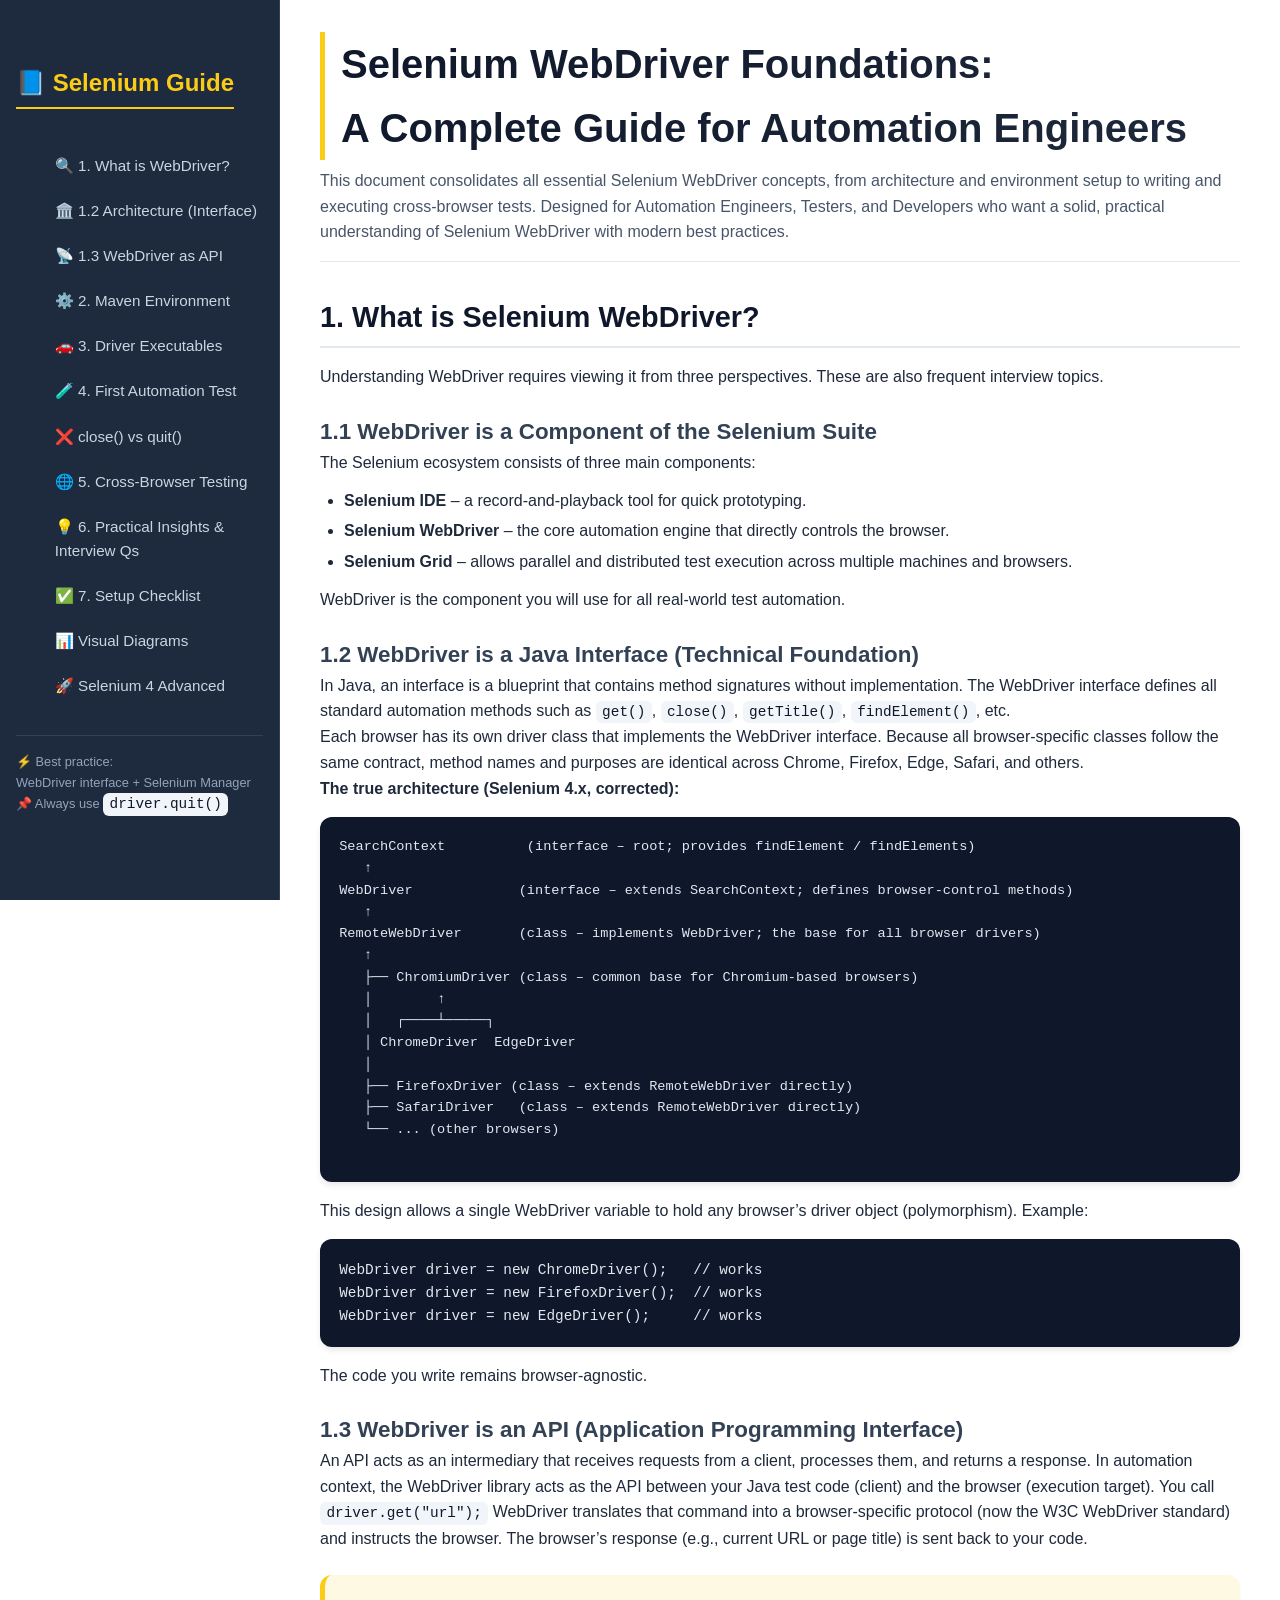
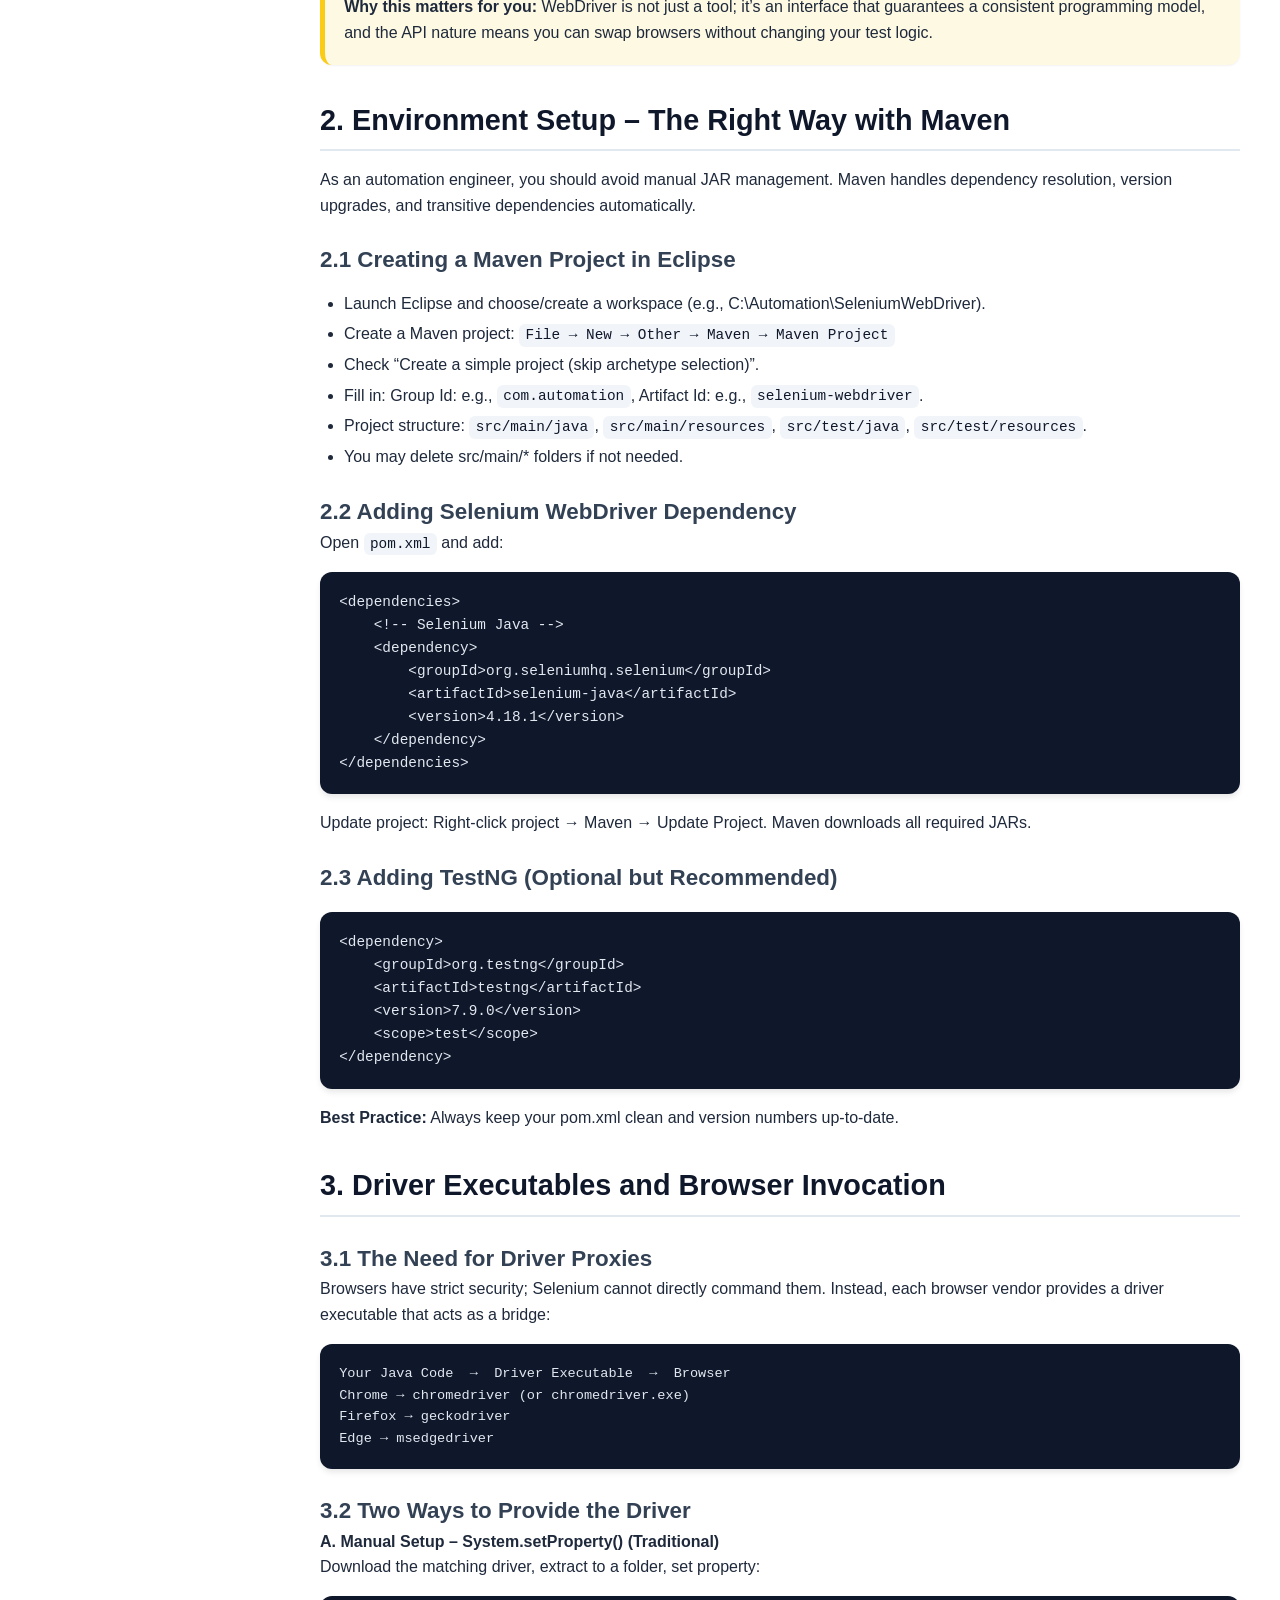
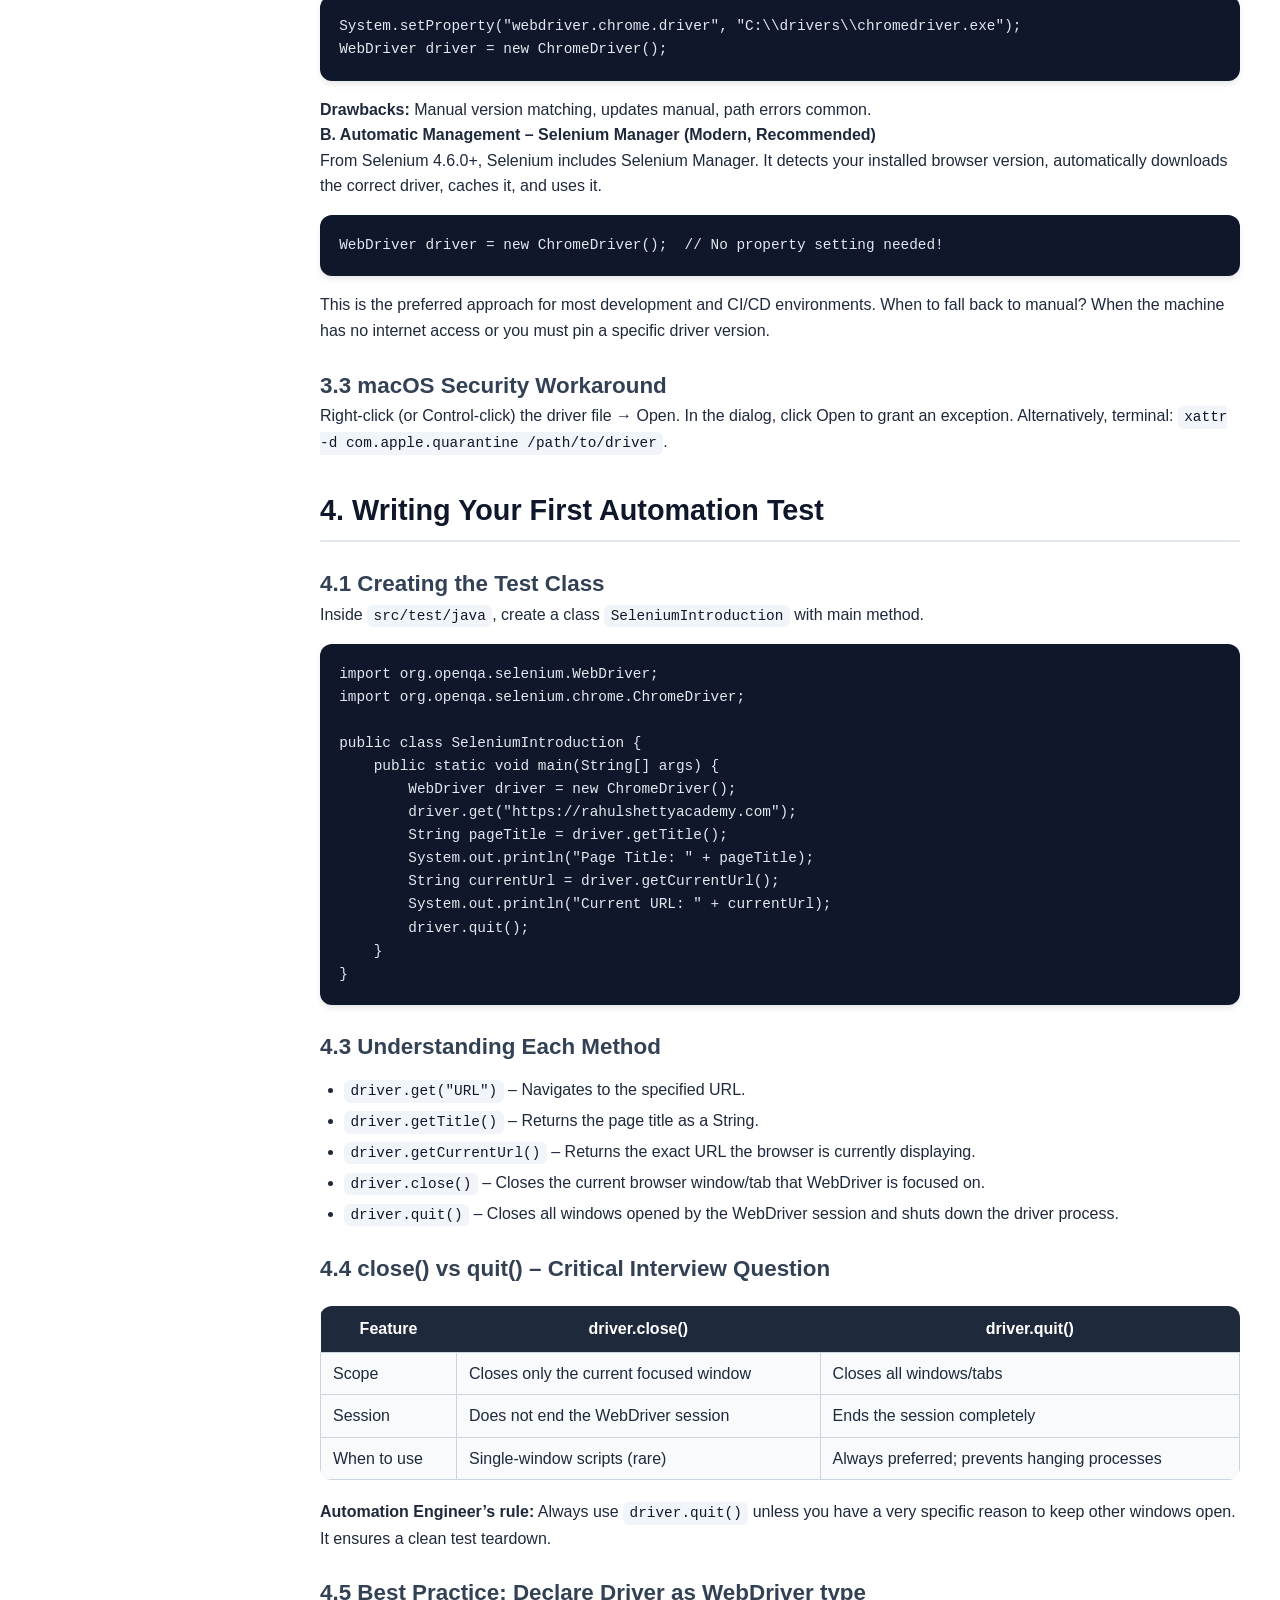
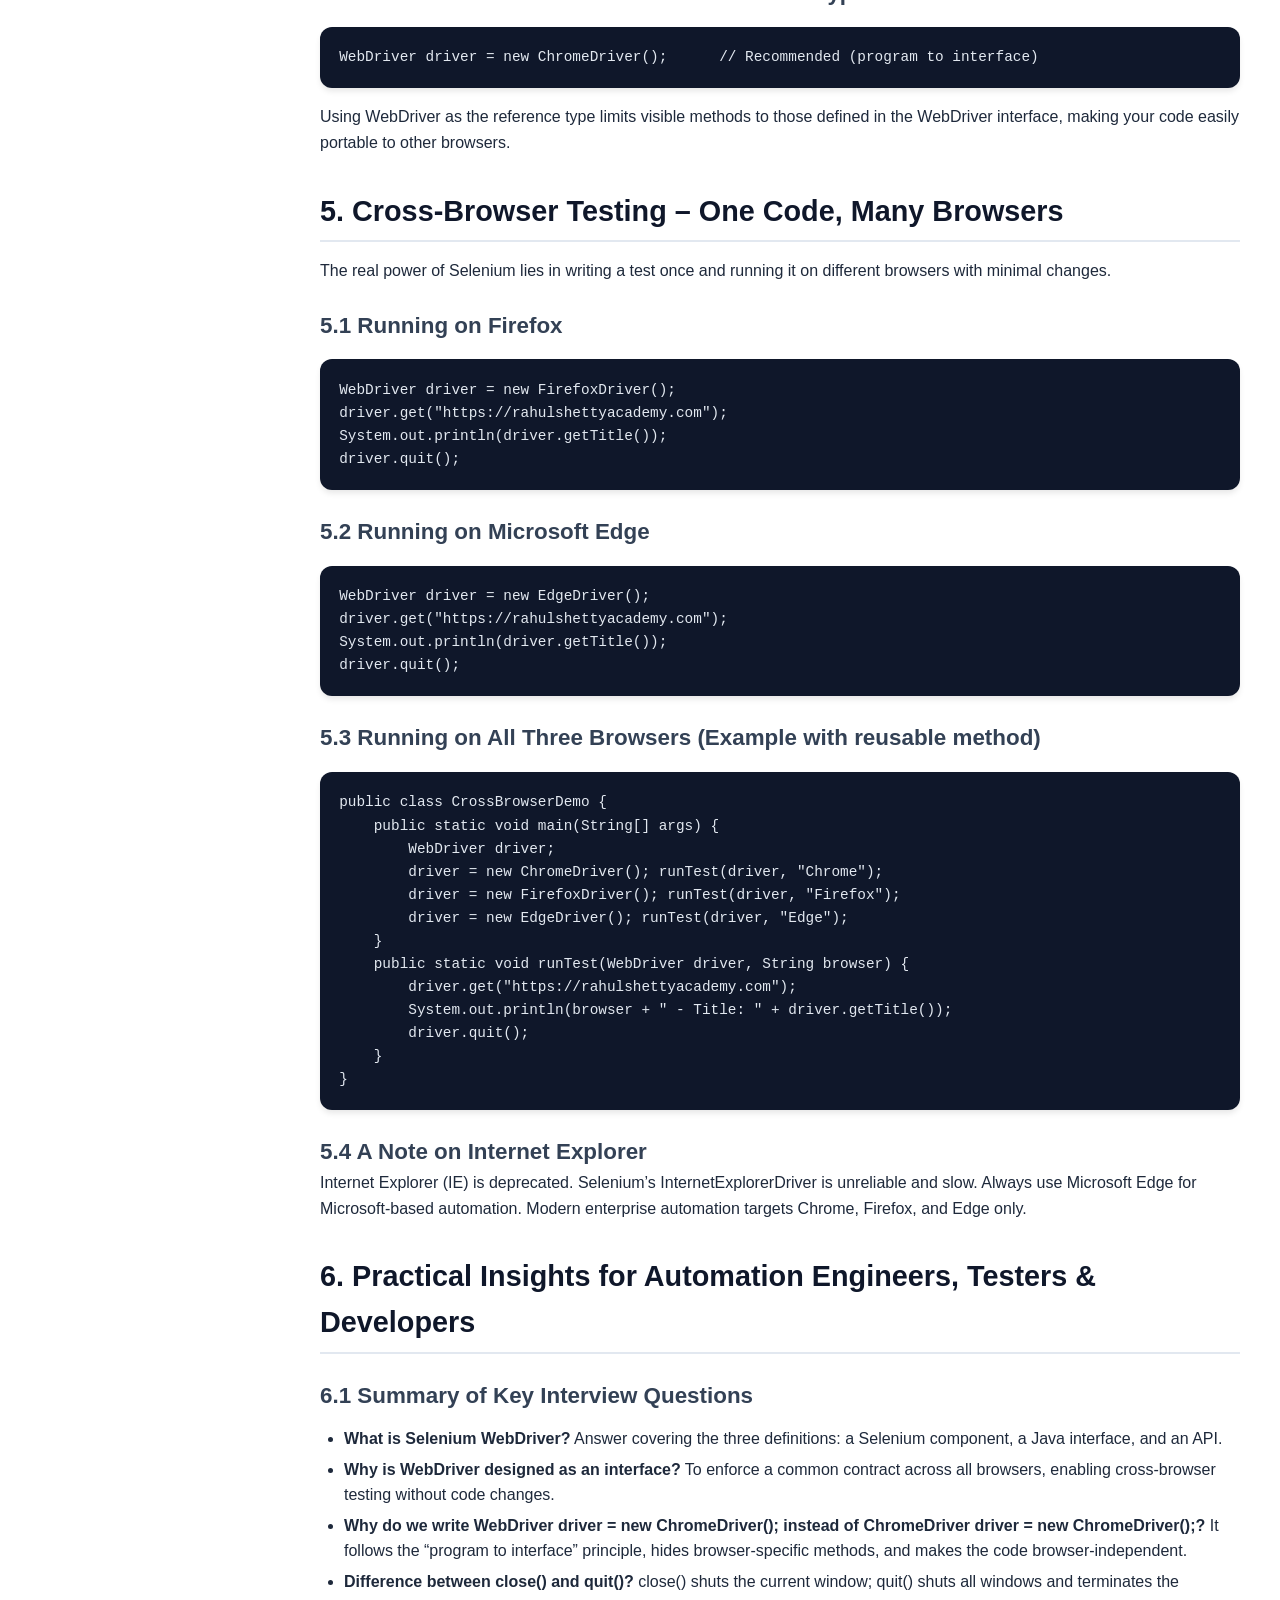
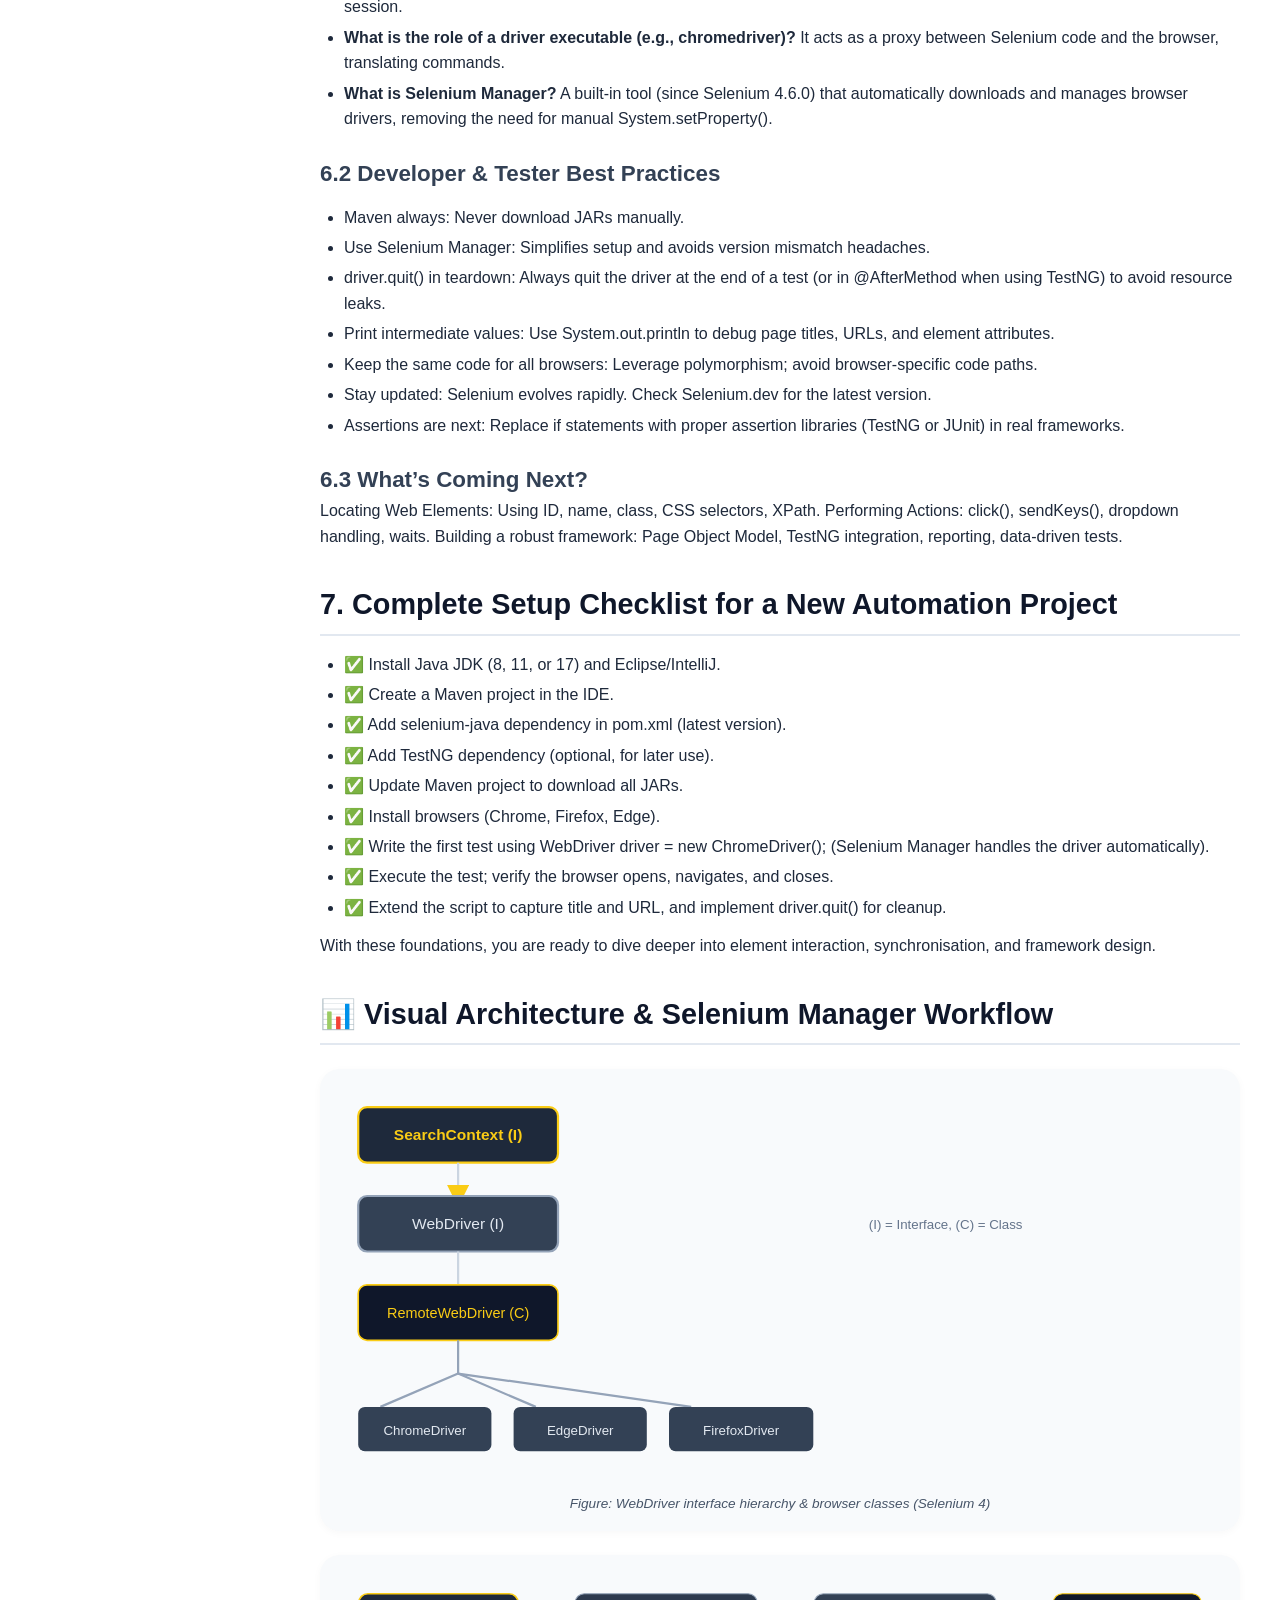
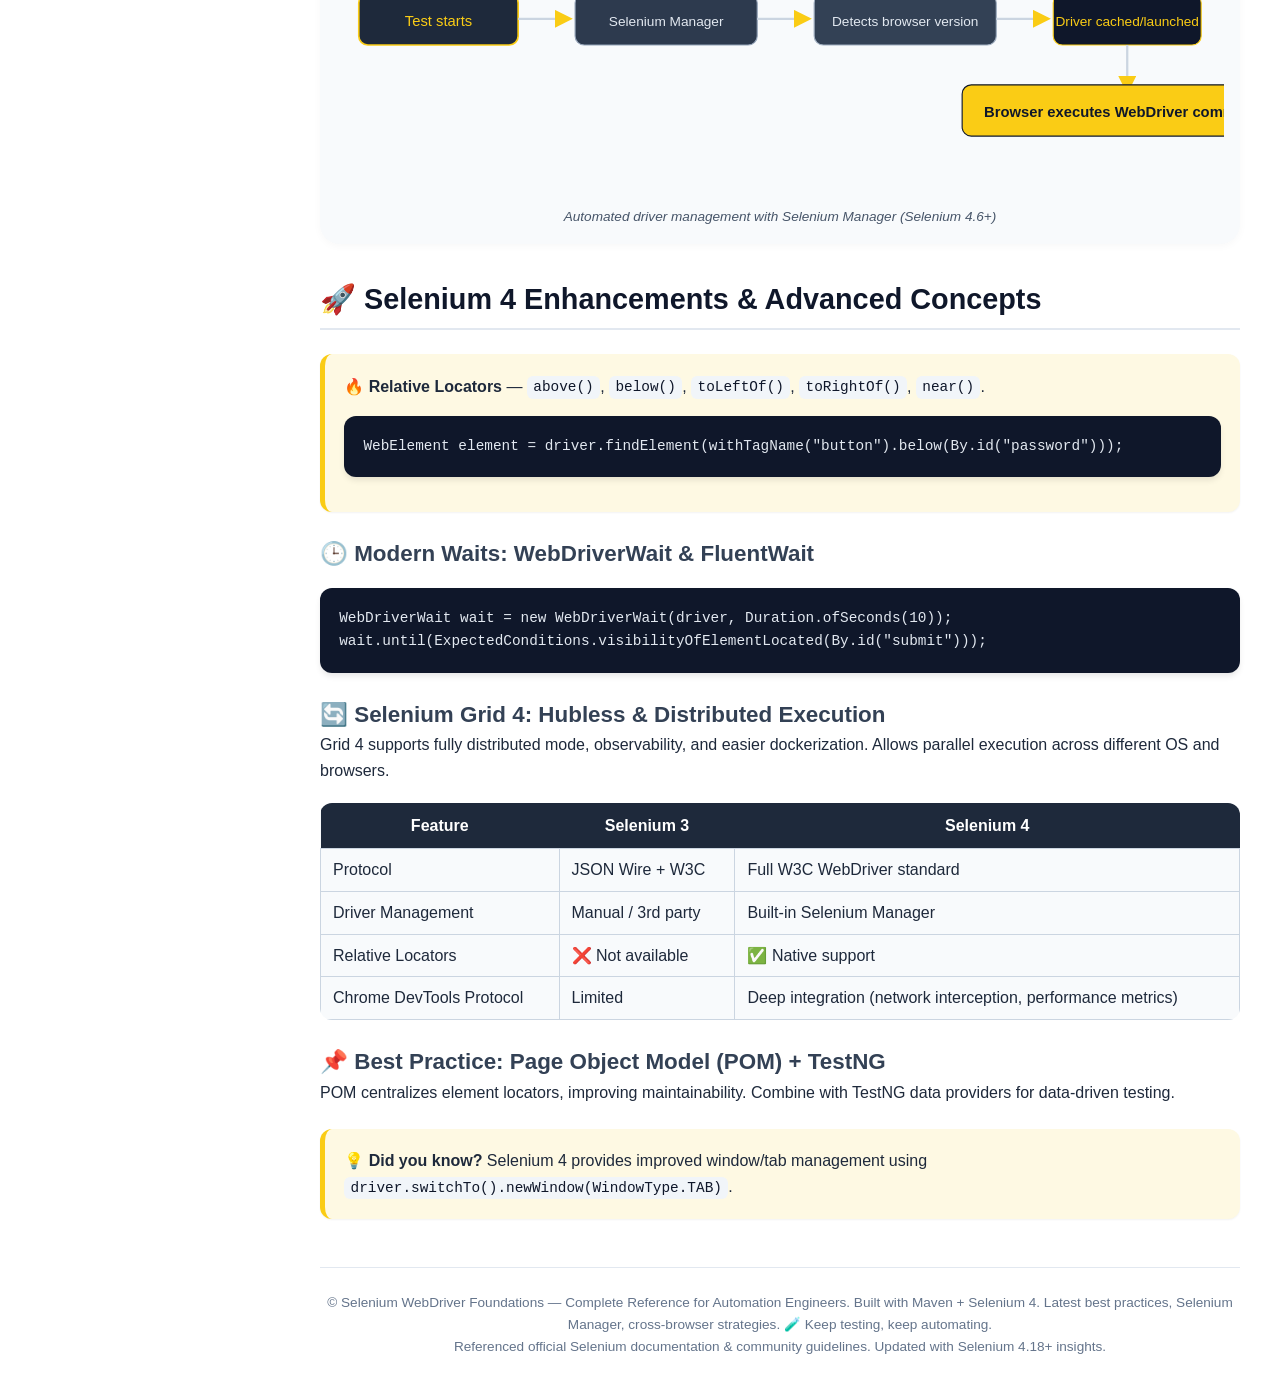
<file: SeleniumBasicsPart1.html>
<!DOCTYPE html>
<html lang="en">
<head>
    <meta charset="UTF-8">
    <meta name="viewport" content="width=device-width, initial-scale=1.0">
    <title>Selenium WebDriver Foundations | Complete Automation Engineer Guide</title>
    <!-- External CSS (provided styles.css will be available in the project) -->
    <link rel="stylesheet" href="styles.css">
    <style>
        /* additional micro-styles for diagrams only, does not override core */
        .arch-svg, .flow-svg {
            background: #f8fafc;
            border-radius: 20px;
            padding: 1rem;
            margin: 1.5rem 0;
            box-shadow: 0 2px 8px rgba(0,0,0,0.03);
            overflow-x: auto;
        }
        svg {
            max-width: 100%;
            height: auto;
            display: block;
            margin: 0 auto;
        }
        .diagram-caption {
            text-align: center;
            font-size: 0.85rem;
            color: #475569;
            margin-top: 0.5rem;
            font-style: italic;
        }
        .badge-new {
            background: #facc15;
            color: #0f172a;
            font-size: 0.7rem;
            font-weight: bold;
            padding: 0.2rem 0.6rem;
            border-radius: 20px;
            display: inline-block;
            margin-left: 0.75rem;
            vertical-align: middle;
        }
        .sidebar nav a.active {
            color: #facc15;
            border-left-color: #facc15;
            background: #2d3a4e;
        }
    </style>
</head>
<body>
<div class="container">
    <!-- ================= SIDEBAR (complete TOC) ================= -->
    <aside class="sidebar">
        <h2>📘 Selenium Guide</h2>
        <nav>
            <ul>
                <li><a href="#sec-what">🔍 1. What is WebDriver?</a></li>
                <li><a href="#sec-arch">🏛️ 1.2 Architecture (Interface)</a></li>
                <li><a href="#sec-api">📡 1.3 WebDriver as API</a></li>
                <li><a href="#sec-setup">⚙️ 2. Maven Environment</a></li>
                <li><a href="#sec-drivers">🚗 3. Driver Executables</a></li>
                <li><a href="#sec-first-test">🧪 4. First Automation Test</a></li>
                <li><a href="#sec-close-quit">❌ close() vs quit()</a></li>
                <li><a href="#sec-crossbrowser">🌐 5. Cross‑Browser Testing</a></li>
                <li><a href="#sec-insights">💡 6. Practical Insights & Interview Qs</a></li>
                <li><a href="#sec-checklist">✅ 7. Setup Checklist</a></li>
                <li><a href="#extra-diagrams">📊 Visual Diagrams</a></li>
                <li><a href="#extra-advanced">🚀 Selenium 4 Advanced</a></li>
            </ul>
        </nav>
        <div style="margin-top: 2rem; font-size: 0.8rem; color: #94a3b8; border-top: 1px solid #334155; padding-top: 1rem;">
            <p>⚡ Best practice: <br> WebDriver interface + Selenium Manager</p>
            <p>📌 Always use <code>driver.quit()</code></p>
        </div>
    </aside>

    <!-- ================= MAIN CONTENT (ALL ORIGINAL TOPICS COVERED) ================= -->
    <main class="main-content">
        <h1>Selenium WebDriver Foundations: <br> A Complete Guide for Automation Engineers</h1>
        <div class="subhead">This document consolidates all essential Selenium WebDriver concepts, from architecture and environment setup to writing and executing cross‑browser tests. Designed for Automation Engineers, Testers, and Developers who want a solid, practical understanding of Selenium WebDriver with modern best practices.</div>

        <!-- ========== SECTION 1 (EXACT THREE PERSPECTIVES) ========== -->
        <section id="sec-what">
            <h2>1. What is Selenium WebDriver?</h2>
            <p>Understanding WebDriver requires viewing it from three perspectives. These are also frequent interview topics.</p>
            
            <h3>1.1 WebDriver is a Component of the Selenium Suite</h3>
            <p>The Selenium ecosystem consists of three main components:</p>
            <ul>
                <li><strong>Selenium IDE</strong> – a record‑and‑playback tool for quick prototyping.</li>
                <li><strong>Selenium WebDriver</strong> – the core automation engine that directly controls the browser.</li>
                <li><strong>Selenium Grid</strong> – allows parallel and distributed test execution across multiple machines and browsers.</li>
            </ul>
            <p>WebDriver is the component you will use for all real‑world test automation.</p>
            
            <h3>1.2 WebDriver is a Java Interface (Technical Foundation)</h3>
            <p>In Java, an interface is a blueprint that contains method signatures without implementation. The WebDriver interface defines all standard automation methods such as <code>get()</code>, <code>close()</code>, <code>getTitle()</code>, <code>findElement()</code>, etc.</p>
            <p>Each browser has its own driver class that implements the WebDriver interface. Because all browser‑specific classes follow the same contract, method names and purposes are identical across Chrome, Firefox, Edge, Safari, and others.</p>
            <p><strong>The true architecture (Selenium 4.x, corrected):</strong></p>
            <pre>
SearchContext          (interface – root; provides findElement / findElements)
   ↑
WebDriver             (interface – extends SearchContext; defines browser‑control methods)
   ↑
RemoteWebDriver       (class – implements WebDriver; the base for all browser drivers)
   ↑
   ├── ChromiumDriver (class – common base for Chromium‑based browsers)
   │        ↑
   │   ┌────┴─────┐
   │ ChromeDriver  EdgeDriver
   │
   ├── FirefoxDriver (class – extends RemoteWebDriver directly)
   ├── SafariDriver   (class – extends RemoteWebDriver directly)
   └── ... (other browsers)
            </pre>
            <p>This design allows a single WebDriver variable to hold any browser’s driver object (polymorphism). Example:</p>
            <pre><code>WebDriver driver = new ChromeDriver();   // works
WebDriver driver = new FirefoxDriver();  // works
WebDriver driver = new EdgeDriver();     // works</code></pre>
            <p>The code you write remains browser‑agnostic.</p>
        </section>

        <section id="sec-api">
            <h3>1.3 WebDriver is an API (Application Programming Interface)</h3>
            <p>An API acts as an intermediary that receives requests from a client, processes them, and returns a response. In automation context, the WebDriver library acts as the API between your Java test code (client) and the browser (execution target). You call <code>driver.get("url");</code> WebDriver translates that command into a browser‑specific protocol (now the W3C WebDriver standard) and instructs the browser. The browser’s response (e.g., current URL or page title) is sent back to your code.</p>
            <div class="note-box">
                <strong>Why this matters for you:</strong> WebDriver is not just a tool; it’s an interface that guarantees a consistent programming model, and the API nature means you can swap browsers without changing your test logic.
            </div>
        </section>

        <!-- ========== SECTION 2: MAVEN SETUP ========== -->
        <section id="sec-setup">
            <h2>2. Environment Setup – The Right Way with Maven</h2>
            <p>As an automation engineer, you should avoid manual JAR management. Maven handles dependency resolution, version upgrades, and transitive dependencies automatically.</p>
            <h3>2.1 Creating a Maven Project in Eclipse</h3>
            <ul>
                <li>Launch Eclipse and choose/create a workspace (e.g., C:\Automation\SeleniumWebDriver).</li>
                <li>Create a Maven project: <code>File → New → Other → Maven → Maven Project</code></li>
                <li>Check “Create a simple project (skip archetype selection)”.</li>
                <li>Fill in: Group Id: e.g., <code>com.automation</code>, Artifact Id: e.g., <code>selenium-webdriver</code>.</li>
                <li>Project structure: <code>src/main/java</code>, <code>src/main/resources</code>, <code>src/test/java</code>, <code>src/test/resources</code>.</li>
                <li>You may delete src/main/* folders if not needed.</li>
            </ul>
            <h3>2.2 Adding Selenium WebDriver Dependency</h3>
            <p>Open <code>pom.xml</code> and add:</p>
            <pre><code>&lt;dependencies&gt;
    &lt;!-- Selenium Java --&gt;
    &lt;dependency&gt;
        &lt;groupId&gt;org.seleniumhq.selenium&lt;/groupId&gt;
        &lt;artifactId&gt;selenium-java&lt;/artifactId&gt;
        &lt;version&gt;4.18.1&lt;/version&gt;
    &lt;/dependency&gt;
&lt;/dependencies&gt;</code></pre>
            <p>Update project: Right‑click project → Maven → Update Project. Maven downloads all required JARs.</p>
            <h3>2.3 Adding TestNG (Optional but Recommended)</h3>
            <pre><code>&lt;dependency&gt;
    &lt;groupId&gt;org.testng&lt;/groupId&gt;
    &lt;artifactId&gt;testng&lt;/artifactId&gt;
    &lt;version&gt;7.9.0&lt;/version&gt;
    &lt;scope&gt;test&lt;/scope&gt;
&lt;/dependency&gt;</code></pre>
            <p><strong>Best Practice:</strong> Always keep your pom.xml clean and version numbers up‑to‑date.</p>
        </section>

        <!-- ========== SECTION 3: DRIVER EXECUTABLES ========== -->
        <section id="sec-drivers">
            <h2>3. Driver Executables and Browser Invocation</h2>
            <h3>3.1 The Need for Driver Proxies</h3>
            <p>Browsers have strict security; Selenium cannot directly command them. Instead, each browser vendor provides a driver executable that acts as a bridge:</p>
            <pre>Your Java Code  →  Driver Executable  →  Browser
Chrome → chromedriver (or chromedriver.exe)
Firefox → geckodriver
Edge → msedgedriver</pre>
            <h3>3.2 Two Ways to Provide the Driver</h3>
            <p><strong>A. Manual Setup – System.setProperty() (Traditional)</strong><br>
            Download the matching driver, extract to a folder, set property:</p>
            <pre><code>System.setProperty("webdriver.chrome.driver", "C:\\drivers\\chromedriver.exe");
WebDriver driver = new ChromeDriver();</code></pre>
            <p><strong>Drawbacks:</strong> Manual version matching, updates manual, path errors common.</p>
            <p><strong>B. Automatic Management – Selenium Manager (Modern, Recommended)</strong><br>
            From Selenium 4.6.0+, Selenium includes Selenium Manager. It detects your installed browser version, automatically downloads the correct driver, caches it, and uses it.</p>
            <pre><code>WebDriver driver = new ChromeDriver();  // No property setting needed!</code></pre>
            <p>This is the preferred approach for most development and CI/CD environments. When to fall back to manual? When the machine has no internet access or you must pin a specific driver version.</p>
            <h3>3.3 macOS Security Workaround</h3>
            <p>Right‑click (or Control‑click) the driver file → Open. In the dialog, click Open to grant an exception. Alternatively, terminal: <code>xattr -d com.apple.quarantine /path/to/driver</code>.</p>
        </section>

        <!-- ========== SECTION 4: FIRST TEST + close/quit ========== -->
        <section id="sec-first-test">
            <h2>4. Writing Your First Automation Test</h2>
            <h3>4.1 Creating the Test Class</h3>
            <p>Inside <code>src/test/java</code>, create a class <code>SeleniumIntroduction</code> with main method.</p>
            <pre><code>import org.openqa.selenium.WebDriver;
import org.openqa.selenium.chrome.ChromeDriver;

public class SeleniumIntroduction {
    public static void main(String[] args) {
        WebDriver driver = new ChromeDriver();
        driver.get("https://rahulshettyacademy.com");
        String pageTitle = driver.getTitle();
        System.out.println("Page Title: " + pageTitle);
        String currentUrl = driver.getCurrentUrl();
        System.out.println("Current URL: " + currentUrl);
        driver.quit();
    }
}</code></pre>
            <h3>4.3 Understanding Each Method</h3>
            <ul>
                <li><code>driver.get("URL")</code> – Navigates to the specified URL.</li>
                <li><code>driver.getTitle()</code> – Returns the page title as a String.</li>
                <li><code>driver.getCurrentUrl()</code> – Returns the exact URL the browser is currently displaying.</li>
                <li><code>driver.close()</code> – Closes the current browser window/tab that WebDriver is focused on.</li>
                <li><code>driver.quit()</code> – Closes all windows opened by the WebDriver session and shuts down the driver process.</li>
            </ul>
        </section>

        <section id="sec-close-quit">
            <h3>4.4 close() vs quit() – Critical Interview Question</h3>
            <table>
                <thead><tr><th>Feature</th><th>driver.close()</th><th>driver.quit()</th></tr></thead>
                <tbody>
                    <tr><td>Scope</td><td>Closes only the current focused window</td><td>Closes all windows/tabs</td></tr>
                    <tr><td>Session</td><td>Does not end the WebDriver session</td><td>Ends the session completely</td></tr>
                    <tr><td>When to use</td><td>Single‑window scripts (rare)</td><td>Always preferred; prevents hanging processes</td></tr>
                </tbody>
            </table>
            <p><strong>Automation Engineer’s rule:</strong> Always use <code>driver.quit()</code> unless you have a very specific reason to keep other windows open. It ensures a clean test teardown.</p>
            <h3>4.5 Best Practice: Declare Driver as WebDriver type</h3>
            <pre><code>WebDriver driver = new ChromeDriver();      // Recommended (program to interface)</code></pre>
            <p>Using WebDriver as the reference type limits visible methods to those defined in the WebDriver interface, making your code easily portable to other browsers.</p>
        </section>

        <!-- ========== SECTION 5: CROSS BROWSER ========== -->
        <section id="sec-crossbrowser">
            <h2>5. Cross‑Browser Testing – One Code, Many Browsers</h2>
            <p>The real power of Selenium lies in writing a test once and running it on different browsers with minimal changes.</p>
            <h3>5.1 Running on Firefox</h3>
            <pre><code>WebDriver driver = new FirefoxDriver();
driver.get("https://rahulshettyacademy.com");
System.out.println(driver.getTitle());
driver.quit();</code></pre>
            <h3>5.2 Running on Microsoft Edge</h3>
            <pre><code>WebDriver driver = new EdgeDriver();
driver.get("https://rahulshettyacademy.com");
System.out.println(driver.getTitle());
driver.quit();</code></pre>
            <h3>5.3 Running on All Three Browsers (Example with reusable method)</h3>
            <pre><code>public class CrossBrowserDemo {
    public static void main(String[] args) {
        WebDriver driver;
        driver = new ChromeDriver(); runTest(driver, "Chrome");
        driver = new FirefoxDriver(); runTest(driver, "Firefox");
        driver = new EdgeDriver(); runTest(driver, "Edge");
    }
    public static void runTest(WebDriver driver, String browser) {
        driver.get("https://rahulshettyacademy.com");
        System.out.println(browser + " - Title: " + driver.getTitle());
        driver.quit();
    }
}</code></pre>
            <h3>5.4 A Note on Internet Explorer</h3>
            <p>Internet Explorer (IE) is deprecated. Selenium’s InternetExplorerDriver is unreliable and slow. Always use Microsoft Edge for Microsoft‑based automation. Modern enterprise automation targets Chrome, Firefox, and Edge only.</p>
        </section>

        <!-- ========== SECTION 6: PRACTICAL INSIGHTS ========== -->
        <section id="sec-insights">
            <h2>6. Practical Insights for Automation Engineers, Testers & Developers</h2>
            <h3>6.1 Summary of Key Interview Questions</h3>
            <ul>
                <li><strong>What is Selenium WebDriver?</strong> Answer covering the three definitions: a Selenium component, a Java interface, and an API.</li>
                <li><strong>Why is WebDriver designed as an interface?</strong> To enforce a common contract across all browsers, enabling cross‑browser testing without code changes.</li>
                <li><strong>Why do we write WebDriver driver = new ChromeDriver(); instead of ChromeDriver driver = new ChromeDriver();?</strong> It follows the “program to interface” principle, hides browser‑specific methods, and makes the code browser‑independent.</li>
                <li><strong>Difference between close() and quit()?</strong> close() shuts the current window; quit() shuts all windows and terminates the session.</li>
                <li><strong>What is the role of a driver executable (e.g., chromedriver)?</strong> It acts as a proxy between Selenium code and the browser, translating commands.</li>
                <li><strong>What is Selenium Manager?</strong> A built‑in tool (since Selenium 4.6.0) that automatically downloads and manages browser drivers, removing the need for manual System.setProperty().</li>
            </ul>
            <h3>6.2 Developer & Tester Best Practices</h3>
            <ul>
                <li>Maven always: Never download JARs manually.</li>
                <li>Use Selenium Manager: Simplifies setup and avoids version mismatch headaches.</li>
                <li>driver.quit() in teardown: Always quit the driver at the end of a test (or in @AfterMethod when using TestNG) to avoid resource leaks.</li>
                <li>Print intermediate values: Use System.out.println to debug page titles, URLs, and element attributes.</li>
                <li>Keep the same code for all browsers: Leverage polymorphism; avoid browser‑specific code paths.</li>
                <li>Stay updated: Selenium evolves rapidly. Check Selenium.dev for the latest version.</li>
                <li>Assertions are next: Replace if statements with proper assertion libraries (TestNG or JUnit) in real frameworks.</li>
            </ul>
            <h3>6.3 What’s Coming Next?</h3>
            <p>Locating Web Elements: Using ID, name, class, CSS selectors, XPath. Performing Actions: click(), sendKeys(), dropdown handling, waits. Building a robust framework: Page Object Model, TestNG integration, reporting, data‑driven tests.</p>
        </section>

        <!-- ========== SECTION 7: CHECKLIST ========== -->
        <section id="sec-checklist">
            <h2>7. Complete Setup Checklist for a New Automation Project</h2>
            <ul>
                <li>✅ Install Java JDK (8, 11, or 17) and Eclipse/IntelliJ.</li>
                <li>✅ Create a Maven project in the IDE.</li>
                <li>✅ Add selenium-java dependency in pom.xml (latest version).</li>
                <li>✅ Add TestNG dependency (optional, for later use).</li>
                <li>✅ Update Maven project to download all JARs.</li>
                <li>✅ Install browsers (Chrome, Firefox, Edge).</li>
                <li>✅ Write the first test using WebDriver driver = new ChromeDriver(); (Selenium Manager handles the driver automatically).</li>
                <li>✅ Execute the test; verify the browser opens, navigates, and closes.</li>
                <li>✅ Extend the script to capture title and URL, and implement driver.quit() for cleanup.</li>
            </ul>
            <p>With these foundations, you are ready to dive deeper into element interaction, synchronisation, and framework design.</p>
        </section>

        <!-- ========== EXTRA DIAGRAMS (VISUAL SUPPLEMENT) ========== -->
        <section id="extra-diagrams">
            <h2>📊 Visual Architecture & Selenium Manager Workflow</h2>
            <div class="arch-svg">
                <svg viewBox="0 0 800 360" xmlns="http://www.w3.org/2000/svg">
                    <rect x="20" y="20" width="180" height="50" rx="8" fill="#1e293b" stroke="#facc15" stroke-width="2"/>
                    <text x="110" y="50" fill="#facc15" font-size="14" text-anchor="middle" font-weight="bold">SearchContext (I)</text>
                    <line x1="110" y1="70" x2="110" y2="100" stroke="#cbd5e1" stroke-width="2" marker-end="url(#arrow)"/>
                    <rect x="20" y="100" width="180" height="50" rx="8" fill="#334155" stroke="#94a3b8" stroke-width="2"/>
                    <text x="110" y="130" fill="#e2e8f0" font-size="14" text-anchor="middle">WebDriver (I)</text>
                    <line x1="110" y1="150" x2="110" y2="180" stroke="#cbd5e1" stroke-width="2"/>
                    <rect x="20" y="180" width="180" height="50" rx="8" fill="#0f172a" stroke="#facc15" stroke-width="1.5"/>
                    <text x="110" y="210" fill="#facc15" font-size="13" text-anchor="middle">RemoteWebDriver (C)</text>
                    <line x1="110" y1="230" x2="110" y2="260" stroke="#94a3b8" stroke-width="2"/>
                    <line x1="110" y1="260" x2="40" y2="290" stroke="#94a3b8" stroke-width="2"/>
                    <line x1="110" y1="260" x2="180" y2="290" stroke="#94a3b8" stroke-width="2"/>
                    <line x1="110" y1="260" x2="320" y2="290" stroke="#94a3b8" stroke-width="2"/>
                    <rect x="20" y="290" width="120" height="40" rx="6" fill="#334155"/>
                    <text x="80" y="315" fill="#e2e8f0" font-size="12" text-anchor="middle">ChromeDriver</text>
                    <rect x="160" y="290" width="120" height="40" rx="6" fill="#334155"/>
                    <text x="220" y="315" fill="#e2e8f0" font-size="12" text-anchor="middle">EdgeDriver</text>
                    <rect x="300" y="290" width="130" height="40" rx="6" fill="#334155"/>
                    <text x="365" y="315" fill="#e2e8f0" font-size="12" text-anchor="middle">FirefoxDriver</text>
                    <defs><marker id="arrow" markerWidth="10" markerHeight="10" refX="5" refY="5" orient="auto"><path d="M0,0 L10,5 L0,10 Z" fill="#facc15"/></marker></defs>
                    <text x="480" y="130" fill="#64748b" font-size="12">(I) = Interface, (C) = Class</text>
                </svg>
                <div class="diagram-caption">Figure: WebDriver interface hierarchy & browser classes (Selenium 4)</div>
            </div>
            <div class="flow-svg">
                <svg viewBox="0 0 780 200" xmlns="http://www.w3.org/2000/svg">
                    <rect x="20" y="20" width="140" height="45" rx="8" fill="#1e293b" stroke="#facc15" stroke-width="1.5"/>
                    <text x="90" y="48" fill="#facc15" font-size="13" text-anchor="middle">Test starts</text>
                    <line x1="160" y1="42" x2="200" y2="42" stroke="#cbd5e1" stroke-width="2" marker-end="url(#arrow2)"/>
                    <rect x="210" y="20" width="160" height="45" rx="8" fill="#2d3a4e" stroke="#94a3b8"/>
                    <text x="290" y="48" fill="#e2e8f0" font-size="12" text-anchor="middle">Selenium Manager</text>
                    <line x1="370" y1="42" x2="410" y2="42" stroke="#cbd5e1" stroke-width="2" marker-end="url(#arrow2)"/>
                    <rect x="420" y="20" width="160" height="45" rx="8" fill="#334155" stroke="#a0aec0"/>
                    <text x="500" y="48" fill="#e2e8f0" font-size="12" text-anchor="middle">Detects browser version</text>
                    <line x1="580" y1="42" x2="620" y2="42" stroke="#cbd5e1" stroke-width="2" marker-end="url(#arrow2)"/>
                    <rect x="630" y="20" width="130" height="45" rx="8" fill="#0f172a" stroke="#facc15"/>
                    <text x="695" y="48" fill="#facc15" font-size="12" text-anchor="middle">Driver cached/launched</text>
                    <line x1="695" y1="65" x2="695" y2="100" stroke="#cbd5e1" stroke-width="2" marker-end="url(#arrow2)"/>
                    <rect x="550" y="100" width="290" height="45" rx="8" fill="#facc15" stroke="#0f172a"/>
                    <text x="695" y="128" fill="#0f172a" font-size="13" font-weight="bold" text-anchor="middle">Browser executes WebDriver commands</text>
                    <defs><marker id="arrow2" markerWidth="8" markerHeight="8" refX="4" refY="4" orient="auto"><path d="M0,0 L8,4 L0,8 Z" fill="#facc15"/></marker></defs>
                </svg>
                <div class="diagram-caption">Automated driver management with Selenium Manager (Selenium 4.6+)</div>
            </div>
        </section>

        <!-- ========== ADVANCED SELENIUM 4 FEATURES (MORE INFO) ========== -->
        <section id="extra-advanced">
            <h2>🚀 Selenium 4 Enhancements & Advanced Concepts</h2>
            <div class="note-box">
                <strong>🔥 Relative Locators</strong> — <code>above()</code>, <code>below()</code>, <code>toLeftOf()</code>, <code>toRightOf()</code>, <code>near()</code>.
                <pre><code>WebElement element = driver.findElement(withTagName("button").below(By.id("password")));</code></pre>
            </div>
            <h3>🕒 Modern Waits: WebDriverWait & FluentWait</h3>
            <pre><code>WebDriverWait wait = new WebDriverWait(driver, Duration.ofSeconds(10));
wait.until(ExpectedConditions.visibilityOfElementLocated(By.id("submit")));</code></pre>
            <h3>🔄 Selenium Grid 4: Hubless & Distributed Execution</h3>
            <p>Grid 4 supports fully distributed mode, observability, and easier dockerization. Allows parallel execution across different OS and browsers.</p>
            <table>
                <thead><tr><th>Feature</th><th>Selenium 3</th><th>Selenium 4</th></tr></thead>
                <tbody>
                    <tr><td>Protocol</td><td>JSON Wire + W3C</td><td>Full W3C WebDriver standard</td></tr>
                    <tr><td>Driver Management</td><td>Manual / 3rd party</td><td>Built‑in Selenium Manager</td></tr>
                    <tr><td>Relative Locators</td><td>❌ Not available</td><td>✅ Native support</td></tr>
                    <tr><td>Chrome DevTools Protocol</td><td>Limited</td><td>Deep integration (network interception, performance metrics)</td></tr>
                </tbody>
            </table>
            <h3>📌 Best Practice: Page Object Model (POM) + TestNG</h3>
            <p>POM centralizes element locators, improving maintainability. Combine with TestNG data providers for data‑driven testing.</p>
            <div class="note-box">
                💡 <strong>Did you know?</strong> Selenium 4 provides improved window/tab management using <code>driver.switchTo().newWindow(WindowType.TAB)</code>.
            </div>
        </section>

        <footer>
            <p>© Selenium WebDriver Foundations — Complete Reference for Automation Engineers. Built with Maven + Selenium 4. Latest best practices, Selenium Manager, cross-browser strategies. 🧪 Keep testing, keep automating.</p>
            <p>Referenced official Selenium documentation & community guidelines. Updated with Selenium 4.18+ insights.</p>
        </footer>
    </main>
</div>
</body>
</html>
</file>
<file: styles.css>
* {
    margin: 0;
    padding: 0;
    box-sizing: border-box;
}
body {
    font-family: 'Segoe UI', 'Roboto', 'Helvetica Neue', sans-serif;
    background: #f5f7fb;
    color: #1e293b;
    line-height: 1.6;
}
.container {
    display: flex;
    max-width: 1400px;
    margin: 0 auto;
    background: white;
    box-shadow: 0 10px 25px -5px rgba(0,0,0,0.05);
}
/* Sidebar */
.sidebar {
    width: 280px;
    background: #1e2a3e;
    color: #e2e8f0;
    position: sticky;
    top: 0;
    height: 100vh;
    overflow-y: auto;
    padding: 2rem 1rem;
    border-right: 1px solid #334155;
}
.sidebar h2 {
    color: #facc15;
    font-size: 1.5rem;
    margin-bottom: 1.5rem;
    border-bottom: 2px solid #facc15;
    display: inline-block;
    padding-bottom: 0.3rem;
}
.sidebar nav ul {
    list-style: none;
    margin-top: 1rem;
}
.sidebar nav li {
    margin: 0.7rem 0;
}
.sidebar nav a {
    color: #cbd5e1;
    text-decoration: none;
    font-size: 0.95rem;
    transition: 0.2s;
    display: block;
    padding: 0.3rem 0;
    border-left: 2px solid transparent;
    padding-left: 0.8rem;
}
.sidebar nav a:hover {
    color: #facc15;
    border-left-color: #facc15;
    background: #2d3a4e;
}
/* Main content */
.main-content {
    flex: 1;
    padding: 2rem 2.5rem;
    background: #ffffff;
    overflow-x: auto;
}
h1 {
    font-size: 2.5rem;
    background: linear-gradient(135deg, #0f172a, #1e293b);
    background-clip: text;
    -webkit-background-clip: text;
    color: transparent;
    margin-bottom: 0.5rem;
    border-left: 5px solid #facc15;
    padding-left: 1rem;
}
.subhead {
    color: #475569;
    margin-bottom: 2rem;
    border-bottom: 1px solid #e2e8f0;
    padding-bottom: 1rem;
}
h2 {
    font-size: 1.8rem;
    margin-top: 2rem;
    margin-bottom: 1rem;
    color: #0f172a;
    border-bottom: 2px solid #e2e8f0;
    padding-bottom: 0.4rem;
}
h3 {
    font-size: 1.4rem;
    margin-top: 1.5rem;
    color: #334155;
}
h4 {
    font-size: 1.2rem;
    margin: 1rem 0 0.5rem;
    color: #475569;
}
pre {
    background: #0f172a;
    color: #e2e8f0;
    padding: 1.2rem;
    border-radius: 12px;
    overflow-x: auto;
    font-family: 'JetBrains Mono', 'Fira Code', monospace;
    font-size: 0.85rem;
    margin: 1rem 0;
    box-shadow: 0 4px 6px -1px rgba(0,0,0,0.1);
}
code {
    font-family: 'JetBrains Mono', 'Fira Code', monospace;
    background: #f1f5f9;
    color: #0f172a;
    padding: 0.2rem 0.4rem;
    border-radius: 6px;
    font-size: 0.9rem;
}
pre code {
    background: transparent;
    color: inherit;
    padding: 0;
}
.note-box {
    background: #fef9e3;
    border-left: 5px solid #facc15;
    padding: 1.2rem;
    margin: 1.5rem 0;
    border-radius: 12px;
    box-shadow: 0 1px 2px rgba(0,0,0,0.05);
}
table {
    width: 100%;
    border-collapse: collapse;
    margin: 1.2rem 0;
    background: #f8fafc;
    border-radius: 12px;
    overflow: hidden;
}
th {
    background: #1e293b;
    color: white;
    padding: 10px 12px;
    font-weight: 600;
}
td {
    border: 1px solid #cbd5e1;
    padding: 8px 12px;
}
ul, ol {
    margin: 0.8rem 0 0.8rem 1.5rem;
}
li {
    margin: 0.3rem 0;
}
footer {
    margin-top: 3rem;
    text-align: center;
    font-size: 0.85rem;
    color: #64748b;
    border-top: 1px solid #e2e8f0;
    padding-top: 1.5rem;
}
@media (max-width: 800px) {
    .container {
        flex-direction: column;
    }
    .sidebar {
        width: 100%;
        height: auto;
        position: relative;
    }
    .main-content {
        padding: 1.5rem;
    }
}
</file>
